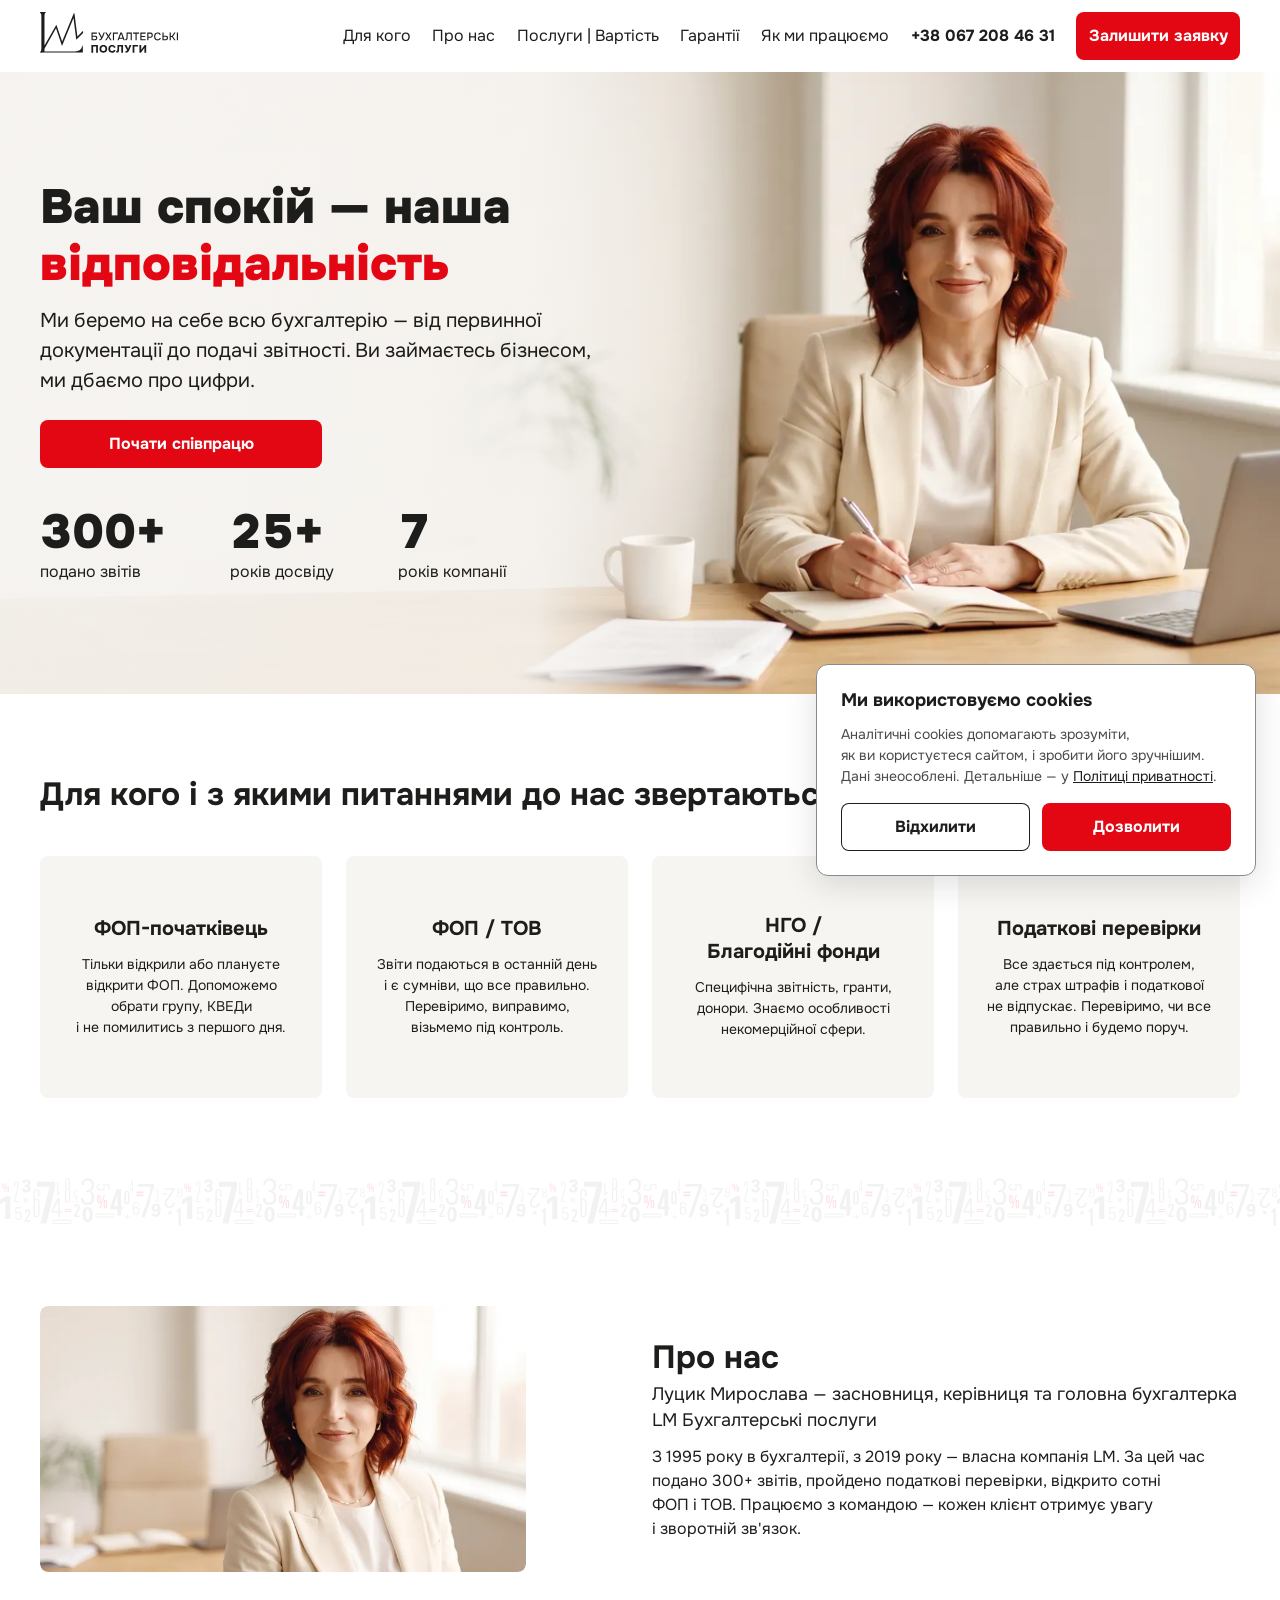
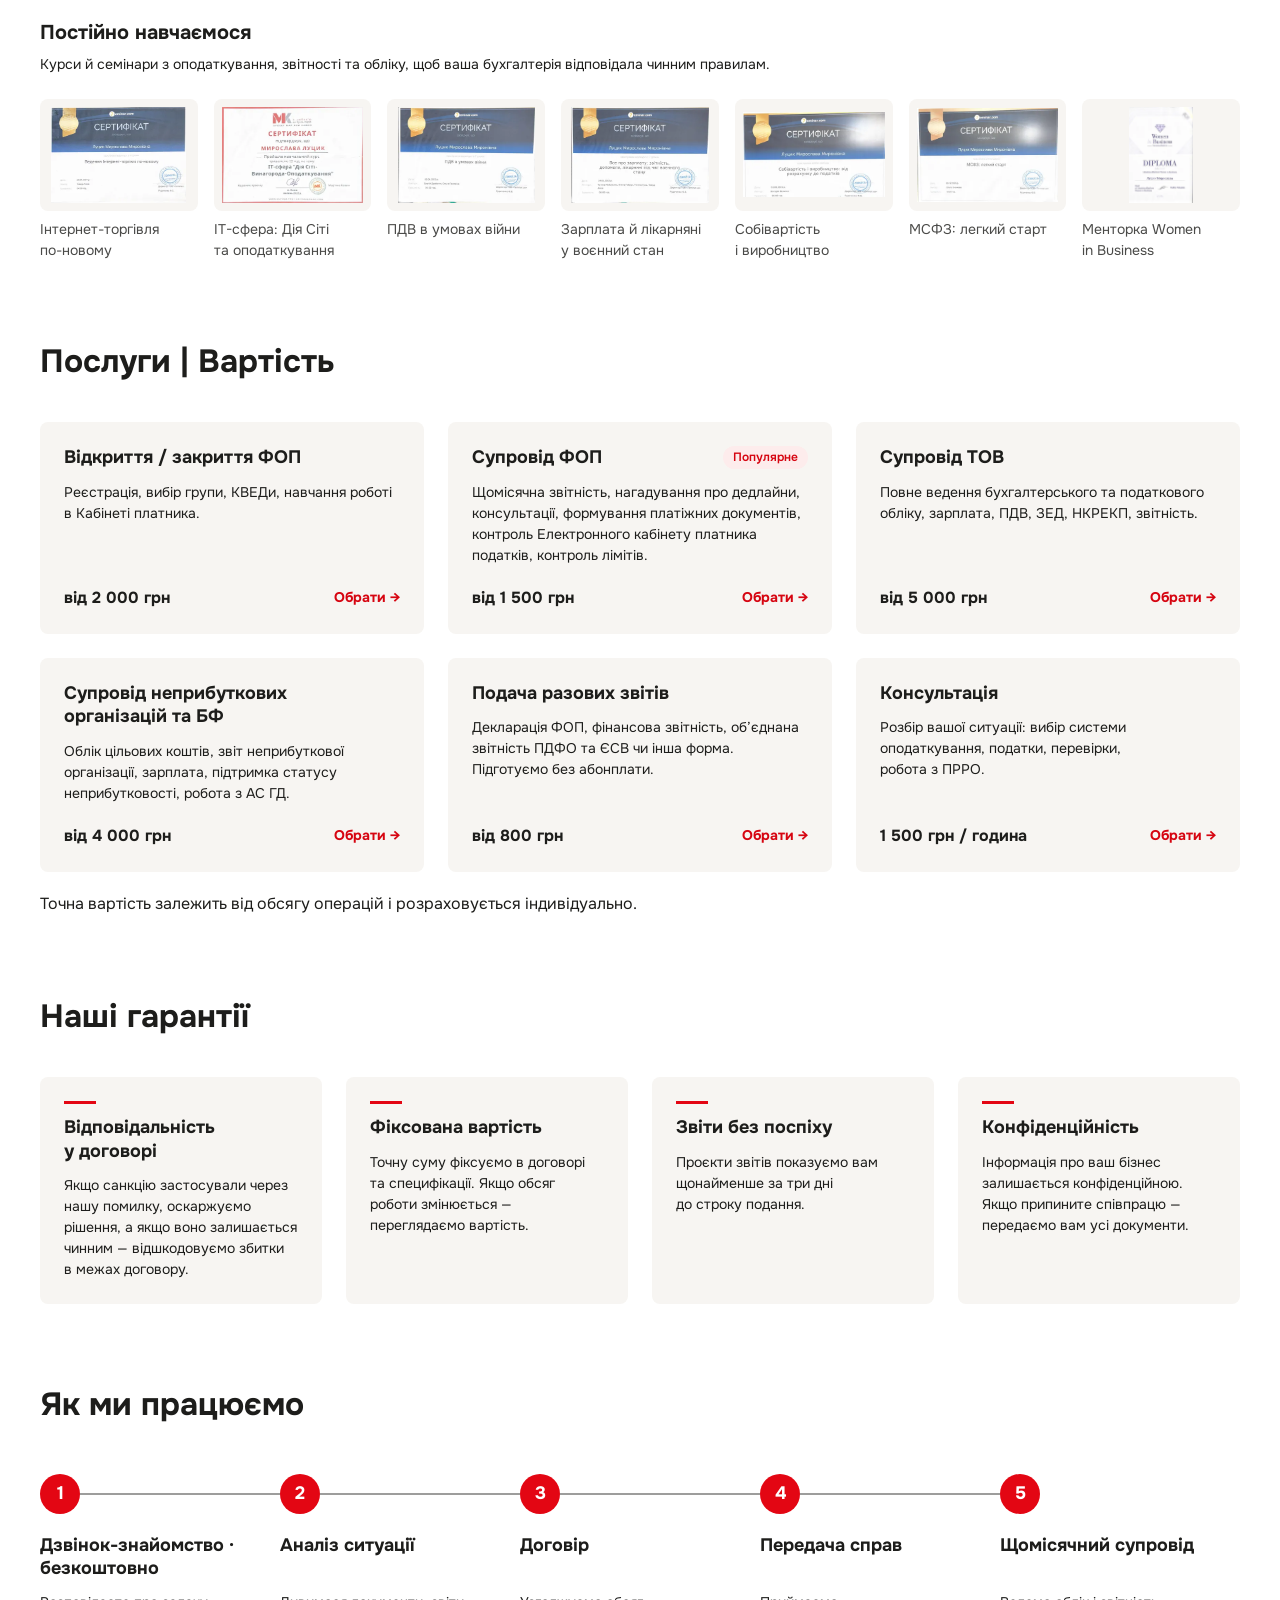
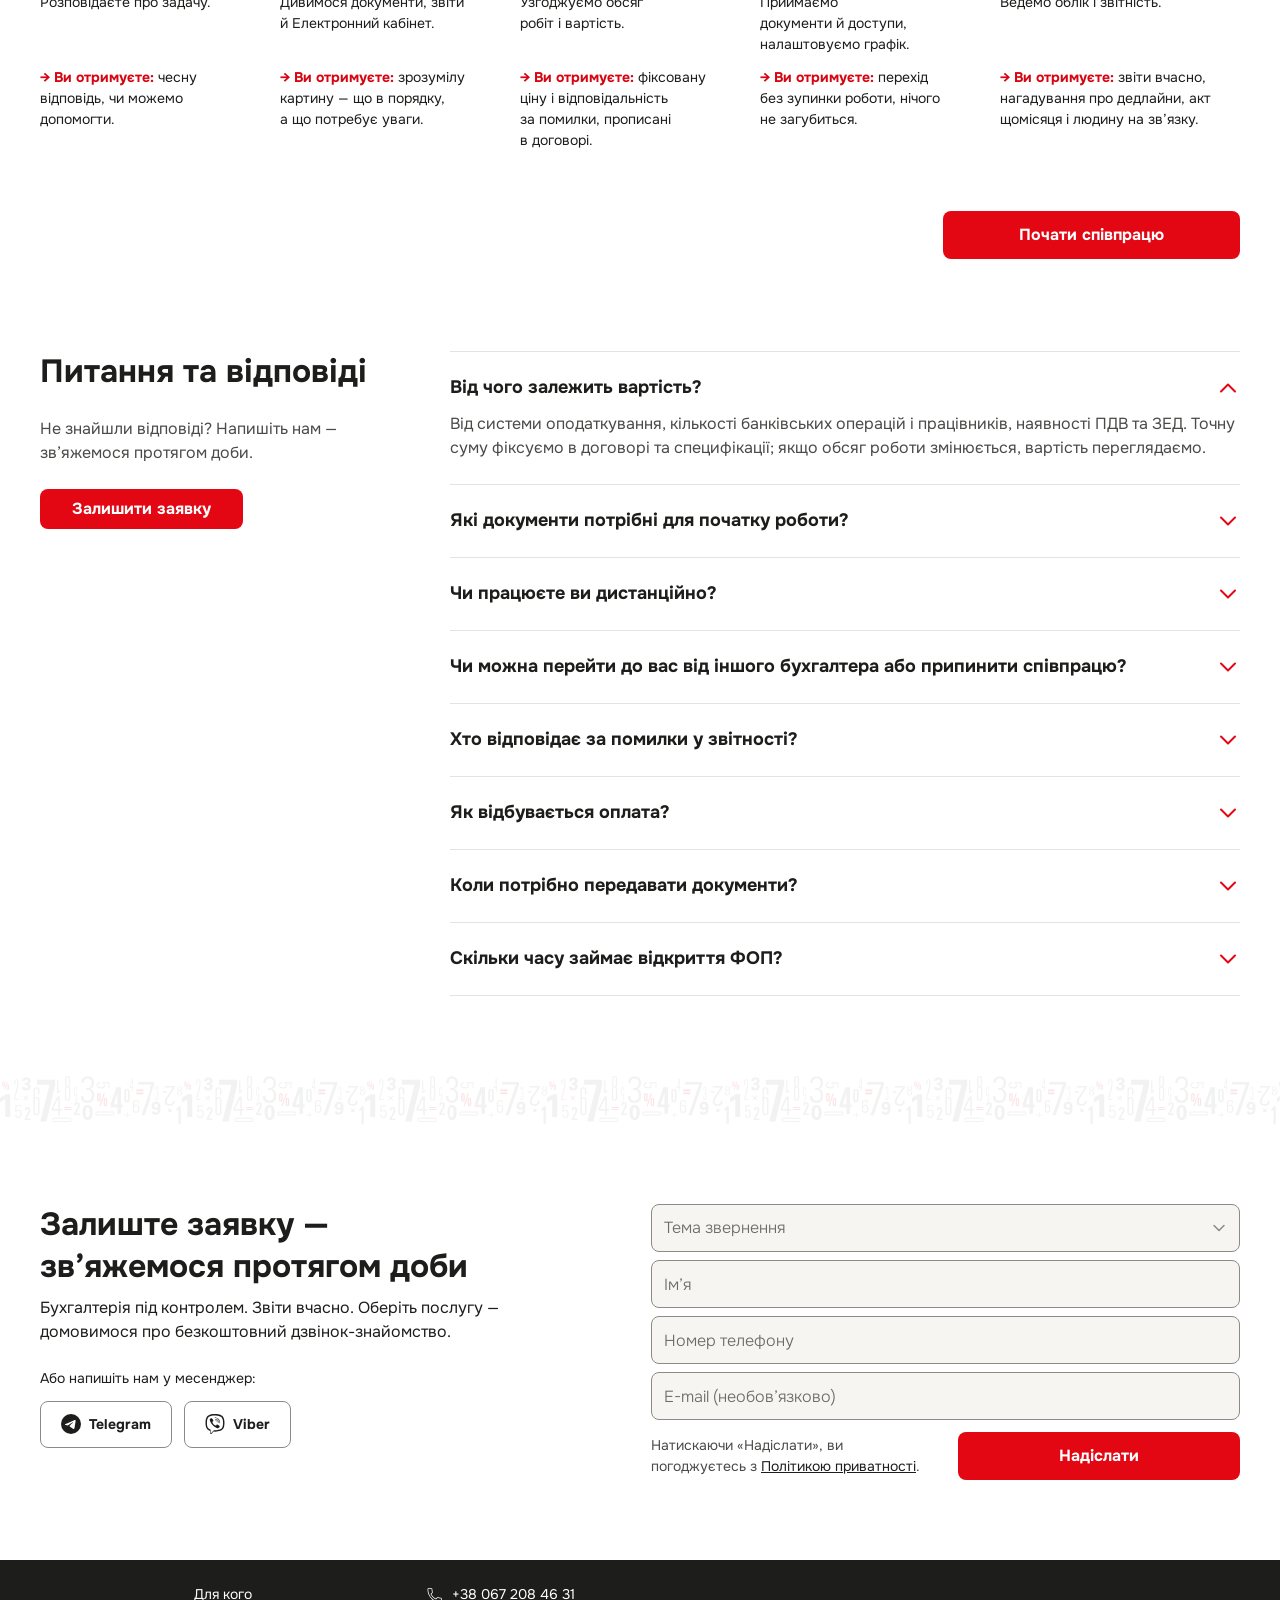
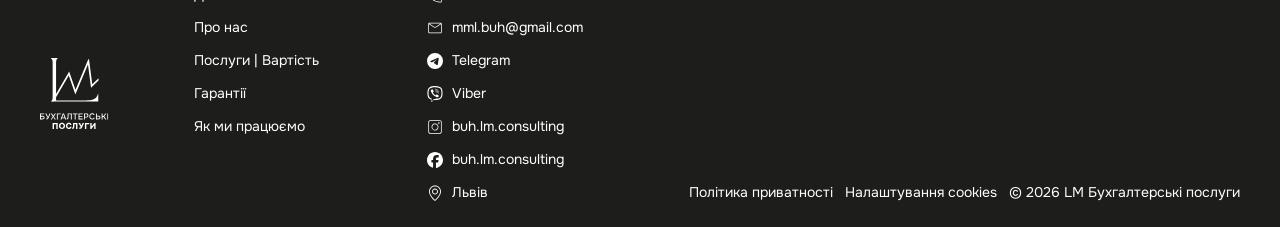
<file: index.html>
<!DOCTYPE html>
<!--
  АДРЕСА САЙТУ: https://lm-buh.com.ua/ (без www; www → редирект робить GitHub Pages, файл CNAME у корені).
  Абсолютна адреса стоїть у: index.html (canonical, og:url, og:image, JSON-LD), privacy.html (og:image),
  robots.txt (Sitemap), sitemap.xml (<loc>), llms.txt. Змінюєте домен — міняйте в усіх цих місцях.

  ЩЕ НЕ ЗРОБЛЕНО:
    js/main.js        — CONFIG.TELEGRAM_WORKER_URL: адреса Cloudflare Worker для Telegram (поки порожня — канал вимкнений).
                        Дозволені Origin у Worker: https://lm-buh.com.ua, https://www.lm-buh.com.ua, localhost
    Search Console    — додати сайт у Google Search Console і Bing Webmaster Tools, надіслати sitemap.xml
    Web3Forms         — у налаштуваннях форми замінити Website URL на https://lm-buh.com.ua
-->
<html lang="uk">
<head>
  <meta charset="utf-8">
  <meta name="viewport" content="width=device-width, initial-scale=1">

  <title>Бухгалтерські послуги у Львові — супровід ФОП і ТОВ | LM</title>
  <meta name="description" content="Ведення бухгалтерії для ФОП, ТОВ і благодійних фондів у Львові та онлайн по всій Україні. 25+ років досвіду, фіксована ціна в договорі. Залиште заявку.">
  <link rel="canonical" href="https://lm-buh.com.ua/">
  <meta name="theme-color" content="#E30613">

  <!-- Клас .js потрібен, щоб ховати елементи для анімацій лише коли JS працює -->
  <script>
    document.documentElement.classList.add('js');
    // Запобіжник: якщо js/main.js так і не завантажився, за 3 с знімаємо клас .js —
    // усе, що було сховане для анімацій і акордеона, знову стає видимим
    setTimeout(function () {
      if (!window.lmReady) document.documentElement.classList.remove('js');
    }, 3000);
  </script>

  <!-- Шрифт: один варіативний файл на всі накреслення -->
  <link rel="preload" href="fonts/Onest-Variable.woff2" as="font" type="font/woff2" crossorigin>

  <link rel="stylesheet" href="css/tokens.css?v=2026-11-05-1">
  <link rel="stylesheet" href="css/styles.css?v=2026-11-05-1">

  <!-- Favicon (червоний): ico — для старих браузерів і закладок, svg — для сучасних,
       180×180 — іконка на головному екрані iPhone -->
  <link rel="icon" href="images/favicon/favicon.ico" sizes="16x16 32x32 48x48">
  <link rel="icon" href="images/favicon/favicon-red.svg" type="image/svg+xml">
  <link rel="icon" href="images/favicon/favicon-red-32.png" type="image/png" sizes="32x32">
  <link rel="apple-touch-icon" href="images/favicon/favicon-red-180.png" sizes="180x180">

  <!-- Open Graph і Twitter Card: як сторінка виглядає, коли нею діляться -->
  <meta property="og:type" content="website">
  <meta property="og:locale" content="uk_UA">
  <meta property="og:site_name" content="LM Бухгалтерські послуги">
  <meta property="og:url" content="https://lm-buh.com.ua/">
  <meta property="og:title" content="Бухгалтерські послуги у Львові — супровід ФОП і ТОВ | LM">
  <meta property="og:description" content="Ведення бухгалтерії для ФОП, ТОВ і благодійних фондів у Львові та онлайн по всій Україні. 25+ років досвіду, фіксована ціна в договорі.">
  <meta property="og:image" content="https://lm-buh.com.ua/images/og-image.jpg">
  <meta property="og:image:width" content="1200">
  <meta property="og:image:height" content="630">
  <meta property="og:image:alt" content="LM Бухгалтерські послуги — бухгалтерський супровід у Львові">
  <meta name="twitter:card" content="summary_large_image">

  <!-- Структуровані дані: компанія. Послуги й ціни («від …») — ті самі, що в картках
       «Послуги | Вартість»; sameAs — ті самі посилання, що у футері.
       Змінюєте ціну чи послугу на сторінці — змініть і тут -->
  <script type="application/ld+json">
  {
    "@context": "https://schema.org",
    "@type": "AccountingService",
    "name": "LM Бухгалтерські послуги",
    "url": "https://lm-buh.com.ua/",
    "image": "https://lm-buh.com.ua/images/og-image.jpg",
    "telephone": "+380672084631",
    "email": "mml.buh@gmail.com",
    "address": {
      "@type": "PostalAddress",
      "addressLocality": "Львів",
      "addressCountry": "UA"
    },
    "areaServed": [
      {
        "@type": "City",
        "name": "Львів"
      },
      {
        "@type": "Country",
        "name": "Україна"
      }
    ],
    "founder": {
      "@type": "Person",
      "name": "Мирослава Луцик",
      "jobTitle": "Засновниця, головна бухгалтерка",
      "image": "https://lm-buh.com.ua/images/about-1200.jpg"
    },
    "sameAs": [
      "https://www.instagram.com/buh.lm.consulting/",
      "https://www.facebook.com/buh.lm.consulting/",
      "https://t.me/+380672084631"
    ],
    "priceRange": "від 800 грн",
    "makesOffer": [
      {
        "@type": "Offer",
        "itemOffered": {
          "@type": "Service",
          "name": "Відкриття / закриття ФОП",
          "description": "Реєстрація, вибір групи, КВЕДи, навчання роботі в Кабінеті платника."
        },
        "priceSpecification": {
          "@type": "PriceSpecification",
          "minPrice": 2000,
          "priceCurrency": "UAH"
        }
      },
      {
        "@type": "Offer",
        "itemOffered": {
          "@type": "Service",
          "name": "Супровід ФОП",
          "description": "Щомісячна звітність, нагадування про дедлайни, консультації, формування платіжних документів, контроль Електронного кабінету платника податків, контроль лімітів."
        },
        "priceSpecification": {
          "@type": "PriceSpecification",
          "minPrice": 1500,
          "priceCurrency": "UAH"
        }
      },
      {
        "@type": "Offer",
        "itemOffered": {
          "@type": "Service",
          "name": "Супровід ТОВ",
          "description": "Повне ведення бухгалтерського та податкового обліку, зарплата, ПДВ, ЗЕД, НКРЕКП, звітність."
        },
        "priceSpecification": {
          "@type": "PriceSpecification",
          "minPrice": 5000,
          "priceCurrency": "UAH"
        }
      },
      {
        "@type": "Offer",
        "itemOffered": {
          "@type": "Service",
          "name": "Супровід неприбуткових організацій та БФ",
          "description": "Облік цільових коштів, звіт неприбуткової організації, зарплата, підтримка статусу неприбутковості, робота з АС ГД."
        },
        "priceSpecification": {
          "@type": "PriceSpecification",
          "minPrice": 4000,
          "priceCurrency": "UAH"
        }
      },
      {
        "@type": "Offer",
        "itemOffered": {
          "@type": "Service",
          "name": "Подача разових звітів",
          "description": "Декларація ФОП, фінансова звітність, об’єднана звітність ПДФО та ЄСВ чи інша форма. Підготуємо без абонплати."
        },
        "priceSpecification": {
          "@type": "PriceSpecification",
          "minPrice": 800,
          "priceCurrency": "UAH"
        }
      },
      {
        "@type": "Offer",
        "itemOffered": {
          "@type": "Service",
          "name": "Консультація",
          "description": "Розбір вашої ситуації: вибір системи оподаткування, податки, перевірки, робота з ПРРО."
        },
        "priceSpecification": {
          "@type": "UnitPriceSpecification",
          "price": 1500,
          "priceCurrency": "UAH",
          "unitCode": "HUR",
          "unitText": "година"
        }
      }
    ]
  }
  </script>
  <!-- FAQPage: тексти мають збігатися з видимими в секції «Питання та відповіді».
       Змінюєте відповідь на сторінці — змініть її і тут -->
  <script type="application/ld+json">
  {
    "@context": "https://schema.org",
    "@type": "FAQPage",
    "mainEntity": [
      {
        "@type": "Question",
        "name": "Від чого залежить вартість?",
        "acceptedAnswer": {
          "@type": "Answer",
          "text": "Від системи оподаткування, кількості банківських операцій і працівників, наявності ПДВ та ЗЕД. Точну суму фіксуємо в договорі та специфікації; якщо обсяг роботи змінюється, вартість переглядаємо."
        }
      },
      {
        "@type": "Question",
        "name": "Які документи потрібні для початку роботи?",
        "acceptedAnswer": {
          "@type": "Answer",
          "text": "Для ФОП достатньо паспорта, ІПН та електронного ключа. Для ТОВ і неприбуткових організацій додатково потрібні установчі документи, доступ до Електронного кабінету та клієнт-банку."
        }
      },
      {
        "@type": "Question",
        "name": "Чи працюєте ви дистанційно?",
        "acceptedAnswer": {
          "@type": "Answer",
          "text": "Так, з клієнтами по всій Україні: документи приймаємо онлайн, звіти подаємо в електронному вигляді."
        }
      },
      {
        "@type": "Question",
        "name": "Чи можна перейти до вас від іншого бухгалтера або припинити співпрацю?",
        "acceptedAnswer": {
          "@type": "Answer",
          "text": "Так. Перевіримо стан обліку й приймемо справи без зупинки вашої роботи. Договір можна розірвати, попередивши за 30 днів; усі документи передаємо вам. Інформація про ваш бізнес залишається конфіденційною."
        }
      },
      {
        "@type": "Question",
        "name": "Хто відповідає за помилки у звітності?",
        "acceptedAnswer": {
          "@type": "Answer",
          "text": "Наша відповідальність закріплена в договорі. Якщо санкцію застосували через нашу помилку в обліку чи звітності, ми оскаржуємо рішення, а якщо воно залишається чинним, відшкодовуємо збитки в межах, визначених договором."
        }
      },
      {
        "@type": "Question",
        "name": "Як відбувається оплата?",
        "acceptedAnswer": {
          "@type": "Answer",
          "text": "Працюємо за договором. Оплата щомісяця до 15-го числа за поточний місяць, після завершення місяця надаємо акт наданих послуг."
        }
      },
      {
        "@type": "Question",
        "name": "Коли потрібно передавати документи?",
        "acceptedAnswer": {
          "@type": "Answer",
          "text": "До 5-го числа місяця, наступного за звітним. Проєкти звітів показуємо вам щонайменше за три дні до строку подання."
        }
      },
      {
        "@type": "Question",
        "name": "Скільки часу займає відкриття ФОП?",
        "acceptedAnswer": {
          "@type": "Answer",
          "text": "Зазвичай 1–2 робочі дні після отримання документів. Реєстрацію платником єдиного податку подаємо одразу."
        }
      }
    ]
  }
  </script>
</head>
<body>
  <a class="skip-link" href="#main">Перейти до&nbsp;основного вмісту</a>

  <!-- Банер згоди на cookies (не modal, не блокує сторінку). Показує js/main.js, поки людина
       не обрала; вибір живе 12 місяців. Без JS лишається схованим — аналітики тоді теж немає.
       Стоїть одразу після skip-link, щоб у порядку Tab іти першим -->
  <div class="cookie-banner" data-cookie-banner role="region" aria-label="Згода на cookies" tabindex="-1" hidden>
    <h2 class="cookie-banner__title">Ми&nbsp;використовуємо cookies</h2>
    <p class="cookie-banner__text">Аналітичні cookies допомагають зрозуміти, як&nbsp;ви&nbsp;користуєтеся сайтом, і&nbsp;зробити його зручнішим. Дані знеособлені. Детальніше&nbsp;— у&nbsp;<a class="cookie-banner__link" href="privacy.html">Політиці приватності</a>.</p>
    <div class="cookie-banner__actions">
      <button class="btn btn--outline cookie-banner__button" type="button" data-consent="denied">Відхилити</button>
      <button class="btn cookie-banner__button" type="button" data-consent="granted">Дозволити</button>
    </div>
  </div>

  <!-- 1. Header -->
  <header class="site-header">
    <div class="container site-header__inner">
      <a class="site-header__logo" href="#top">
        <img src="images/logo-horizontal-black.svg" alt="LM Бухгалтерські послуги — на початок сторінки" width="138" height="42">
      </a>

      <nav class="site-nav" id="site-nav" aria-label="Головна навігація">
        <ul class="site-nav__list">
          <li><a class="site-nav__link" href="#for-whom">Для&nbsp;кого</a></li>
          <li><a class="site-nav__link" href="#about">Про&nbsp;нас</a></li>
          <li><a class="site-nav__link" href="#services">Послуги | Вартість</a></li>
          <li><a class="site-nav__link" href="#guarantees">Гарантії</a></li>
          <li><a class="site-nav__link" href="#how">Як&nbsp;ми&nbsp;працюємо</a></li>
        </ul>
      </nav>

      <div class="site-header__actions">
        <a class="site-header__phone" href="tel:+380672084631">+38 067 208 46 31</a>
        <a class="btn site-header__cta" href="#contact" data-cta="header">Залишити заявку</a>
        <button class="burger" type="button" aria-expanded="false" aria-controls="mobile-menu" aria-haspopup="dialog" aria-label="Відкрити меню">
          <img class="burger__icon" src="images/icons/icon-burger.svg" alt="" width="44" height="40">
        </button>
      </div>
    </div>
  </header>

  <!-- Мобільне меню: повноекранний діалог. Поки відкрите, сторінка під ним
       не прокручується, а Tab ходить лише всередині (showModal) -->
  <dialog class="mobile-menu" id="mobile-menu" aria-label="Меню">
    <div class="container mobile-menu__header">
      <a class="mobile-menu__logo" href="#top">
        <img src="images/logo-horizontal-white.svg" alt="LM Бухгалтерські послуги — на початок сторінки" width="138" height="42">
      </a>
      <button class="mobile-menu__close" type="button" aria-label="Закрити меню">
        <img src="images/icons/icon-close.svg" alt="" width="44" height="44">
      </button>
    </div>

    <nav class="mobile-menu__nav" aria-label="Меню">
      <ul class="mobile-menu__list">
        <li><a class="mobile-menu__link" href="#for-whom" autofocus>Для&nbsp;кого</a></li>
        <li><a class="mobile-menu__link" href="#about">Про&nbsp;нас</a></li>
        <li><a class="mobile-menu__link" href="#services">Послуги | Вартість</a></li>
        <li><a class="mobile-menu__link" href="#guarantees">Гарантії</a></li>
        <li><a class="mobile-menu__link" href="#how">Як&nbsp;ми&nbsp;працюємо</a></li>
      </ul>
    </nav>

    <ul class="mobile-menu__contacts">
      <li>
        <a class="mobile-menu__contact" href="tel:+380672084631">
          <svg class="mobile-menu__icon" width="18" height="18" aria-hidden="true" focusable="false" viewBox="0 0 18 18" fill="none"><path d="M14.625 16.5C14.9234 16.5 15.2095 16.3815 15.4205 16.1705C15.6315 15.9595 15.75 15.6734 15.75 15.375V12.75C15.75 12.4516 15.6315 12.1655 15.4205 11.9545C15.2095 11.7435 14.9234 11.625 14.625 11.625C13.7475 11.625 12.885 11.49 12.06 11.2125C11.8628 11.1502 11.6522 11.1432 11.4513 11.1921C11.2503 11.241 11.0666 11.3441 10.92 11.49L9.84 12.57C7.97418 11.5518 6.44069 10.0183 5.4225 8.1525L6.495 7.08C6.8025 6.7875 6.915 6.3525 6.78 5.9325C6.51 5.115 6.375 4.2525 6.375 3.375C6.375 3.07663 6.25647 2.79048 6.0455 2.5795C5.83452 2.36853 5.54837 2.25 5.25 2.25H2.625C2.32663 2.25 2.04048 2.36853 1.8295 2.5795C1.61853 2.79048 1.5 3.07663 1.5 3.375C1.5 10.6125 7.3875 16.5 14.625 16.5ZM2.625 3H5.25C5.34946 3 5.44484 3.03951 5.51517 3.10984C5.58549 3.18016 5.625 3.27554 5.625 3.375C5.625 4.335 5.775 5.2725 6.0675 6.165C6.105 6.27 6.0975 6.42 5.9775 6.54L4.5 8.01C5.7375 10.4325 7.5525 12.2475 9.9825 13.5L11.445 12.0225C11.55 11.9175 11.6925 11.8875 11.8275 11.925C12.7275 12.225 13.665 12.375 14.625 12.375C14.7245 12.375 14.8198 12.4145 14.8902 12.4848C14.9605 12.5552 15 12.6505 15 12.75V15.375C15 15.4745 14.9605 15.5698 14.8902 15.6402C14.8198 15.7105 14.7245 15.75 14.625 15.75C7.8 15.75 2.25 10.2 2.25 3.375C2.25 3.27554 2.28951 3.18016 2.35984 3.10984C2.43016 3.03951 2.52554 3 2.625 3Z" fill="currentColor"/></svg>
          <span><span class="visually-hidden">Телефон: </span>+38&nbsp;067&nbsp;208&nbsp;46&nbsp;31</span>
        </a>
      </li>
      <li>
        <a class="mobile-menu__contact" href="mailto:mml.buh@gmail.com">
          <svg class="mobile-menu__icon" width="18" height="18" aria-hidden="true" focusable="false" viewBox="0 0 18 18" fill="none"><path d="M3.462 14.25C3.1165 14.25 2.82825 14.1345 2.59725 13.9035C2.36625 13.6725 2.2505 13.384 2.25 13.038V4.962C2.25 4.6165 2.36575 4.32825 2.59725 4.09725C2.82875 3.86625 3.11675 3.7505 3.46125 3.75H14.5387C14.8837 3.75 15.1718 3.86575 15.4028 4.09725C15.6338 4.32875 15.7495 4.617 15.75 4.962V13.0388C15.75 13.3838 15.6343 13.672 15.4028 13.9035C15.1713 14.135 14.8833 14.2505 14.5387 14.25H3.462ZM9 9.087L3 5.16375V13.0388C3 13.1733 3.04325 13.2838 3.12975 13.3703C3.21625 13.4568 3.327 13.5 3.462 13.5H14.5387C14.6733 13.5 14.7837 13.4568 14.8702 13.3703C14.9567 13.2838 15 13.173 15 13.038V5.163L9 9.087ZM9 8.25L14.769 4.5H3.231L9 8.25ZM3 5.16375V4.5V13.0388C3 13.1733 3.04325 13.2838 3.12975 13.3703C3.21625 13.4568 3.327 13.5 3.462 13.5H3V5.16375Z" fill="currentColor"/></svg>
          <span><span class="visually-hidden">E-mail: </span>mml.buh@gmail.com</span>
        </a>
      </li>
      <li>
        <a class="mobile-menu__contact" href="https://t.me/+380672084631" aria-label="Написати в Telegram">
          <svg class="mobile-menu__icon" width="18" height="18" aria-hidden="true" focusable="false" viewBox="-1.5 -1.5 27.0 27.0"><path d="M11.944 0A12 12 0 0 0 0 12a12 12 0 0 0 12 12 12 12 0 0 0 12-12A12 12 0 0 0 12 0a12 12 0 0 0-.056 0zm4.962 7.224c.1-.002.321.023.465.14a.506.506 0 0 1 .171.325c.016.093.036.306.02.472-.18 1.898-.962 6.502-1.36 8.627-.168.9-.499 1.201-.82 1.23-.696.065-1.225-.46-1.9-.902-1.056-.693-1.653-1.124-2.678-1.8-1.185-.78-.417-1.21.258-1.91.177-.184 3.247-2.977 3.307-3.23.007-.032.014-.15-.056-.212s-.174-.041-.249-.024c-.106.024-1.793 1.14-5.061 3.345-.48.33-.913.49-1.302.48-.428-.008-1.252-.241-1.865-.44-.752-.245-1.349-.374-1.297-.789.027-.216.325-.437.893-.663 3.498-1.524 5.83-2.529 6.998-3.014 3.332-1.386 4.025-1.627 4.476-1.635z" fill="currentColor"/></svg>
          <span>Telegram</span>
        </a>
      </li>
      <li>
        <a class="mobile-menu__contact" href="viber://chat?number=%2B380672084631" aria-label="Написати у Viber">
          <svg class="mobile-menu__icon" width="18" height="18" aria-hidden="true" focusable="false" viewBox="-1.5 -1.5 27.0 27.0"><path d="M11.4 0C9.473.028 5.333.344 3.02 2.467 1.302 4.187.696 6.7.633 9.817.57 12.933.488 18.776 6.12 20.36h.003l-.004 2.416s-.037.977.61 1.177c.777.242 1.234-.5 1.98-1.302.407-.44.972-1.084 1.397-1.58 3.85.326 6.812-.416 7.15-.525.776-.252 5.176-.816 5.892-6.657.74-6.02-.36-9.83-2.34-11.546-.596-.55-3.006-2.3-8.375-2.323 0 0-.395-.025-1.037-.017zm.058 1.693c.545-.004.88.017.88.017 4.542.02 6.717 1.388 7.222 1.846 1.675 1.435 2.53 4.868 1.906 9.897v.002c-.604 4.878-4.174 5.184-4.832 5.395-.28.09-2.882.737-6.153.524 0 0-2.436 2.94-3.197 3.704-.12.12-.26.167-.352.144-.13-.033-.166-.188-.165-.414l.02-4.018c-4.762-1.32-4.485-6.292-4.43-8.895.054-2.604.543-4.738 1.996-6.173 1.96-1.773 5.474-2.018 7.11-2.03zm.38 2.602c-.167 0-.303.135-.304.302 0 .167.133.303.3.305 1.624.01 2.946.537 4.028 1.592 1.073 1.046 1.62 2.468 1.633 4.334.002.167.14.3.307.3.166-.002.3-.138.3-.304-.014-1.984-.618-3.596-1.816-4.764-1.19-1.16-2.692-1.753-4.447-1.765zm-3.96.695c-.19-.032-.4.005-.616.117l-.01.002c-.43.247-.816.562-1.146.932-.002.004-.006.004-.008.008-.267.323-.42.638-.46.948-.008.046-.01.093-.007.14 0 .136.022.27.065.4l.013.01c.135.48.473 1.276 1.205 2.604.42.768.903 1.5 1.446 2.186.27.344.56.673.87.984l.132.132c.31.308.64.6.984.87.686.543 1.418 1.027 2.186 1.447 1.328.733 2.126 1.07 2.604 1.206l.01.014c.13.042.265.064.402.063.046.002.092 0 .138-.008.31-.036.627-.19.948-.46.004 0 .003-.002.008-.005.37-.33.683-.72.93-1.148l.003-.01c.225-.432.15-.842-.18-1.12-.004 0-.698-.58-1.037-.83-.36-.255-.73-.492-1.113-.71-.51-.285-1.032-.106-1.248.174l-.447.564c-.23.283-.657.246-.657.246-3.12-.796-3.955-3.955-3.955-3.955s-.037-.426.248-.656l.563-.448c.277-.215.456-.737.17-1.248-.217-.383-.454-.756-.71-1.115-.25-.34-.826-1.033-.83-1.035-.137-.165-.31-.265-.502-.297zm4.49.88c-.158.002-.29.124-.3.282-.01.167.115.312.282.324 1.16.085 2.017.466 2.645 1.15.63.688.93 1.524.906 2.57-.002.168.13.306.3.31.166.003.305-.13.31-.297.025-1.175-.334-2.193-1.067-2.994-.74-.81-1.777-1.253-3.05-1.346h-.024zm.463 1.63c-.16.002-.29.127-.3.287-.008.167.12.31.288.32.523.028.875.175 1.113.422.24.245.388.62.416 1.164.01.167.15.295.318.287.167-.008.295-.15.287-.317-.03-.644-.215-1.178-.58-1.557-.367-.378-.893-.574-1.52-.607h-.018z" fill="currentColor"/></svg>
          <span>Viber</span>
        </a>
      </li>
    </ul>

    <a class="mobile-menu__cta" href="#contact" data-cta="menu">Залишити заявку</a>
  </dialog>

  <main id="main">

    <!-- 2. Hero -->
    <section class="hero" id="hero" aria-labelledby="hero-title">
      <!-- До 600px — окремий кадр 390×300, далі — широке фото -->
      <picture class="hero__media">
        <source media="(max-width: 599px)" type="image/webp" sizes="100vw" width="390" height="300"
                srcset="images/hero-mobile-390.webp 390w, images/hero-mobile-780.webp 780w, images/hero-mobile-1170.webp 1170w">
        <source media="(max-width: 599px)" sizes="100vw" width="390" height="300"
                srcset="images/hero-mobile-390.jpg 390w, images/hero-mobile-780.jpg 780w, images/hero-mobile-1170.jpg 1170w">
        <source type="image/webp" sizes="100vw" width="1440" height="712"
                srcset="images/hero-1440.webp 1440w, images/hero-2880.webp 2880w">
        <img src="images/hero-1440.jpg" sizes="100vw" width="1440" height="712"
             srcset="images/hero-1440.jpg 1440w, images/hero-2880.jpg 2880w"
             alt="Бухгалтерка за робочим столом із записником і ноутбуком" fetchpriority="high">
      </picture>

      <div class="container hero__content">
        <div class="hero__text">
          <!-- Два рядки: кожен у «масці» (overflow: hidden), з-під якої виїжджає текст -->
          <h1 class="hero__title" id="hero-title">
            <span class="hero__title-line"><span class="hero__title-inner">Ваш спокій&nbsp;— наша</span></span>
            <span class="hero__title-line"><span class="hero__title-inner hero__title-accent">відповідальність</span></span>
          </h1>
          <p class="hero__lead">Ми&nbsp;беремо на&nbsp;себе всю бухгалтерію&nbsp;— від&nbsp;первинної документації до&nbsp;подачі звітності. Ви&nbsp;займаєтесь бізнесом, ми&nbsp;дбаємо про&nbsp;цифри.</p>
          <a class="btn hero__cta" href="#contact" data-sticky-cta-yield data-cta="hero">Почати співпрацю</a>
        </div>

        <ul class="stats">
          <li class="stats__item">
            <span class="stats__value"><span class="visually-hidden">300+</span><span aria-hidden="true"><span data-count="300">300</span>+</span></span>
            <span class="stats__label">подано звітів</span>
          </li>
          <li class="stats__item">
            <span class="stats__value"><span class="visually-hidden">25+</span><span aria-hidden="true"><span data-count="25">25</span>+</span></span>
            <span class="stats__label">років досвіду</span>
          </li>
          <li class="stats__item">
            <span class="stats__value"><span class="visually-hidden">7</span><span aria-hidden="true"><span data-count="7">7</span></span></span>
            <span class="stats__label">років компанії</span>
          </li>
        </ul>
      </div>
    </section>

    <!-- Патерн-смуга (декоративна): на мобайлі стоїть тут, на десктопі — після «Для кого» -->
    <div class="pattern-strip pattern-strip--mobile pattern-strip--after-stats" aria-hidden="true"></div>

    <!-- 3. Для кого -->
    <section class="section for-whom" id="for-whom" aria-labelledby="for-whom-title">
      <div class="container">
        <h2 class="section__title" id="for-whom-title" data-reveal>Для&nbsp;кого і&nbsp;з&nbsp;якими питаннями до&nbsp;нас звертаються</h2>

        <ul class="for-whom__cards">
          <li class="for-whom__card" data-reveal>
            <h3 class="for-whom__card-title">ФОП-початківець</h3>
            <p class="for-whom__card-text">Тільки відкрили або плануєте відкрити ФОП. Допоможемо обрати групу, КВЕДи і&nbsp;не&nbsp;помилитись з&nbsp;першого дня.</p>
          </li>
          <li class="for-whom__card" data-reveal>
            <h3 class="for-whom__card-title">ФОП / ТОВ</h3>
            <p class="for-whom__card-text">Звіти подаються в&nbsp;останній день і&nbsp;є&nbsp;сумніви, що&nbsp;все правильно. Перевіримо, виправимо, візьмемо під&nbsp;контроль.</p>
          </li>
          <li class="for-whom__card" data-reveal>
            <h3 class="for-whom__card-title">НГО / Благодійні фонди</h3>
            <p class="for-whom__card-text">Специфічна звітність, гранти, донори. Знаємо особливості некомерційної сфери.</p>
          </li>
          <li class="for-whom__card" data-reveal>
            <h3 class="for-whom__card-title">Податкові перевірки</h3>
            <p class="for-whom__card-text">Все здається під&nbsp;контролем, але страх штрафів і&nbsp;податкової не&nbsp;відпускає. Перевіримо, чи&nbsp;все правильно і&nbsp;будемо поруч.</p>
          </li>
        </ul>
      </div>
    </section>

    <!-- 4. Патерн-смуга (декоративна): на десктопі — після «Для кого» -->
    <div class="pattern-strip pattern-strip--desktop" aria-hidden="true"></div>

    <!-- 5. Про нас -->
    <section class="section about" id="about" aria-labelledby="about-title">
      <div class="container about__inner">
        <h2 class="about__title" id="about-title" data-reveal>Про&nbsp;нас</h2>

        <picture class="about__media" data-reveal>
          <source type="image/webp" sizes="(min-width: 768px) 486px, 135vw"
                  srcset="images/about-800.webp 800w, images/about-1200.webp 1200w">
          <img src="images/about-800.jpg" sizes="(min-width: 768px) 486px, 135vw"
               srcset="images/about-800.jpg 800w, images/about-1200.jpg 1200w"
               width="1200" height="670" loading="lazy" decoding="async"
               alt="Мирослава Луцик — жінка з рудим волоссям у світлому жакеті, усміхається на тлі офісу">
        </picture>

        <div class="about__text" data-reveal>
          <p class="about__subtitle">Луцик&nbsp;Мирослава&nbsp;— засновниця, керівниця та&nbsp;головна бухгалтерка LM&nbsp;Бухгалтерські послуги</p>
          <p class="about__body">З&nbsp;1995 року в&nbsp;бухгалтерії, з&nbsp;2019 року&nbsp;— власна компанія LM. За&nbsp;цей&nbsp;час подано 300+ звітів, пройдено податкові перевірки, відкрито сотні ФОП і&nbsp;ТОВ. Працюємо з&nbsp;командою&nbsp;— кожен клієнт отримує увагу і&nbsp;зворотній зв'язок.</p>
        </div>
      </div>

      <!-- Сертифікати: мобайл — горизонтальна прокрутка, десктоп — 7 в ряд.
           Мініатюра — посилання на велике зображення: з JS клік відкриває перегляд
           (#cert-viewer, js/main.js), без JS — просто саму картинку -->
      <div class="container certs">
        <div class="certs__header" data-reveal>
          <h3 class="certs__title">Постійно навчаємося</h3>
          <p class="certs__text">Курси й&nbsp;семінари з&nbsp;оподаткування, звітності та&nbsp;обліку, щоб ваша бухгалтерія відповідала чинним правилам.</p>
        </div>
        <ul class="certs__gallery" data-reveal>
            <li class="cert">
              <a class="cert__thumb" href="images/certificates/cert-03-7eminar-internet-torgivlia-2024-1600.webp" aria-label="Відкрити сертифікат: Інтернет-торгівля по-новому"
                 data-fallback="images/certificates/cert-03-7eminar-internet-torgivlia-2024.jpg" data-width="1600" data-height="1140"
                 data-title="Інтернет-торгівля по-новому" data-org="7eminar" data-year="2024">
                <picture>
                  <source type="image/webp" srcset="images/certificates/cert-03-7eminar-internet-torgivlia-2024-400.webp">
                  <img src="images/certificates/cert-03-7eminar-internet-torgivlia-2024-400.jpg" width="400" height="285" loading="lazy" decoding="async" alt="">
                </picture>
              </a>
              <p class="cert__title">Інтернет-торгівля по-новому</p>
            </li>
            <li class="cert">
              <a class="cert__thumb" href="images/certificates/cert-04-mk-diia-city-2022-1600.webp" aria-label="Відкрити сертифікат: ІТ-сфера: Дія Сіті та оподаткування"
                 data-fallback="images/certificates/cert-04-mk-diia-city-2022.jpg" data-width="1600" data-height="1082"
                 data-title="ІТ-сфера: Дія Сіті та оподаткування" data-org="Проєкт Мар’яни Кавин" data-year="2022">
                <picture>
                  <source type="image/webp" srcset="images/certificates/cert-04-mk-diia-city-2022-400.webp">
                  <img src="images/certificates/cert-04-mk-diia-city-2022-400.jpg" width="400" height="271" loading="lazy" decoding="async" alt="">
                </picture>
              </a>
              <p class="cert__title">ІТ-сфера: Дія&nbsp;Сіті та&nbsp;оподаткування</p>
            </li>
            <li class="cert">
              <a class="cert__thumb" href="images/certificates/cert-05-7eminar-pdv-2022-1600.webp" aria-label="Відкрити сертифікат: ПДВ в умовах війни"
                 data-fallback="images/certificates/cert-05-7eminar-pdv-2022.jpg" data-width="1600" data-height="1119"
                 data-title="ПДВ в умовах війни" data-org="7eminar" data-year="2022">
                <picture>
                  <source type="image/webp" srcset="images/certificates/cert-05-7eminar-pdv-2022-400.webp">
                  <img src="images/certificates/cert-05-7eminar-pdv-2022-400.jpg" width="400" height="280" loading="lazy" decoding="async" alt="">
                </picture>
              </a>
              <p class="cert__title">ПДВ в&nbsp;умовах війни</p>
            </li>
            <li class="cert">
              <a class="cert__thumb" href="images/certificates/cert-06-7eminar-zarplata-2022-1600.webp" aria-label="Відкрити сертифікат: Зарплата й лікарняні у воєнний стан"
                 data-fallback="images/certificates/cert-06-7eminar-zarplata-2022.jpg" data-width="1600" data-height="1114"
                 data-title="Зарплата, допомоги й лікарняні у воєнний стан" data-org="7eminar" data-year="2022">
                <picture>
                  <source type="image/webp" srcset="images/certificates/cert-06-7eminar-zarplata-2022-400.webp">
                  <img src="images/certificates/cert-06-7eminar-zarplata-2022-400.jpg" width="400" height="279" loading="lazy" decoding="async" alt="">
                </picture>
              </a>
              <p class="cert__title">Зарплата й&nbsp;лікарняні у&nbsp;воєнний стан</p>
            </li>
            <li class="cert">
              <a class="cert__thumb" href="images/certificates/cert-07-7eminar-sobivartist-2021-1600.webp" aria-label="Відкрити сертифікат: Собівартість і виробництво"
                 data-fallback="images/certificates/cert-07-7eminar-sobivartist-2021.jpg" data-width="1600" data-height="958"
                 data-title="Собівартість і виробництво" data-org="7eminar" data-year="2021">
                <picture>
                  <source type="image/webp" srcset="images/certificates/cert-07-7eminar-sobivartist-2021-400.webp">
                  <img src="images/certificates/cert-07-7eminar-sobivartist-2021-400.jpg" width="400" height="240" loading="lazy" decoding="async" alt="">
                </picture>
              </a>
              <p class="cert__title">Собівартість і&nbsp;виробництво</p>
            </li>
            <li class="cert">
              <a class="cert__thumb" href="images/certificates/cert-08-7eminar-msfz-2020-1600.webp" aria-label="Відкрити сертифікат: МСФЗ: легкий старт"
                 data-fallback="images/certificates/cert-08-7eminar-msfz-2020.jpg" data-width="1600" data-height="1066"
                 data-title="МСФЗ: легкий старт" data-org="7eminar" data-year="2020">
                <picture>
                  <source type="image/webp" srcset="images/certificates/cert-08-7eminar-msfz-2020-400.webp">
                  <img src="images/certificates/cert-08-7eminar-msfz-2020-400.jpg" width="400" height="267" loading="lazy" decoding="async" alt="">
                </picture>
              </a>
              <p class="cert__title">МСФЗ: легкий старт</p>
            </li>
            <li class="cert">
              <a class="cert__thumb" href="images/certificates/cert-01-women-in-business-mentor-2026-1600.webp" aria-label="Відкрити сертифікат: Менторка Women in Business"
                 data-fallback="images/certificates/cert-01-women-in-business-mentor-2026.jpg" data-width="1069" data-height="1600"
                 data-title="Менторка Women in Business" data-org="Ukrainian Platform" data-year="2026">
                <picture>
                  <source type="image/webp" srcset="images/certificates/cert-01-women-in-business-mentor-2026-400.webp">
                  <img src="images/certificates/cert-01-women-in-business-mentor-2026-400.jpg" width="267" height="400" loading="lazy" decoding="async" alt="">
                </picture>
              </a>
              <p class="cert__title">Менторка Women in&nbsp;Business</p>
            </li>
        </ul>
      </div>
    </section>

    <!-- 6. Послуги | Вартість -->
    <section class="section services" id="services" aria-labelledby="services-title">
      <div class="container">
        <h2 class="section__title" id="services-title" data-reveal>Послуги | Вартість</h2>

        <!-- Єдиний список послуг: з data-service цих карток JS збирає
             варіанти поля «Тема звернення» у формі. Назва в data-service
             має точно збігатися із заголовком картки. -->
        <div class="services__cards">
          <article class="service-card" data-reveal>
            <h3 class="service-card__title">Відкриття / закриття ФОП</h3>
            <p class="service-card__text">Реєстрація, вибір групи, КВЕДи, навчання роботі в&nbsp;Кабінеті платника.</p>
            <div class="service-card__footer">
              <p class="service-card__price">від&nbsp;2&nbsp;000&nbsp;грн</p>
              <a class="service-card__link" href="#contact" data-service="Відкриття / закриття ФОП"><span class="service-card__link-text">Обрати</span><span class="visually-hidden"> — Відкриття / закриття ФОП</span> <span class="service-card__arrow" aria-hidden="true">→</span></a>
            </div>
          </article>
          <article class="service-card" data-reveal>
            <div class="service-card__head">
              <h3 class="service-card__title">Супровід ФОП</h3>
              <p class="service-card__badge">Популярне</p>
            </div>
            <p class="service-card__text">Щомісячна звітність, нагадування про&nbsp;дедлайни, консультації, формування платіжних документів, контроль Електронного кабінету платника податків, контроль лімітів.</p>
            <div class="service-card__footer">
              <p class="service-card__price">від&nbsp;1&nbsp;500&nbsp;грн</p>
              <a class="service-card__link" href="#contact" data-service="Супровід ФОП"><span class="service-card__link-text">Обрати</span><span class="visually-hidden"> — Супровід ФОП</span> <span class="service-card__arrow" aria-hidden="true">→</span></a>
            </div>
          </article>
          <article class="service-card" data-reveal>
            <h3 class="service-card__title">Супровід ТОВ</h3>
            <p class="service-card__text">Повне ведення бухгалтерського та&nbsp;податкового обліку, зарплата, ПДВ, ЗЕД, НКРЕКП, звітність.</p>
            <div class="service-card__footer">
              <p class="service-card__price">від&nbsp;5&nbsp;000&nbsp;грн</p>
              <a class="service-card__link" href="#contact" data-service="Супровід ТОВ"><span class="service-card__link-text">Обрати</span><span class="visually-hidden"> — Супровід ТОВ</span> <span class="service-card__arrow" aria-hidden="true">→</span></a>
            </div>
          </article>
          <article class="service-card" data-reveal>
            <h3 class="service-card__title">Супровід неприбуткових організацій та&nbsp;БФ</h3>
            <p class="service-card__text">Облік цільових коштів, звіт неприбуткової організації, зарплата, підтримка статусу неприбутковості, робота з&nbsp;АС&nbsp;ГД.</p>
            <div class="service-card__footer">
              <p class="service-card__price">від&nbsp;4&nbsp;000&nbsp;грн</p>
              <a class="service-card__link" href="#contact" data-service="Супровід неприбуткових організацій та БФ"><span class="service-card__link-text">Обрати</span><span class="visually-hidden"> — Супровід неприбуткових організацій та&nbsp;БФ</span> <span class="service-card__arrow" aria-hidden="true">→</span></a>
            </div>
          </article>
          <article class="service-card" data-reveal>
            <h3 class="service-card__title">Подача разових звітів</h3>
            <p class="service-card__text">Декларація ФОП, фінансова звітність, об’єднана звітність ПДФО та&nbsp;ЄСВ чи&nbsp;інша форма. Підготуємо без&nbsp;абонплати.</p>
            <div class="service-card__footer">
              <p class="service-card__price">від&nbsp;800&nbsp;грн</p>
              <a class="service-card__link" href="#contact" data-service="Подача разових звітів"><span class="service-card__link-text">Обрати</span><span class="visually-hidden"> — Подача разових звітів</span> <span class="service-card__arrow" aria-hidden="true">→</span></a>
            </div>
          </article>
          <article class="service-card" data-reveal>
            <h3 class="service-card__title">Консультація</h3>
            <p class="service-card__text">Розбір вашої ситуації: вибір системи оподаткування, податки, перевірки, робота з&nbsp;ПРРО.</p>
            <div class="service-card__footer">
              <p class="service-card__price">1&nbsp;500&nbsp;грн&nbsp;/&nbsp;година</p>
              <a class="service-card__link" href="#contact" data-service="Консультація"><span class="service-card__link-text">Обрати</span><span class="visually-hidden"> — Консультація</span> <span class="service-card__arrow" aria-hidden="true">→</span></a>
            </div>
          </article>
        </div>

        <p class="services__note" data-reveal>Точна вартість залежить від&nbsp;обсягу операцій і&nbsp;розраховується індивідуально.</p>
      </div>
    </section>

    <!-- 7. Наші гарантії -->
    <section class="section guarantees" id="guarantees" aria-labelledby="guarantees-title">
      <div class="container">
        <h2 class="section__title" id="guarantees-title" data-reveal>Наші гарантії</h2>

        <ul class="guarantees__cards">
          <li class="guarantee-card" data-reveal>
            <h3 class="guarantee-card__title">Відповідальність у&nbsp;договорі</h3>
            <p class="guarantee-card__text">Якщо санкцію застосували через нашу помилку, оскаржуємо рішення, а&nbsp;якщо воно залишається чинним&nbsp;— відшкодовуємо збитки в&nbsp;межах договору.</p>
          </li>
          <li class="guarantee-card" data-reveal>
            <h3 class="guarantee-card__title">Фіксована вартість</h3>
            <p class="guarantee-card__text">Точну суму фіксуємо в&nbsp;договорі та&nbsp;специфікації. Якщо обсяг роботи змінюється&nbsp;— переглядаємо вартість.</p>
          </li>
          <li class="guarantee-card" data-reveal>
            <h3 class="guarantee-card__title">Звіти без&nbsp;поспіху</h3>
            <p class="guarantee-card__text">Проєкти звітів показуємо&nbsp;вам щонайменше за&nbsp;три дні до&nbsp;строку подання.</p>
          </li>
          <li class="guarantee-card" data-reveal>
            <h3 class="guarantee-card__title">Конфіденційність</h3>
            <p class="guarantee-card__text">Інформація про&nbsp;ваш бізнес залишається конфіденційною. Якщо припините співпрацю&nbsp;— передаємо&nbsp;вам усі документи.</p>
          </li>
        </ul>
      </div>
    </section>

    <!-- 8. Як ми працюємо -->
    <section class="section how" id="how" aria-labelledby="how-title">
      <div class="container how__inner">
        <h2 class="section__title" id="how-title" data-reveal>Як&nbsp;ми&nbsp;працюємо</h2>

        <!-- Шкала кроків: десктоп — горизонтальна, мобайл і планшет — вертикальна.
             Кружечок із номером і лінія декоративні: нумерацію вже дає <ol> -->
        <ol class="steps">
          <li class="step" data-reveal>
            <span class="step__marker" aria-hidden="true"><span class="step__num">1</span></span>
            <div class="step__body">
              <h3 class="step__title">Дзвінок-знайомство&nbsp;· безкоштовно</h3>
              <p class="step__text">Розповідаєте про&nbsp;задачу.</p>
              <p class="step__text"><strong class="step__label"><span aria-hidden="true">→&nbsp;</span>Ви&nbsp;отримуєте:</strong> чесну відповідь, чи&nbsp;можемо допомогти.</p>
            </div>
          </li>
          <li class="step" data-reveal>
            <span class="step__marker" aria-hidden="true"><span class="step__num">2</span></span>
            <div class="step__body">
              <h3 class="step__title">Аналіз ситуації</h3>
              <p class="step__text">Дивимося документи, звіти й&nbsp;Електронний кабінет.</p>
              <p class="step__text"><strong class="step__label"><span aria-hidden="true">→&nbsp;</span>Ви&nbsp;отримуєте:</strong> зрозумілу картину&nbsp;— що&nbsp;в&nbsp;порядку, а&nbsp;що&nbsp;потребує уваги.</p>
            </div>
          </li>
          <li class="step" data-reveal>
            <span class="step__marker" aria-hidden="true"><span class="step__num">3</span></span>
            <div class="step__body">
              <h3 class="step__title">Договір</h3>
              <p class="step__text">Узгоджуємо обсяг робіт і&nbsp;вартість.</p>
              <p class="step__text"><strong class="step__label"><span aria-hidden="true">→&nbsp;</span>Ви&nbsp;отримуєте:</strong> фіксовану ціну і&nbsp;відповідальність за&nbsp;помилки, прописані в&nbsp;договорі.</p>
            </div>
          </li>
          <li class="step" data-reveal>
            <span class="step__marker" aria-hidden="true"><span class="step__num">4</span></span>
            <div class="step__body">
              <h3 class="step__title">Передача справ</h3>
              <p class="step__text">Приймаємо документи й&nbsp;доступи, налаштовуємо графік.</p>
              <p class="step__text"><strong class="step__label"><span aria-hidden="true">→&nbsp;</span>Ви&nbsp;отримуєте:</strong> перехід без&nbsp;зупинки роботи, нічого не&nbsp;загубиться.</p>
            </div>
          </li>
          <li class="step" data-reveal>
            <span class="step__marker" aria-hidden="true"><span class="step__num">5</span></span>
            <div class="step__body">
              <h3 class="step__title">Щомісячний супровід</h3>
              <p class="step__text">Ведемо облік і&nbsp;звітність.</p>
              <p class="step__text"><strong class="step__label"><span aria-hidden="true">→&nbsp;</span>Ви&nbsp;отримуєте:</strong> звіти вчасно, нагадування про&nbsp;дедлайни, акт щомісяця і&nbsp;людину на&nbsp;зв’язку.</p>
            </div>
          </li>
        </ol>

        <a class="btn how__cta" href="#contact" data-reveal data-cta="steps">Почати співпрацю</a>
      </div>
    </section>

    <!-- 9. Питання та відповіді -->
    <section class="section faq" id="faq" aria-labelledby="faq-title">
      <div class="container faq__inner">
        <div class="faq__intro" data-reveal>
          <h2 class="section__title" id="faq-title">Питання та&nbsp;відповіді</h2>
          <p class="faq__lead">Не&nbsp;знайшли відповіді? Напишіть&nbsp;нам&nbsp;— зв’яжемося протягом&nbsp;доби.</p>
          <a class="btn btn--compact faq__cta" href="#contact" data-cta="faq">Залишити заявку</a>
        </div>

        <!-- Акордеон. Без JS усі відповіді просто відкриті -->
        <div class="faq__list">
          <div class="faq__item is-open" data-reveal>
            <h3 class="faq__question">
              <button class="faq__toggle" type="button" id="faq-q1" aria-expanded="true" aria-controls="faq-a1">
                <span>Від&nbsp;чого залежить вартість?</span>
                <img class="faq__icon" src="images/icons/icon-chevron-down.svg" alt="" width="24" height="24">
              </button>
            </h3>
            <div class="faq__answer" id="faq-a1" role="region" aria-labelledby="faq-q1">
              <p>Від&nbsp;системи оподаткування, кількості банківських операцій і&nbsp;працівників, наявності ПДВ та&nbsp;ЗЕД. Точну суму фіксуємо в&nbsp;договорі та&nbsp;специфікації; якщо обсяг роботи змінюється, вартість переглядаємо.</p>
            </div>
          </div>
          <div class="faq__item" data-reveal>
            <h3 class="faq__question">
              <button class="faq__toggle" type="button" id="faq-q2" aria-expanded="false" aria-controls="faq-a2">
                <span>Які документи потрібні для&nbsp;початку роботи?</span>
                <img class="faq__icon" src="images/icons/icon-chevron-down.svg" alt="" width="24" height="24">
              </button>
            </h3>
            <div class="faq__answer" id="faq-a2" role="region" aria-labelledby="faq-q2">
              <p>Для&nbsp;ФОП достатньо паспорта, ІПН та&nbsp;електронного ключа. Для&nbsp;ТОВ і&nbsp;неприбуткових організацій додатково потрібні установчі документи, доступ до&nbsp;Електронного кабінету та&nbsp;клієнт-банку.</p>
            </div>
          </div>
          <div class="faq__item" data-reveal>
            <h3 class="faq__question">
              <button class="faq__toggle" type="button" id="faq-q3" aria-expanded="false" aria-controls="faq-a3">
                <span>Чи&nbsp;працюєте ви&nbsp;дистанційно?</span>
                <img class="faq__icon" src="images/icons/icon-chevron-down.svg" alt="" width="24" height="24">
              </button>
            </h3>
            <div class="faq__answer" id="faq-a3" role="region" aria-labelledby="faq-q3">
              <p>Так, з&nbsp;клієнтами по&nbsp;всій Україні: документи приймаємо онлайн, звіти подаємо в&nbsp;електронному вигляді.</p>
            </div>
          </div>
          <div class="faq__item" data-reveal>
            <h3 class="faq__question">
              <button class="faq__toggle" type="button" id="faq-q4" aria-expanded="false" aria-controls="faq-a4">
                <span>Чи&nbsp;можна перейти до&nbsp;вас від&nbsp;іншого бухгалтера або припинити співпрацю?</span>
                <img class="faq__icon" src="images/icons/icon-chevron-down.svg" alt="" width="24" height="24">
              </button>
            </h3>
            <div class="faq__answer" id="faq-a4" role="region" aria-labelledby="faq-q4">
              <p>Так. Перевіримо стан обліку й&nbsp;приймемо справи без&nbsp;зупинки вашої роботи. Договір можна розірвати, попередивши за&nbsp;30&nbsp;днів; усі документи передаємо&nbsp;вам. Інформація про&nbsp;ваш бізнес залишається конфіденційною.</p>
            </div>
          </div>
          <div class="faq__item" data-reveal>
            <h3 class="faq__question">
              <button class="faq__toggle" type="button" id="faq-q5" aria-expanded="false" aria-controls="faq-a5">
                <span>Хто відповідає за&nbsp;помилки у&nbsp;звітності?</span>
                <img class="faq__icon" src="images/icons/icon-chevron-down.svg" alt="" width="24" height="24">
              </button>
            </h3>
            <div class="faq__answer" id="faq-a5" role="region" aria-labelledby="faq-q5">
              <p>Наша відповідальність закріплена в&nbsp;договорі. Якщо санкцію застосували через нашу помилку в&nbsp;обліку чи&nbsp;звітності, ми&nbsp;оскаржуємо рішення, а&nbsp;якщо воно залишається чинним, відшкодовуємо збитки в&nbsp;межах, визначених договором.</p>
            </div>
          </div>
          <div class="faq__item" data-reveal>
            <h3 class="faq__question">
              <button class="faq__toggle" type="button" id="faq-q6" aria-expanded="false" aria-controls="faq-a6">
                <span>Як&nbsp;відбувається оплата?</span>
                <img class="faq__icon" src="images/icons/icon-chevron-down.svg" alt="" width="24" height="24">
              </button>
            </h3>
            <div class="faq__answer" id="faq-a6" role="region" aria-labelledby="faq-q6">
              <p>Працюємо за&nbsp;договором. Оплата щомісяця до&nbsp;15-го&nbsp;числа за&nbsp;поточний місяць, після завершення місяця надаємо акт наданих послуг.</p>
            </div>
          </div>
          <div class="faq__item" data-reveal>
            <h3 class="faq__question">
              <button class="faq__toggle" type="button" id="faq-q7" aria-expanded="false" aria-controls="faq-a7">
                <span>Коли потрібно передавати документи?</span>
                <img class="faq__icon" src="images/icons/icon-chevron-down.svg" alt="" width="24" height="24">
              </button>
            </h3>
            <div class="faq__answer" id="faq-a7" role="region" aria-labelledby="faq-q7">
              <p>До&nbsp;5-го&nbsp;числа місяця, наступного за&nbsp;звітним. Проєкти звітів показуємо&nbsp;вам щонайменше за&nbsp;три дні до&nbsp;строку подання.</p>
            </div>
          </div>
          <div class="faq__item" data-reveal>
            <h3 class="faq__question">
              <button class="faq__toggle" type="button" id="faq-q8" aria-expanded="false" aria-controls="faq-a8">
                <span>Скільки часу займає відкриття ФОП?</span>
                <img class="faq__icon" src="images/icons/icon-chevron-down.svg" alt="" width="24" height="24">
              </button>
            </h3>
            <div class="faq__answer" id="faq-a8" role="region" aria-labelledby="faq-q8">
              <p>Зазвичай 1–2&nbsp;робочі дні після отримання документів. Реєстрацію платником єдиного податку подаємо одразу.</p>
            </div>
          </div>
        </div>
      </div>
    </section>

    <!-- Друга патерн-смуга: між FAQ і формою на всіх ширинах; пливе вправо -->
    <div class="pattern-strip pattern-strip--reverse" aria-hidden="true"></div>

    <!-- 11. Форма -->
    <section class="section contact" id="contact" aria-labelledby="contact-title">
      <div class="container contact__inner">
        <div class="contact__intro" data-reveal>
          <h2 class="section__title" id="contact-title">Залиште заявку&nbsp;— зв’яжемося протягом&nbsp;доби</h2>
          <p class="contact__lead">Бухгалтерія під&nbsp;контролем. Звіти вчасно. Оберіть послугу&nbsp;— домовимося про&nbsp;безкоштовний дзвінок-знайомство.</p>
        </div>

        <!-- novalidate: перевірку й тексти помилок робить js/main.js -->
        <form class="form" id="contact-form" data-reveal action="#contact" method="post" novalidate>
          <div class="form__fields">
            <!-- Варіанти послуг у цей список додає JS із карток «Послуги | Вартість» -->
            <div class="field">
              <label class="visually-hidden" for="contact-topic">Тема звернення</label>
              <select class="field__control field__control--select" id="contact-topic" name="topic" required>
                <option value="">Тема звернення</option>
              </select>
              <p class="field__error" id="contact-topic-error" hidden></p>
              <!-- Оголошення для скрінрідера після «Обрати» на картці послуги -->
              <p class="visually-hidden" id="contact-topic-status" aria-live="polite"></p>
            </div>

            <div class="field">
              <label class="visually-hidden" for="contact-name">Ім’я</label>
              <input class="field__control" id="contact-name" name="name" type="text" placeholder="Ім’я" autocomplete="name" required>
              <p class="field__error" id="contact-name-error" hidden></p>
            </div>

            <div class="field">
              <label class="visually-hidden" for="contact-phone">Номер телефону</label>
              <input class="field__control" id="contact-phone" name="phone" type="tel" placeholder="Номер телефону" autocomplete="tel" inputmode="tel" required>
              <p class="field__error" id="contact-phone-error" hidden></p>
            </div>

            <div class="field">
              <label class="visually-hidden" for="contact-email">E-mail (необов’язково)</label>
              <input class="field__control" id="contact-email" name="email" type="email" placeholder="E-mail (необов’язково)" autocomplete="email" inputmode="email">
              <p class="field__error" id="contact-email-error" hidden></p>
            </div>

            <!-- Пастка для спам-ботів: прихована від людей і скрінрідерів -->
            <div class="form__trap" aria-hidden="true">
              <label for="botcheck">Не заповнюйте це поле</label>
              <input id="botcheck" name="botcheck" type="text" tabindex="-1" autocomplete="off" aria-hidden="true">
            </div>
          </div>

          <div class="form__submit">
            <p class="form__consent">Натискаючи «Надіслати», ви погоджуєтесь з&nbsp;<a href="privacy.html">Політикою приватності</a>.</p>
            <button class="btn form__button" type="submit">Надіслати</button>
          </div>

          <noscript>
            <p class="form__noscript">Форма працює лише з&nbsp;увімкненим JavaScript. Зателефонуйте нам: <a href="tel:+380672084631">+38&nbsp;067&nbsp;208&nbsp;46&nbsp;31</a>.</p>
          </noscript>
        </form>

        <!-- Месенджери: на мобайлі під формою, на десктопі — у лівій колонці під описом -->
        <div class="messengers" data-reveal>
          <p class="messengers__label">Або напишіть нам у&nbsp;месенджер:</p>
          <div class="messengers__buttons">
            <a class="messengers__button" href="https://t.me/+380672084631" aria-label="Написати в Telegram">
              <svg class="messengers__icon" width="20" height="20" aria-hidden="true" focusable="false" viewBox="0 0 24 24"><path d="M11.944 0A12 12 0 0 0 0 12a12 12 0 0 0 12 12 12 12 0 0 0 12-12A12 12 0 0 0 12 0a12 12 0 0 0-.056 0zm4.962 7.224c.1-.002.321.023.465.14a.506.506 0 0 1 .171.325c.016.093.036.306.02.472-.18 1.898-.962 6.502-1.36 8.627-.168.9-.499 1.201-.82 1.23-.696.065-1.225-.46-1.9-.902-1.056-.693-1.653-1.124-2.678-1.8-1.185-.78-.417-1.21.258-1.91.177-.184 3.247-2.977 3.307-3.23.007-.032.014-.15-.056-.212s-.174-.041-.249-.024c-.106.024-1.793 1.14-5.061 3.345-.48.33-.913.49-1.302.48-.428-.008-1.252-.241-1.865-.44-.752-.245-1.349-.374-1.297-.789.027-.216.325-.437.893-.663 3.498-1.524 5.83-2.529 6.998-3.014 3.332-1.386 4.025-1.627 4.476-1.635z" fill="currentColor"/></svg>
              Telegram
            </a>
            <a class="messengers__button" href="viber://chat?number=%2B380672084631" aria-label="Написати у Viber">
              <svg class="messengers__icon" width="20" height="20" aria-hidden="true" focusable="false" viewBox="0 0 24 24"><path d="M11.4 0C9.473.028 5.333.344 3.02 2.467 1.302 4.187.696 6.7.633 9.817.57 12.933.488 18.776 6.12 20.36h.003l-.004 2.416s-.037.977.61 1.177c.777.242 1.234-.5 1.98-1.302.407-.44.972-1.084 1.397-1.58 3.85.326 6.812-.416 7.15-.525.776-.252 5.176-.816 5.892-6.657.74-6.02-.36-9.83-2.34-11.546-.596-.55-3.006-2.3-8.375-2.323 0 0-.395-.025-1.037-.017zm.058 1.693c.545-.004.88.017.88.017 4.542.02 6.717 1.388 7.222 1.846 1.675 1.435 2.53 4.868 1.906 9.897v.002c-.604 4.878-4.174 5.184-4.832 5.395-.28.09-2.882.737-6.153.524 0 0-2.436 2.94-3.197 3.704-.12.12-.26.167-.352.144-.13-.033-.166-.188-.165-.414l.02-4.018c-4.762-1.32-4.485-6.292-4.43-8.895.054-2.604.543-4.738 1.996-6.173 1.96-1.773 5.474-2.018 7.11-2.03zm.38 2.602c-.167 0-.303.135-.304.302 0 .167.133.303.3.305 1.624.01 2.946.537 4.028 1.592 1.073 1.046 1.62 2.468 1.633 4.334.002.167.14.3.307.3.166-.002.3-.138.3-.304-.014-1.984-.618-3.596-1.816-4.764-1.19-1.16-2.692-1.753-4.447-1.765zm-3.96.695c-.19-.032-.4.005-.616.117l-.01.002c-.43.247-.816.562-1.146.932-.002.004-.006.004-.008.008-.267.323-.42.638-.46.948-.008.046-.01.093-.007.14 0 .136.022.27.065.4l.013.01c.135.48.473 1.276 1.205 2.604.42.768.903 1.5 1.446 2.186.27.344.56.673.87.984l.132.132c.31.308.64.6.984.87.686.543 1.418 1.027 2.186 1.447 1.328.733 2.126 1.07 2.604 1.206l.01.014c.13.042.265.064.402.063.046.002.092 0 .138-.008.31-.036.627-.19.948-.46.004 0 .003-.002.008-.005.37-.33.683-.72.93-1.148l.003-.01c.225-.432.15-.842-.18-1.12-.004 0-.698-.58-1.037-.83-.36-.255-.73-.492-1.113-.71-.51-.285-1.032-.106-1.248.174l-.447.564c-.23.283-.657.246-.657.246-3.12-.796-3.955-3.955-3.955-3.955s-.037-.426.248-.656l.563-.448c.277-.215.456-.737.17-1.248-.217-.383-.454-.756-.71-1.115-.25-.34-.826-1.033-.83-1.035-.137-.165-.31-.265-.502-.297zm4.49.88c-.158.002-.29.124-.3.282-.01.167.115.312.282.324 1.16.085 2.017.466 2.645 1.15.63.688.93 1.524.906 2.57-.002.168.13.306.3.31.166.003.305-.13.31-.297.025-1.175-.334-2.193-1.067-2.994-.74-.81-1.777-1.253-3.05-1.346h-.024zm.463 1.63c-.16.002-.29.127-.3.287-.008.167.12.31.288.32.523.028.875.175 1.113.422.24.245.388.62.416 1.164.01.167.15.295.318.287.167-.008.295-.15.287-.317-.03-.644-.215-1.178-.58-1.557-.367-.378-.893-.574-1.52-.607h-.018z" fill="currentColor"/></svg>
              Viber
            </a>
          </div>
        </div>
      </div>
    </section>

    <!-- Попапи форми: успіх і помилка -->
    <dialog class="popup" id="popup-success" aria-labelledby="popup-success-title">
      <img class="popup__icon" src="images/icons/icon-done.svg" alt="" width="28" height="28">
      <p class="popup__title" id="popup-success-title">Заявку надіслано!</p>
      <p class="popup__text popup__text--wide"><span class="popup__line">Ми&nbsp;зв’яжемося з&nbsp;вами протягом&nbsp;доби.</span><br>Дякуємо, що&nbsp;обрали&nbsp;нас.</p>
      <button class="popup__button" type="button" data-popup-close autofocus>Закрити</button>
    </dialog>

    <dialog class="popup" id="popup-error" aria-labelledby="popup-error-title">
      <img class="popup__icon" src="images/icons/icon-error.svg" alt="" width="28" height="28">
      <p class="popup__title" id="popup-error-title">Не&nbsp;вдалося надіслати</p>
      <p class="popup__text">Спробуйте ще раз або зателефонуйте&nbsp;нам: <br><a class="popup__phone" href="tel:+380672084631">+38&nbsp;067&nbsp;208&nbsp;46&nbsp;31</a></p>
      <button class="popup__button" type="button" data-popup-close autofocus>Спробувати ще&nbsp;раз</button>
    </dialog>

    <!-- Перегляд сертифіката. Велике зображення підвантажується лише при відкритті -->
    <dialog class="lightbox" id="cert-viewer" aria-labelledby="cert-viewer-caption">
      <button class="lightbox__close lightbox__button" type="button" aria-label="Закрити перегляд">
        <svg width="24" height="24" viewBox="0 0 24 24" fill="none" aria-hidden="true"><path d="M4 4L20 20M20 4L4 20" stroke="currentColor" stroke-width="2" stroke-linecap="round" stroke-linejoin="round"/></svg>
      </button>
      <div class="lightbox__body">
        <div class="lightbox__stage">
          <picture>
            <source type="image/webp">
            <img class="lightbox__image" alt="" decoding="async">
          </picture>
        </div>
        <p class="lightbox__caption" id="cert-viewer-caption" aria-live="polite"></p>
        <button class="lightbox__prev lightbox__button" type="button" aria-label="Попередній сертифікат">
          <svg width="24" height="24" viewBox="0 0 24 24" fill="none" aria-hidden="true"><path d="M16 4L8 12L16 20" stroke="currentColor" stroke-width="2" stroke-linecap="round" stroke-linejoin="round"/></svg>
        </button>
        <p class="lightbox__counter"><span class="lightbox__current">1</span>&nbsp;/ <span class="lightbox__total">7</span></p>
        <button class="lightbox__next lightbox__button" type="button" aria-label="Наступний сертифікат">
          <svg width="24" height="24" viewBox="0 0 24 24" fill="none" aria-hidden="true"><path d="M8 4L16 12L8 20" stroke="currentColor" stroke-width="2" stroke-linecap="round" stroke-linejoin="round"/></svg>
        </button>
      </div>
    </dialog>

  </main>

  <!-- 12. Footer -->
  <footer class="site-footer">
    <div class="container site-footer__inner">
      <div class="site-footer__main">
        <!-- Лого: на мобайлі горизонтальне, на десктопі вертикальне -->
        <a class="site-footer__logo" href="#top" aria-label="LM Бухгалтерські послуги — на початок сторінки">
          <img class="site-footer__logo-h" src="images/logo-horizontal-white.svg" alt="" width="138" height="42" loading="lazy">
          <img class="site-footer__logo-v" src="images/logo-vertical-white.svg" alt="" width="69" height="71" loading="lazy">
        </a>

        <nav class="site-footer__nav" aria-label="Навігація в підвалі">
          <ul class="site-footer__list">
            <li><a class="site-footer__link site-footer__row" href="#for-whom">Для&nbsp;кого</a></li>
            <li><a class="site-footer__link site-footer__row" href="#about">Про&nbsp;нас</a></li>
            <li><a class="site-footer__link site-footer__row" href="#services">Послуги | Вартість</a></li>
            <li><a class="site-footer__link site-footer__row" href="#guarantees">Гарантії</a></li>
            <li><a class="site-footer__link site-footer__row" href="#how">Як&nbsp;ми&nbsp;працюємо</a></li>
          </ul>
        </nav>

        <ul class="site-footer__contacts">
          <li>
            <a class="site-footer__link site-footer__row" href="tel:+380672084631">
              <svg class="site-footer__icon" width="18" height="18" aria-hidden="true" focusable="false" viewBox="0 0 18 18" fill="none"><path d="M14.625 16.5C14.9234 16.5 15.2095 16.3815 15.4205 16.1705C15.6315 15.9595 15.75 15.6734 15.75 15.375V12.75C15.75 12.4516 15.6315 12.1655 15.4205 11.9545C15.2095 11.7435 14.9234 11.625 14.625 11.625C13.7475 11.625 12.885 11.49 12.06 11.2125C11.8628 11.1502 11.6522 11.1432 11.4513 11.1921C11.2503 11.241 11.0666 11.3441 10.92 11.49L9.84 12.57C7.97418 11.5518 6.44069 10.0183 5.4225 8.1525L6.495 7.08C6.8025 6.7875 6.915 6.3525 6.78 5.9325C6.51 5.115 6.375 4.2525 6.375 3.375C6.375 3.07663 6.25647 2.79048 6.0455 2.5795C5.83452 2.36853 5.54837 2.25 5.25 2.25H2.625C2.32663 2.25 2.04048 2.36853 1.8295 2.5795C1.61853 2.79048 1.5 3.07663 1.5 3.375C1.5 10.6125 7.3875 16.5 14.625 16.5ZM2.625 3H5.25C5.34946 3 5.44484 3.03951 5.51517 3.10984C5.58549 3.18016 5.625 3.27554 5.625 3.375C5.625 4.335 5.775 5.2725 6.0675 6.165C6.105 6.27 6.0975 6.42 5.9775 6.54L4.5 8.01C5.7375 10.4325 7.5525 12.2475 9.9825 13.5L11.445 12.0225C11.55 11.9175 11.6925 11.8875 11.8275 11.925C12.7275 12.225 13.665 12.375 14.625 12.375C14.7245 12.375 14.8198 12.4145 14.8902 12.4848C14.9605 12.5552 15 12.6505 15 12.75V15.375C15 15.4745 14.9605 15.5698 14.8902 15.6402C14.8198 15.7105 14.7245 15.75 14.625 15.75C7.8 15.75 2.25 10.2 2.25 3.375C2.25 3.27554 2.28951 3.18016 2.35984 3.10984C2.43016 3.03951 2.52554 3 2.625 3Z" fill="currentColor"/></svg>
              <span><span class="visually-hidden">Телефон: </span>+38&nbsp;067&nbsp;208&nbsp;46&nbsp;31</span>
            </a>
          </li>
          <li>
            <a class="site-footer__link site-footer__row" href="mailto:mml.buh@gmail.com">
              <svg class="site-footer__icon" width="18" height="18" aria-hidden="true" focusable="false" viewBox="0 0 18 18" fill="none"><path d="M3.462 14.25C3.1165 14.25 2.82825 14.1345 2.59725 13.9035C2.36625 13.6725 2.2505 13.384 2.25 13.038V4.962C2.25 4.6165 2.36575 4.32825 2.59725 4.09725C2.82875 3.86625 3.11675 3.7505 3.46125 3.75H14.5387C14.8837 3.75 15.1718 3.86575 15.4028 4.09725C15.6338 4.32875 15.7495 4.617 15.75 4.962V13.0388C15.75 13.3838 15.6343 13.672 15.4028 13.9035C15.1713 14.135 14.8833 14.2505 14.5387 14.25H3.462ZM9 9.087L3 5.16375V13.0388C3 13.1733 3.04325 13.2838 3.12975 13.3703C3.21625 13.4568 3.327 13.5 3.462 13.5H14.5387C14.6733 13.5 14.7837 13.4568 14.8702 13.3703C14.9567 13.2838 15 13.173 15 13.038V5.163L9 9.087ZM9 8.25L14.769 4.5H3.231L9 8.25ZM3 5.16375V4.5V13.0388C3 13.1733 3.04325 13.2838 3.12975 13.3703C3.21625 13.4568 3.327 13.5 3.462 13.5H3V5.16375Z" fill="currentColor"/></svg>
              <span><span class="visually-hidden">E-mail: </span>mml.buh@gmail.com</span>
            </a>
          </li>
          <li>
            <a class="site-footer__link site-footer__row" href="https://t.me/+380672084631" aria-label="Написати в Telegram">
              <svg class="site-footer__icon" width="18" height="18" aria-hidden="true" focusable="false" viewBox="-1.5 -1.5 27.0 27.0"><path d="M11.944 0A12 12 0 0 0 0 12a12 12 0 0 0 12 12 12 12 0 0 0 12-12A12 12 0 0 0 12 0a12 12 0 0 0-.056 0zm4.962 7.224c.1-.002.321.023.465.14a.506.506 0 0 1 .171.325c.016.093.036.306.02.472-.18 1.898-.962 6.502-1.36 8.627-.168.9-.499 1.201-.82 1.23-.696.065-1.225-.46-1.9-.902-1.056-.693-1.653-1.124-2.678-1.8-1.185-.78-.417-1.21.258-1.91.177-.184 3.247-2.977 3.307-3.23.007-.032.014-.15-.056-.212s-.174-.041-.249-.024c-.106.024-1.793 1.14-5.061 3.345-.48.33-.913.49-1.302.48-.428-.008-1.252-.241-1.865-.44-.752-.245-1.349-.374-1.297-.789.027-.216.325-.437.893-.663 3.498-1.524 5.83-2.529 6.998-3.014 3.332-1.386 4.025-1.627 4.476-1.635z" fill="currentColor"/></svg>
              <span>Telegram</span>
            </a>
          </li>
          <li>
            <a class="site-footer__link site-footer__row" href="viber://chat?number=%2B380672084631" aria-label="Написати у Viber">
              <svg class="site-footer__icon" width="18" height="18" aria-hidden="true" focusable="false" viewBox="-1.5 -1.5 27.0 27.0"><path d="M11.4 0C9.473.028 5.333.344 3.02 2.467 1.302 4.187.696 6.7.633 9.817.57 12.933.488 18.776 6.12 20.36h.003l-.004 2.416s-.037.977.61 1.177c.777.242 1.234-.5 1.98-1.302.407-.44.972-1.084 1.397-1.58 3.85.326 6.812-.416 7.15-.525.776-.252 5.176-.816 5.892-6.657.74-6.02-.36-9.83-2.34-11.546-.596-.55-3.006-2.3-8.375-2.323 0 0-.395-.025-1.037-.017zm.058 1.693c.545-.004.88.017.88.017 4.542.02 6.717 1.388 7.222 1.846 1.675 1.435 2.53 4.868 1.906 9.897v.002c-.604 4.878-4.174 5.184-4.832 5.395-.28.09-2.882.737-6.153.524 0 0-2.436 2.94-3.197 3.704-.12.12-.26.167-.352.144-.13-.033-.166-.188-.165-.414l.02-4.018c-4.762-1.32-4.485-6.292-4.43-8.895.054-2.604.543-4.738 1.996-6.173 1.96-1.773 5.474-2.018 7.11-2.03zm.38 2.602c-.167 0-.303.135-.304.302 0 .167.133.303.3.305 1.624.01 2.946.537 4.028 1.592 1.073 1.046 1.62 2.468 1.633 4.334.002.167.14.3.307.3.166-.002.3-.138.3-.304-.014-1.984-.618-3.596-1.816-4.764-1.19-1.16-2.692-1.753-4.447-1.765zm-3.96.695c-.19-.032-.4.005-.616.117l-.01.002c-.43.247-.816.562-1.146.932-.002.004-.006.004-.008.008-.267.323-.42.638-.46.948-.008.046-.01.093-.007.14 0 .136.022.27.065.4l.013.01c.135.48.473 1.276 1.205 2.604.42.768.903 1.5 1.446 2.186.27.344.56.673.87.984l.132.132c.31.308.64.6.984.87.686.543 1.418 1.027 2.186 1.447 1.328.733 2.126 1.07 2.604 1.206l.01.014c.13.042.265.064.402.063.046.002.092 0 .138-.008.31-.036.627-.19.948-.46.004 0 .003-.002.008-.005.37-.33.683-.72.93-1.148l.003-.01c.225-.432.15-.842-.18-1.12-.004 0-.698-.58-1.037-.83-.36-.255-.73-.492-1.113-.71-.51-.285-1.032-.106-1.248.174l-.447.564c-.23.283-.657.246-.657.246-3.12-.796-3.955-3.955-3.955-3.955s-.037-.426.248-.656l.563-.448c.277-.215.456-.737.17-1.248-.217-.383-.454-.756-.71-1.115-.25-.34-.826-1.033-.83-1.035-.137-.165-.31-.265-.502-.297zm4.49.88c-.158.002-.29.124-.3.282-.01.167.115.312.282.324 1.16.085 2.017.466 2.645 1.15.63.688.93 1.524.906 2.57-.002.168.13.306.3.31.166.003.305-.13.31-.297.025-1.175-.334-2.193-1.067-2.994-.74-.81-1.777-1.253-3.05-1.346h-.024zm.463 1.63c-.16.002-.29.127-.3.287-.008.167.12.31.288.32.523.028.875.175 1.113.422.24.245.388.62.416 1.164.01.167.15.295.318.287.167-.008.295-.15.287-.317-.03-.644-.215-1.178-.58-1.557-.367-.378-.893-.574-1.52-.607h-.018z" fill="currentColor"/></svg>
              <span>Viber</span>
            </a>
          </li>
          <li>
            <a class="site-footer__link site-footer__row" href="https://www.instagram.com/buh.lm.consulting/" target="_blank" rel="noopener">
              <svg class="site-footer__icon" width="18" height="18" aria-hidden="true" focusable="false" viewBox="0 0 18 18" fill="none"><path d="M13.8277 15.7027H4.17224C3.67496 15.7027 3.19805 15.5052 2.84642 15.1536C2.49479 14.8019 2.29724 14.325 2.29724 13.8277V4.17224C2.29724 3.67496 2.49479 3.19805 2.84642 2.84642C3.19805 2.49479 3.67496 2.29724 4.17224 2.29724H13.8277C14.325 2.29724 14.8019 2.49479 15.1536 2.84642C15.5052 3.19805 15.7027 3.67496 15.7027 4.17224V13.8277C15.7027 14.325 15.5052 14.8019 15.1536 15.1536C14.8019 15.5052 14.325 15.7027 13.8277 15.7027ZM4.17224 3.04724C3.87387 3.04724 3.58772 3.16577 3.37675 3.37675C3.16577 3.58772 3.04724 3.87387 3.04724 4.17224V13.8277C3.04724 14.1261 3.16577 14.4123 3.37675 14.6232C3.58772 14.8342 3.87387 14.9527 4.17224 14.9527H13.8277C14.1261 14.9527 14.4123 14.8342 14.6232 14.6232C14.8342 14.4123 14.9527 14.1261 14.9527 13.8277V4.17224C14.9527 3.87387 14.8342 3.58772 14.6232 3.37675C14.4123 3.16577 14.1261 3.04724 13.8277 3.04724H4.17224Z" fill="currentColor"/><path d="M9 12.4455C8.31852 12.4448 7.65256 12.242 7.08631 11.8629C6.52005 11.4837 6.07892 10.9452 5.81868 10.3153C5.55844 9.68551 5.49077 8.99267 5.62423 8.32439C5.75769 7.65611 6.08628 7.0424 6.56847 6.56083C7.05066 6.07927 7.6648 5.75148 8.33325 5.61889C9.00171 5.48631 9.69447 5.55488 10.324 5.81595C10.9534 6.07701 11.4914 6.51884 11.8698 7.08559C12.2482 7.65234 12.4501 8.31856 12.45 9.00004C12.4488 9.91426 12.0848 10.7906 11.4379 11.4366C10.7911 12.0827 9.91421 12.4455 9 12.4455ZM9 6.30004C8.46705 6.30078 7.94627 6.45945 7.50345 6.756C7.06063 7.05255 6.71563 7.47369 6.51202 7.96621C6.30841 8.45873 6.25533 9.00055 6.35949 9.52322C6.46364 10.0459 6.72036 10.526 7.09721 10.9028C7.47406 11.2797 7.95415 11.5364 8.47682 11.6405C8.99949 11.7447 9.5413 11.6916 10.0338 11.488C10.5263 11.2844 10.9475 10.9394 11.244 10.4966C11.5406 10.0538 11.6993 9.53299 11.7 9.00004C11.7 8.28395 11.4155 7.5972 10.9092 7.09085C10.4028 6.5845 9.71608 6.30004 9 6.30004Z" fill="currentColor"/><path d="M12.9 5.92866C13.3453 5.92866 13.7062 5.56769 13.7062 5.12241C13.7062 4.67713 13.3453 4.31616 12.9 4.31616C12.4547 4.31616 12.0938 4.67713 12.0938 5.12241C12.0938 5.56769 12.4547 5.92866 12.9 5.92866Z" fill="currentColor"/></svg>
              <span><span class="visually-hidden">Instagram: </span>buh.lm.consulting<span class="visually-hidden"> (відкривається в&nbsp;новій вкладці)</span></span>
            </a>
          </li>
          <li>
            <a class="site-footer__link site-footer__row" href="https://www.facebook.com/buh.lm.consulting/" target="_blank" rel="noopener">
              <svg class="site-footer__icon" width="18" height="18" aria-hidden="true" focusable="false" viewBox="-1.5 -1.5 27.0 27.0"><path d="M9.101 23.691v-7.98H6.627v-3.667h2.474v-1.58c0-4.085 1.848-5.978 5.858-5.978.401 0 .955.042 1.468.103a8.68 8.68 0 0 1 1.141.195v3.325a8.623 8.623 0 0 0-.653-.036 26.805 26.805 0 0 0-.733-.009c-.707 0-1.259.096-1.675.309a1.686 1.686 0 0 0-.679.622c-.258.42-.374.995-.374 1.752v1.297h3.919l-.386 2.103-.287 1.564h-3.246v8.245C19.396 23.238 24 18.179 24 12.044c0-6.627-5.373-12-12-12s-12 5.373-12 12c0 5.628 3.874 10.35 9.101 11.647Z" fill="currentColor"/></svg>
              <span><span class="visually-hidden">Facebook: </span>buh.lm.consulting<span class="visually-hidden"> (відкривається в&nbsp;новій вкладці)</span></span>
            </a>
          </li>
          <li>
            <span class="site-footer__row">
              <svg class="site-footer__icon" width="18" height="18" aria-hidden="true" focusable="false" viewBox="0 0 18 18" fill="none"><path fill-rule="evenodd" clip-rule="evenodd" d="M9.18525 15.7267C10.0478 14.944 10.8462 14.0933 11.5725 13.1827C13.1025 11.2605 14.0332 9.36525 14.0963 7.68C14.1212 6.9951 14.0078 6.31219 13.7629 5.67209C13.518 5.03198 13.1466 4.4478 12.6709 3.95444C12.1951 3.46109 11.6249 3.06868 10.9941 2.80065C10.3633 2.53263 9.68498 2.39449 8.99963 2.39449C8.31427 2.39449 7.63594 2.53263 7.00516 2.80065C6.37439 3.06868 5.8041 3.46109 5.32838 3.95444C4.85265 4.4478 4.48125 5.03198 4.23634 5.67209C3.99144 6.31219 3.87807 6.9951 3.903 7.68C3.96675 9.36525 4.89825 11.2605 6.4275 13.1827C7.15385 14.0933 7.95217 14.944 8.81475 15.7267C8.89775 15.8018 8.9595 15.8562 9 15.8903L9.18525 15.7267ZM8.4465 16.6005C8.4465 16.6005 3 12.0135 3 7.5C3 5.9087 3.63214 4.38258 4.75736 3.25736C5.88258 2.13214 7.4087 1.5 9 1.5C10.5913 1.5 12.1174 2.13214 13.2426 3.25736C14.3679 4.38258 15 5.9087 15 7.5C15 12.0135 9.5535 16.6005 9.5535 16.6005C9.2505 16.8795 8.75175 16.8765 8.4465 16.6005ZM9 9.6C9.55695 9.6 10.0911 9.37875 10.4849 8.98492C10.8788 8.5911 11.1 8.05695 11.1 7.5C11.1 6.94305 10.8788 6.4089 10.4849 6.01508C10.0911 5.62125 9.55695 5.4 9 5.4C8.44305 5.4 7.9089 5.62125 7.51508 6.01508C7.12125 6.4089 6.9 6.94305 6.9 7.5C6.9 8.05695 7.12125 8.5911 7.51508 8.98492C7.9089 9.37875 8.44305 9.6 9 9.6ZM9 10.5C8.20435 10.5 7.44129 10.1839 6.87868 9.62132C6.31607 9.05871 6 8.29565 6 7.5C6 6.70435 6.31607 5.94129 6.87868 5.37868C7.44129 4.81607 8.20435 4.5 9 4.5C9.79565 4.5 10.5587 4.81607 11.1213 5.37868C11.6839 5.94129 12 6.70435 12 7.5C12 8.29565 11.6839 9.05871 11.1213 9.62132C10.5587 10.1839 9.79565 10.5 9 10.5Z" fill="currentColor"/></svg>
              <span><span class="visually-hidden">Місто: </span>Львів</span>
            </span>
          </li>
        </ul>
      </div>

      <div class="site-footer__legal">
        <a class="site-footer__link site-footer__row" href="privacy.html">Політика приватності</a>
        <button class="site-footer__link site-footer__row site-footer__button" type="button" data-cookie-settings>Налаштування cookies</button>
        <p>© 2026 LM Бухгалтерські послуги</p>
      </div>
    </div>
  </footer>

  <!-- Sticky CTA (mobile): липка панель із кнопкою внизу екрана, лише <1024px.
       Видалення цього блоку повністю вимикає фічу (CSS і JS без нього нічого не роблять).
       Показ і сховування — js/main.js, initStickyCta(); схована панель — inert.
       Видна від кнопки Hero (data-sticky-cta-yield) до форми -->
  <div class="sticky-cta" data-sticky-cta inert>
    <a class="btn sticky-cta__button" href="#contact" data-cta="sticky_cta">Залишити заявку</a>
  </div>

  <script src="js/main.js?v=2026-11-05-1" defer></script>
</body>
</html>
</file>
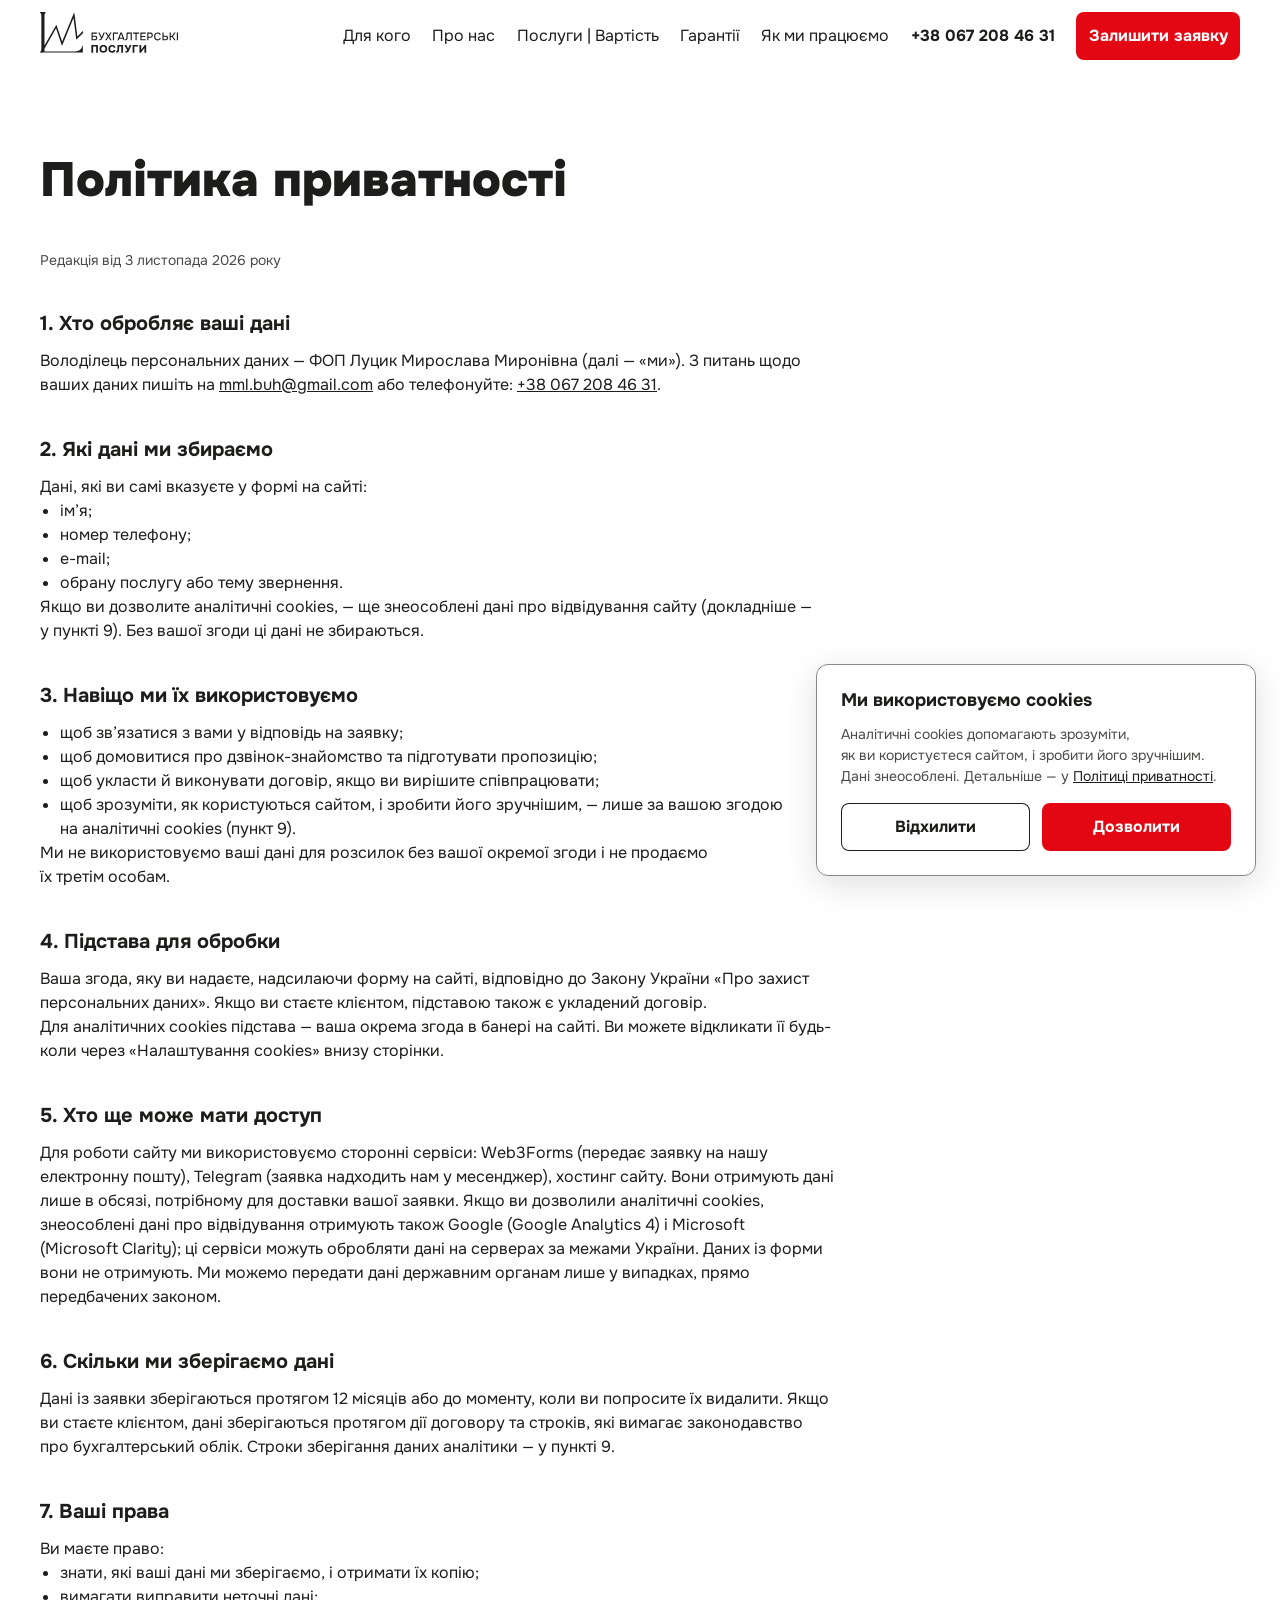
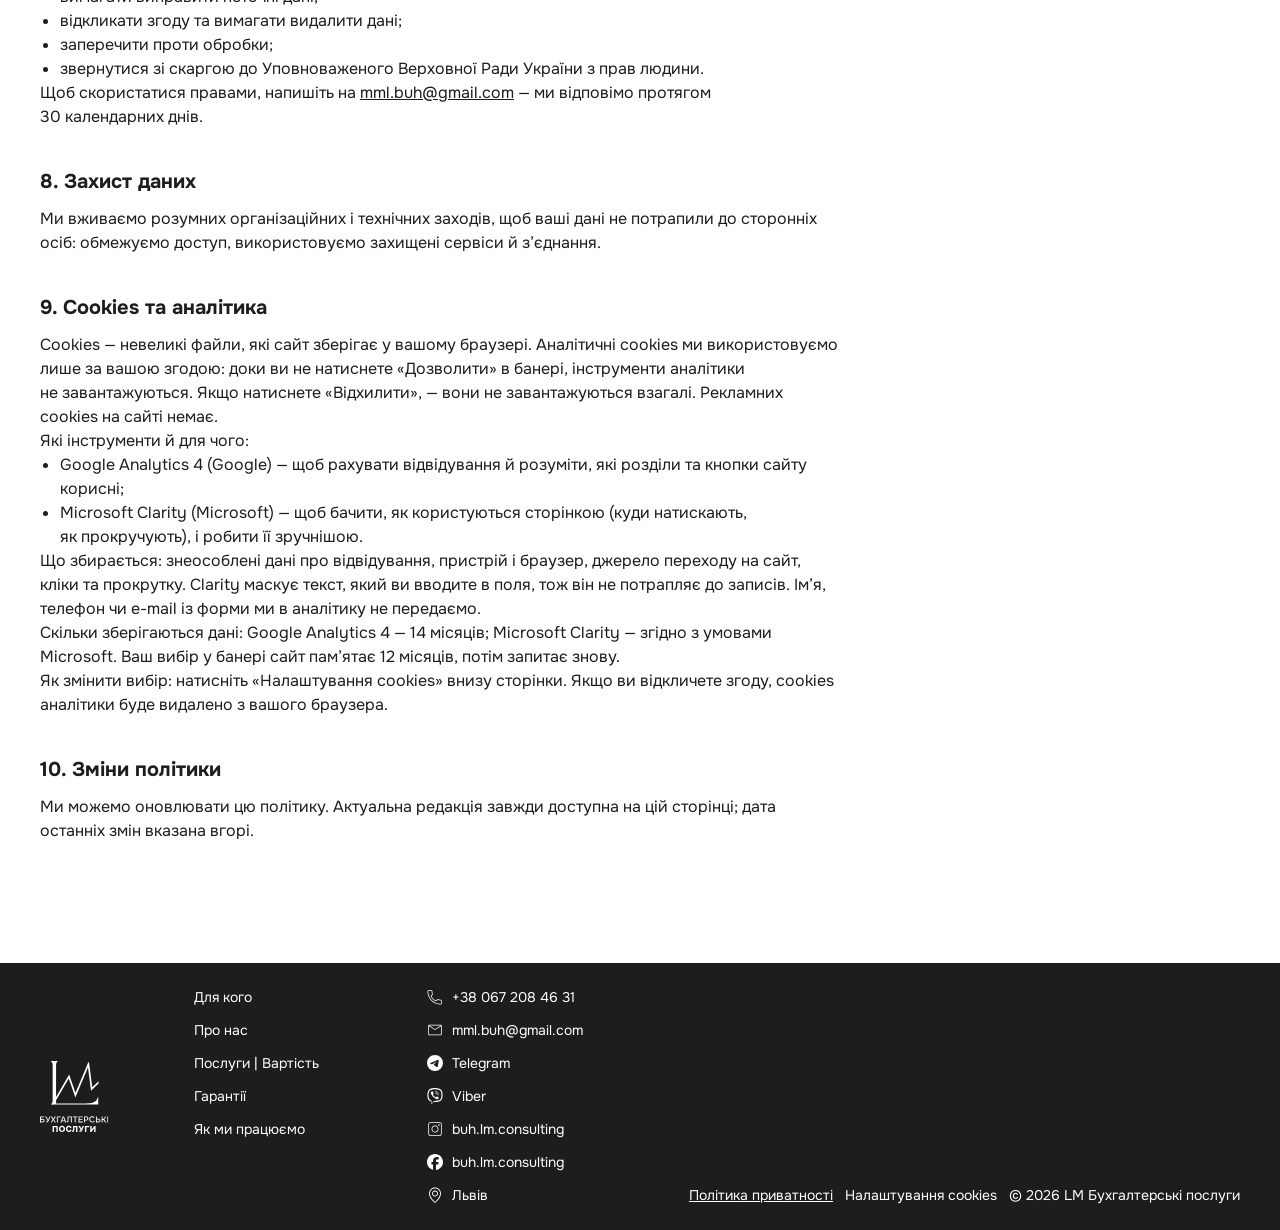
<file: privacy.html>
<!DOCTYPE html>
<html lang="uk">
<head>
  <meta charset="utf-8">
  <meta name="viewport" content="width=device-width, initial-scale=1">

  <title>Політика приватності | LM Бухгалтерські послуги</title>
  <meta name="description" content="Як LM Бухгалтерські послуги обробляє та захищає дані, які ви залишаєте у формі на сайті.">
  <!-- Службова сторінка: не показуємо в пошуку, щоб не конкурувала з головною -->
  <meta name="robots" content="noindex">
  <meta name="theme-color" content="#E30613">

  <script>
    document.documentElement.classList.add('js');
    // Запобіжник: якщо js/main.js так і не завантажився, за 3 с знімаємо клас .js —
    // усе, що було сховане для анімацій і акордеона, знову стає видимим
    setTimeout(function () {
      if (!window.lmReady) document.documentElement.classList.remove('js');
    }, 3000);
  </script>

  <link rel="preload" href="fonts/Onest-Variable.woff2" as="font" type="font/woff2" crossorigin>

  <link rel="stylesheet" href="css/tokens.css?v=2026-11-05-1">
  <link rel="stylesheet" href="css/styles.css?v=2026-11-05-1">

  <link rel="icon" href="images/favicon/favicon.ico" sizes="16x16 32x32 48x48">
  <link rel="icon" href="images/favicon/favicon-red.svg" type="image/svg+xml">
  <link rel="icon" href="images/favicon/favicon-red-32.png" type="image/png" sizes="32x32">
  <link rel="apple-touch-icon" href="images/favicon/favicon-red-180.png" sizes="180x180">

  <meta property="og:type" content="website">
  <meta property="og:locale" content="uk_UA">
  <meta property="og:site_name" content="LM Бухгалтерські послуги">
  <meta property="og:title" content="Політика приватності | LM Бухгалтерські послуги">
  <meta property="og:image" content="https://lm-buh.com.ua/images/og-image.jpg">
</head>
<body>
  <a class="skip-link" href="#main">Перейти до&nbsp;основного вмісту</a>

  <!-- Банер згоди на cookies (не modal, не блокує сторінку). Показує js/main.js, поки людина
       не обрала; вибір живе 12 місяців. Без JS лишається схованим — аналітики тоді теж немає.
       Стоїть одразу після skip-link, щоб у порядку Tab іти першим -->
  <div class="cookie-banner" data-cookie-banner role="region" aria-label="Згода на cookies" tabindex="-1" hidden>
    <h2 class="cookie-banner__title">Ми&nbsp;використовуємо cookies</h2>
    <p class="cookie-banner__text">Аналітичні cookies допомагають зрозуміти, як&nbsp;ви&nbsp;користуєтеся сайтом, і&nbsp;зробити його зручнішим. Дані знеособлені. Детальніше&nbsp;— у&nbsp;<a class="cookie-banner__link" href="privacy.html">Політиці приватності</a>.</p>
    <div class="cookie-banner__actions">
      <button class="btn btn--outline cookie-banner__button" type="button" data-consent="denied">Відхилити</button>
      <button class="btn cookie-banner__button" type="button" data-consent="granted">Дозволити</button>
    </div>
  </div>

  <!-- Header: той самий, що на головній; пункти меню ведуть на головну -->
  <header class="site-header">
    <div class="container site-header__inner">
      <a class="site-header__logo" href="index.html">
        <img src="images/logo-horizontal-black.svg" alt="LM Бухгалтерські послуги — на початок сторінки" width="138" height="42">
      </a>

      <nav class="site-nav" id="site-nav" aria-label="Головна навігація">
        <ul class="site-nav__list">
          <li><a class="site-nav__link" href="index.html#for-whom">Для&nbsp;кого</a></li>
          <li><a class="site-nav__link" href="index.html#about">Про&nbsp;нас</a></li>
          <li><a class="site-nav__link" href="index.html#services">Послуги | Вартість</a></li>
          <li><a class="site-nav__link" href="index.html#guarantees">Гарантії</a></li>
          <li><a class="site-nav__link" href="index.html#how">Як&nbsp;ми&nbsp;працюємо</a></li>
        </ul>
      </nav>

      <div class="site-header__actions">
        <a class="site-header__phone" href="tel:+380672084631">+38 067 208 46 31</a>
        <a class="btn site-header__cta" href="index.html#contact" data-cta="header">Залишити заявку</a>
        <button class="burger" type="button" aria-expanded="false" aria-controls="mobile-menu" aria-haspopup="dialog" aria-label="Відкрити меню">
          <img class="burger__icon" src="images/icons/icon-burger.svg" alt="" width="44" height="40">
        </button>
      </div>
    </div>
  </header>

  <!-- Мобільне меню: повноекранний діалог. Поки відкрите, сторінка під ним
       не прокручується, а Tab ходить лише всередині (showModal) -->
  <dialog class="mobile-menu" id="mobile-menu" aria-label="Меню">
    <div class="container mobile-menu__header">
      <a class="mobile-menu__logo" href="index.html#top">
        <img src="images/logo-horizontal-white.svg" alt="LM Бухгалтерські послуги — на початок сторінки" width="138" height="42">
      </a>
      <button class="mobile-menu__close" type="button" aria-label="Закрити меню">
        <img src="images/icons/icon-close.svg" alt="" width="44" height="44">
      </button>
    </div>

    <nav class="mobile-menu__nav" aria-label="Меню">
      <ul class="mobile-menu__list">
        <li><a class="mobile-menu__link" href="index.html#for-whom" autofocus>Для&nbsp;кого</a></li>
        <li><a class="mobile-menu__link" href="index.html#about">Про&nbsp;нас</a></li>
        <li><a class="mobile-menu__link" href="index.html#services">Послуги | Вартість</a></li>
        <li><a class="mobile-menu__link" href="index.html#guarantees">Гарантії</a></li>
        <li><a class="mobile-menu__link" href="index.html#how">Як&nbsp;ми&nbsp;працюємо</a></li>
      </ul>
    </nav>

    <ul class="mobile-menu__contacts">
      <li>
        <a class="mobile-menu__contact" href="tel:+380672084631">
          <svg class="mobile-menu__icon" width="18" height="18" aria-hidden="true" focusable="false" viewBox="0 0 18 18" fill="none"><path d="M14.625 16.5C14.9234 16.5 15.2095 16.3815 15.4205 16.1705C15.6315 15.9595 15.75 15.6734 15.75 15.375V12.75C15.75 12.4516 15.6315 12.1655 15.4205 11.9545C15.2095 11.7435 14.9234 11.625 14.625 11.625C13.7475 11.625 12.885 11.49 12.06 11.2125C11.8628 11.1502 11.6522 11.1432 11.4513 11.1921C11.2503 11.241 11.0666 11.3441 10.92 11.49L9.84 12.57C7.97418 11.5518 6.44069 10.0183 5.4225 8.1525L6.495 7.08C6.8025 6.7875 6.915 6.3525 6.78 5.9325C6.51 5.115 6.375 4.2525 6.375 3.375C6.375 3.07663 6.25647 2.79048 6.0455 2.5795C5.83452 2.36853 5.54837 2.25 5.25 2.25H2.625C2.32663 2.25 2.04048 2.36853 1.8295 2.5795C1.61853 2.79048 1.5 3.07663 1.5 3.375C1.5 10.6125 7.3875 16.5 14.625 16.5ZM2.625 3H5.25C5.34946 3 5.44484 3.03951 5.51517 3.10984C5.58549 3.18016 5.625 3.27554 5.625 3.375C5.625 4.335 5.775 5.2725 6.0675 6.165C6.105 6.27 6.0975 6.42 5.9775 6.54L4.5 8.01C5.7375 10.4325 7.5525 12.2475 9.9825 13.5L11.445 12.0225C11.55 11.9175 11.6925 11.8875 11.8275 11.925C12.7275 12.225 13.665 12.375 14.625 12.375C14.7245 12.375 14.8198 12.4145 14.8902 12.4848C14.9605 12.5552 15 12.6505 15 12.75V15.375C15 15.4745 14.9605 15.5698 14.8902 15.6402C14.8198 15.7105 14.7245 15.75 14.625 15.75C7.8 15.75 2.25 10.2 2.25 3.375C2.25 3.27554 2.28951 3.18016 2.35984 3.10984C2.43016 3.03951 2.52554 3 2.625 3Z" fill="currentColor"/></svg>
          <span><span class="visually-hidden">Телефон: </span>+38&nbsp;067&nbsp;208&nbsp;46&nbsp;31</span>
        </a>
      </li>
      <li>
        <a class="mobile-menu__contact" href="mailto:mml.buh@gmail.com">
          <svg class="mobile-menu__icon" width="18" height="18" aria-hidden="true" focusable="false" viewBox="0 0 18 18" fill="none"><path d="M3.462 14.25C3.1165 14.25 2.82825 14.1345 2.59725 13.9035C2.36625 13.6725 2.2505 13.384 2.25 13.038V4.962C2.25 4.6165 2.36575 4.32825 2.59725 4.09725C2.82875 3.86625 3.11675 3.7505 3.46125 3.75H14.5387C14.8837 3.75 15.1718 3.86575 15.4028 4.09725C15.6338 4.32875 15.7495 4.617 15.75 4.962V13.0388C15.75 13.3838 15.6343 13.672 15.4028 13.9035C15.1713 14.135 14.8833 14.2505 14.5387 14.25H3.462ZM9 9.087L3 5.16375V13.0388C3 13.1733 3.04325 13.2838 3.12975 13.3703C3.21625 13.4568 3.327 13.5 3.462 13.5H14.5387C14.6733 13.5 14.7837 13.4568 14.8702 13.3703C14.9567 13.2838 15 13.173 15 13.038V5.163L9 9.087ZM9 8.25L14.769 4.5H3.231L9 8.25ZM3 5.16375V4.5V13.0388C3 13.1733 3.04325 13.2838 3.12975 13.3703C3.21625 13.4568 3.327 13.5 3.462 13.5H3V5.16375Z" fill="currentColor"/></svg>
          <span><span class="visually-hidden">E-mail: </span>mml.buh@gmail.com</span>
        </a>
      </li>
      <li>
        <a class="mobile-menu__contact" href="https://t.me/+380672084631" aria-label="Написати в Telegram">
          <svg class="mobile-menu__icon" width="18" height="18" aria-hidden="true" focusable="false" viewBox="-1.5 -1.5 27.0 27.0"><path d="M11.944 0A12 12 0 0 0 0 12a12 12 0 0 0 12 12 12 12 0 0 0 12-12A12 12 0 0 0 12 0a12 12 0 0 0-.056 0zm4.962 7.224c.1-.002.321.023.465.14a.506.506 0 0 1 .171.325c.016.093.036.306.02.472-.18 1.898-.962 6.502-1.36 8.627-.168.9-.499 1.201-.82 1.23-.696.065-1.225-.46-1.9-.902-1.056-.693-1.653-1.124-2.678-1.8-1.185-.78-.417-1.21.258-1.91.177-.184 3.247-2.977 3.307-3.23.007-.032.014-.15-.056-.212s-.174-.041-.249-.024c-.106.024-1.793 1.14-5.061 3.345-.48.33-.913.49-1.302.48-.428-.008-1.252-.241-1.865-.44-.752-.245-1.349-.374-1.297-.789.027-.216.325-.437.893-.663 3.498-1.524 5.83-2.529 6.998-3.014 3.332-1.386 4.025-1.627 4.476-1.635z" fill="currentColor"/></svg>
          <span>Telegram</span>
        </a>
      </li>
      <li>
        <a class="mobile-menu__contact" href="viber://chat?number=%2B380672084631" aria-label="Написати у Viber">
          <svg class="mobile-menu__icon" width="18" height="18" aria-hidden="true" focusable="false" viewBox="-1.5 -1.5 27.0 27.0"><path d="M11.4 0C9.473.028 5.333.344 3.02 2.467 1.302 4.187.696 6.7.633 9.817.57 12.933.488 18.776 6.12 20.36h.003l-.004 2.416s-.037.977.61 1.177c.777.242 1.234-.5 1.98-1.302.407-.44.972-1.084 1.397-1.58 3.85.326 6.812-.416 7.15-.525.776-.252 5.176-.816 5.892-6.657.74-6.02-.36-9.83-2.34-11.546-.596-.55-3.006-2.3-8.375-2.323 0 0-.395-.025-1.037-.017zm.058 1.693c.545-.004.88.017.88.017 4.542.02 6.717 1.388 7.222 1.846 1.675 1.435 2.53 4.868 1.906 9.897v.002c-.604 4.878-4.174 5.184-4.832 5.395-.28.09-2.882.737-6.153.524 0 0-2.436 2.94-3.197 3.704-.12.12-.26.167-.352.144-.13-.033-.166-.188-.165-.414l.02-4.018c-4.762-1.32-4.485-6.292-4.43-8.895.054-2.604.543-4.738 1.996-6.173 1.96-1.773 5.474-2.018 7.11-2.03zm.38 2.602c-.167 0-.303.135-.304.302 0 .167.133.303.3.305 1.624.01 2.946.537 4.028 1.592 1.073 1.046 1.62 2.468 1.633 4.334.002.167.14.3.307.3.166-.002.3-.138.3-.304-.014-1.984-.618-3.596-1.816-4.764-1.19-1.16-2.692-1.753-4.447-1.765zm-3.96.695c-.19-.032-.4.005-.616.117l-.01.002c-.43.247-.816.562-1.146.932-.002.004-.006.004-.008.008-.267.323-.42.638-.46.948-.008.046-.01.093-.007.14 0 .136.022.27.065.4l.013.01c.135.48.473 1.276 1.205 2.604.42.768.903 1.5 1.446 2.186.27.344.56.673.87.984l.132.132c.31.308.64.6.984.87.686.543 1.418 1.027 2.186 1.447 1.328.733 2.126 1.07 2.604 1.206l.01.014c.13.042.265.064.402.063.046.002.092 0 .138-.008.31-.036.627-.19.948-.46.004 0 .003-.002.008-.005.37-.33.683-.72.93-1.148l.003-.01c.225-.432.15-.842-.18-1.12-.004 0-.698-.58-1.037-.83-.36-.255-.73-.492-1.113-.71-.51-.285-1.032-.106-1.248.174l-.447.564c-.23.283-.657.246-.657.246-3.12-.796-3.955-3.955-3.955-3.955s-.037-.426.248-.656l.563-.448c.277-.215.456-.737.17-1.248-.217-.383-.454-.756-.71-1.115-.25-.34-.826-1.033-.83-1.035-.137-.165-.31-.265-.502-.297zm4.49.88c-.158.002-.29.124-.3.282-.01.167.115.312.282.324 1.16.085 2.017.466 2.645 1.15.63.688.93 1.524.906 2.57-.002.168.13.306.3.31.166.003.305-.13.31-.297.025-1.175-.334-2.193-1.067-2.994-.74-.81-1.777-1.253-3.05-1.346h-.024zm.463 1.63c-.16.002-.29.127-.3.287-.008.167.12.31.288.32.523.028.875.175 1.113.422.24.245.388.62.416 1.164.01.167.15.295.318.287.167-.008.295-.15.287-.317-.03-.644-.215-1.178-.58-1.557-.367-.378-.893-.574-1.52-.607h-.018z" fill="currentColor"/></svg>
          <span>Viber</span>
        </a>
      </li>
    </ul>

    <a class="mobile-menu__cta" href="index.html#contact" data-cta="menu">Залишити заявку</a>
  </dialog>

  <main id="main">
    <div class="container">
      <article class="legal">
        <h1 class="legal__title">Політика приватності</h1>

        <p class="legal__date">Редакція від&nbsp;3&nbsp;листопада 2026&nbsp;року</p>

        <section class="legal__section" aria-labelledby="legal-1">
          <h2 class="legal__heading" id="legal-1">1. Хто обробляє ваші дані</h2>
          <p>Володілець персональних даних&nbsp;— ФОП Луцик Мирослава Миронівна (далі&nbsp;— «ми»). З&nbsp;питань щодо ваших даних пишіть на&nbsp;<a href="mailto:mml.buh@gmail.com">mml.buh@gmail.com</a> або телефонуйте: <a href="tel:+380672084631">+38&nbsp;067&nbsp;208&nbsp;46&nbsp;31</a>.</p>
        </section>

        <section class="legal__section" aria-labelledby="legal-2">
          <h2 class="legal__heading" id="legal-2">2. Які дані ми&nbsp;збираємо</h2>
          <p>Дані, які ви&nbsp;самі вказуєте у&nbsp;формі на&nbsp;сайті:</p>
          <ul class="legal__list">
            <li>ім’я;</li>
            <li>номер телефону;</li>
            <li>e-mail;</li>
            <li>обрану послугу або тему звернення.</li>
          </ul>
          <p>Якщо ви&nbsp;дозволите аналітичні cookies,&nbsp;— ще&nbsp;знеособлені дані про&nbsp;відвідування сайту (докладніше&nbsp;— у&nbsp;пункті&nbsp;9). Без вашої згоди ці&nbsp;дані не&nbsp;збираються.</p>
        </section>

        <section class="legal__section" aria-labelledby="legal-3">
          <h2 class="legal__heading" id="legal-3">3. Навіщо ми&nbsp;їх&nbsp;використовуємо</h2>
          <ul class="legal__list">
            <li>щоб зв’язатися з&nbsp;вами у&nbsp;відповідь на&nbsp;заявку;</li>
            <li>щоб домовитися про&nbsp;дзвінок-знайомство та&nbsp;підготувати пропозицію;</li>
            <li>щоб укласти й&nbsp;виконувати договір, якщо ви&nbsp;вирішите співпрацювати;</li>
            <li>щоб зрозуміти, як&nbsp;користуються сайтом, і&nbsp;зробити його зручнішим,&nbsp;— лише за&nbsp;вашою згодою на&nbsp;аналітичні cookies (пункт&nbsp;9).</li>
          </ul>
          <p>Ми&nbsp;не&nbsp;використовуємо ваші дані для&nbsp;розсилок без&nbsp;вашої окремої згоди і&nbsp;не&nbsp;продаємо їх&nbsp;третім особам.</p>
        </section>

        <section class="legal__section" aria-labelledby="legal-4">
          <h2 class="legal__heading" id="legal-4">4. Підстава для&nbsp;обробки</h2>
          <p>Ваша згода, яку ви&nbsp;надаєте, надсилаючи форму на&nbsp;сайті, відповідно до&nbsp;Закону України «Про&nbsp;захист персональних даних». Якщо ви&nbsp;стаєте клієнтом, підставою також є&nbsp;укладений договір.</p>
          <p>Для&nbsp;аналітичних cookies підстава&nbsp;— ваша окрема згода в&nbsp;банері на&nbsp;сайті. Ви&nbsp;можете відкликати її&nbsp;будь-коли через «Налаштування cookies» внизу сторінки.</p>
        </section>

        <section class="legal__section" aria-labelledby="legal-5">
          <h2 class="legal__heading" id="legal-5">5. Хто ще&nbsp;може мати доступ</h2>
          <p>Для&nbsp;роботи сайту ми&nbsp;використовуємо сторонні сервіси: Web3Forms (передає заявку на&nbsp;нашу електронну пошту), Telegram (заявка надходить нам у&nbsp;месенджер), хостинг сайту. Вони отримують дані лише в&nbsp;обсязі, потрібному для&nbsp;доставки вашої заявки. Якщо ви&nbsp;дозволили аналітичні cookies, знеособлені дані про&nbsp;відвідування отримують також Google (Google Analytics&nbsp;4) і&nbsp;Microsoft (Microsoft Clarity); ці&nbsp;сервіси можуть обробляти дані на&nbsp;серверах за&nbsp;межами України. Даних із&nbsp;форми вони не&nbsp;отримують. Ми&nbsp;можемо передати дані державним органам лише у&nbsp;випадках, прямо передбачених законом.</p>
        </section>

        <section class="legal__section" aria-labelledby="legal-6">
          <h2 class="legal__heading" id="legal-6">6. Скільки ми&nbsp;зберігаємо дані</h2>
          <p>Дані із&nbsp;заявки зберігаються протягом 12&nbsp;місяців або до&nbsp;моменту, коли ви&nbsp;попросите їх&nbsp;видалити. Якщо ви&nbsp;стаєте клієнтом, дані зберігаються протягом дії договору та&nbsp;строків, які вимагає законодавство про&nbsp;бухгалтерський облік. Строки зберігання даних аналітики&nbsp;— у&nbsp;пункті&nbsp;9.</p>
        </section>

        <section class="legal__section" aria-labelledby="legal-7">
          <h2 class="legal__heading" id="legal-7">7. Ваші права</h2>
          <p>Ви&nbsp;маєте право:</p>
          <ul class="legal__list">
            <li>знати, які ваші дані ми&nbsp;зберігаємо, і&nbsp;отримати їх&nbsp;копію;</li>
            <li>вимагати виправити неточні дані;</li>
            <li>відкликати згоду та&nbsp;вимагати видалити дані;</li>
            <li>заперечити проти обробки;</li>
            <li>звернутися зі&nbsp;скаргою до&nbsp;Уповноваженого Верховної Ради України з&nbsp;прав людини.</li>
          </ul>
          <p>Щоб скористатися правами, напишіть на&nbsp;<a href="mailto:mml.buh@gmail.com">mml.buh@gmail.com</a>&nbsp;— ми&nbsp;відповімо протягом 30&nbsp;календарних днів.</p>
        </section>

        <section class="legal__section" aria-labelledby="legal-8">
          <h2 class="legal__heading" id="legal-8">8. Захист даних</h2>
          <p>Ми&nbsp;вживаємо розумних організаційних і&nbsp;технічних заходів, щоб ваші дані не&nbsp;потрапили до&nbsp;сторонніх осіб: обмежуємо доступ, використовуємо захищені сервіси й&nbsp;з’єднання.</p>
        </section>

        <section class="legal__section" aria-labelledby="legal-9">
          <h2 class="legal__heading" id="legal-9">9. Cookies та&nbsp;аналітика</h2>
          <p>Cookies&nbsp;— невеликі файли, які сайт зберігає у&nbsp;вашому браузері. Аналітичні cookies ми&nbsp;використовуємо лише за&nbsp;вашою згодою: доки ви&nbsp;не&nbsp;натиснете «Дозволити» в&nbsp;банері, інструменти аналітики не&nbsp;завантажуються. Якщо натиснете «Відхилити»,&nbsp;— вони не&nbsp;завантажуються взагалі. Рекламних cookies на&nbsp;сайті немає.</p>
          <p>Які інструменти й&nbsp;для&nbsp;чого:</p>
          <ul class="legal__list">
            <li>Google Analytics&nbsp;4 (Google)&nbsp;— щоб рахувати відвідування й&nbsp;розуміти, які розділи та&nbsp;кнопки сайту корисні;</li>
            <li>Microsoft Clarity (Microsoft)&nbsp;— щоб бачити, як&nbsp;користуються сторінкою (куди натискають, як&nbsp;прокручують), і&nbsp;робити її&nbsp;зручнішою.</li>
          </ul>
          <p>Що збирається: знеособлені дані про&nbsp;відвідування, пристрій і&nbsp;браузер, джерело переходу на&nbsp;сайт, кліки та&nbsp;прокрутку. Clarity маскує текст, який ви&nbsp;вводите в&nbsp;поля, тож він не&nbsp;потрапляє до&nbsp;записів. Ім’я, телефон чи&nbsp;e-mail із&nbsp;форми ми&nbsp;в&nbsp;аналітику не&nbsp;передаємо.</p>
          <p>Скільки зберігаються дані: Google Analytics&nbsp;4&nbsp;— 14&nbsp;місяців; Microsoft Clarity&nbsp;— згідно з&nbsp;умовами Microsoft. Ваш вибір у&nbsp;банері сайт пам’ятає 12&nbsp;місяців, потім запитає знову.</p>
          <p>Як змінити вибір: натисніть «Налаштування cookies» внизу сторінки. Якщо ви&nbsp;відкличете згоду, cookies аналітики буде видалено з&nbsp;вашого браузера.</p>
        </section>

        <section class="legal__section" aria-labelledby="legal-10">
          <h2 class="legal__heading" id="legal-10">10. Зміни політики</h2>
          <p>Ми&nbsp;можемо оновлювати цю&nbsp;політику. Актуальна редакція завжди доступна на&nbsp;цій сторінці; дата останніх змін вказана вгорі.</p>
        </section>
      </article>
    </div>
  </main>

  <!-- Footer -->
  <footer class="site-footer">
    <div class="container site-footer__inner">
      <div class="site-footer__main">
        <!-- Лого: на мобайлі горизонтальне, на десктопі вертикальне -->
        <a class="site-footer__logo" href="index.html" aria-label="LM Бухгалтерські послуги — на початок сторінки">
          <img class="site-footer__logo-h" src="images/logo-horizontal-white.svg" alt="" width="138" height="42" loading="lazy">
          <img class="site-footer__logo-v" src="images/logo-vertical-white.svg" alt="" width="69" height="71" loading="lazy">
        </a>

        <nav class="site-footer__nav" aria-label="Навігація в підвалі">
          <ul class="site-footer__list">
            <li><a class="site-footer__link site-footer__row" href="index.html#for-whom">Для&nbsp;кого</a></li>
            <li><a class="site-footer__link site-footer__row" href="index.html#about">Про&nbsp;нас</a></li>
            <li><a class="site-footer__link site-footer__row" href="index.html#services">Послуги | Вартість</a></li>
            <li><a class="site-footer__link site-footer__row" href="index.html#guarantees">Гарантії</a></li>
            <li><a class="site-footer__link site-footer__row" href="index.html#how">Як&nbsp;ми&nbsp;працюємо</a></li>
          </ul>
        </nav>

        <ul class="site-footer__contacts">
          <li>
            <a class="site-footer__link site-footer__row" href="tel:+380672084631">
              <svg class="site-footer__icon" width="18" height="18" aria-hidden="true" focusable="false" viewBox="0 0 18 18" fill="none"><path d="M14.625 16.5C14.9234 16.5 15.2095 16.3815 15.4205 16.1705C15.6315 15.9595 15.75 15.6734 15.75 15.375V12.75C15.75 12.4516 15.6315 12.1655 15.4205 11.9545C15.2095 11.7435 14.9234 11.625 14.625 11.625C13.7475 11.625 12.885 11.49 12.06 11.2125C11.8628 11.1502 11.6522 11.1432 11.4513 11.1921C11.2503 11.241 11.0666 11.3441 10.92 11.49L9.84 12.57C7.97418 11.5518 6.44069 10.0183 5.4225 8.1525L6.495 7.08C6.8025 6.7875 6.915 6.3525 6.78 5.9325C6.51 5.115 6.375 4.2525 6.375 3.375C6.375 3.07663 6.25647 2.79048 6.0455 2.5795C5.83452 2.36853 5.54837 2.25 5.25 2.25H2.625C2.32663 2.25 2.04048 2.36853 1.8295 2.5795C1.61853 2.79048 1.5 3.07663 1.5 3.375C1.5 10.6125 7.3875 16.5 14.625 16.5ZM2.625 3H5.25C5.34946 3 5.44484 3.03951 5.51517 3.10984C5.58549 3.18016 5.625 3.27554 5.625 3.375C5.625 4.335 5.775 5.2725 6.0675 6.165C6.105 6.27 6.0975 6.42 5.9775 6.54L4.5 8.01C5.7375 10.4325 7.5525 12.2475 9.9825 13.5L11.445 12.0225C11.55 11.9175 11.6925 11.8875 11.8275 11.925C12.7275 12.225 13.665 12.375 14.625 12.375C14.7245 12.375 14.8198 12.4145 14.8902 12.4848C14.9605 12.5552 15 12.6505 15 12.75V15.375C15 15.4745 14.9605 15.5698 14.8902 15.6402C14.8198 15.7105 14.7245 15.75 14.625 15.75C7.8 15.75 2.25 10.2 2.25 3.375C2.25 3.27554 2.28951 3.18016 2.35984 3.10984C2.43016 3.03951 2.52554 3 2.625 3Z" fill="currentColor"/></svg>
              <span><span class="visually-hidden">Телефон: </span>+38&nbsp;067&nbsp;208&nbsp;46&nbsp;31</span>
            </a>
          </li>
          <li>
            <a class="site-footer__link site-footer__row" href="mailto:mml.buh@gmail.com">
              <svg class="site-footer__icon" width="18" height="18" aria-hidden="true" focusable="false" viewBox="0 0 18 18" fill="none"><path d="M3.462 14.25C3.1165 14.25 2.82825 14.1345 2.59725 13.9035C2.36625 13.6725 2.2505 13.384 2.25 13.038V4.962C2.25 4.6165 2.36575 4.32825 2.59725 4.09725C2.82875 3.86625 3.11675 3.7505 3.46125 3.75H14.5387C14.8837 3.75 15.1718 3.86575 15.4028 4.09725C15.6338 4.32875 15.7495 4.617 15.75 4.962V13.0388C15.75 13.3838 15.6343 13.672 15.4028 13.9035C15.1713 14.135 14.8833 14.2505 14.5387 14.25H3.462ZM9 9.087L3 5.16375V13.0388C3 13.1733 3.04325 13.2838 3.12975 13.3703C3.21625 13.4568 3.327 13.5 3.462 13.5H14.5387C14.6733 13.5 14.7837 13.4568 14.8702 13.3703C14.9567 13.2838 15 13.173 15 13.038V5.163L9 9.087ZM9 8.25L14.769 4.5H3.231L9 8.25ZM3 5.16375V4.5V13.0388C3 13.1733 3.04325 13.2838 3.12975 13.3703C3.21625 13.4568 3.327 13.5 3.462 13.5H3V5.16375Z" fill="currentColor"/></svg>
              <span><span class="visually-hidden">E-mail: </span>mml.buh@gmail.com</span>
            </a>
          </li>
          <li>
            <a class="site-footer__link site-footer__row" href="https://t.me/+380672084631" aria-label="Написати в Telegram">
              <svg class="site-footer__icon" width="18" height="18" aria-hidden="true" focusable="false" viewBox="-1.5 -1.5 27.0 27.0"><path d="M11.944 0A12 12 0 0 0 0 12a12 12 0 0 0 12 12 12 12 0 0 0 12-12A12 12 0 0 0 12 0a12 12 0 0 0-.056 0zm4.962 7.224c.1-.002.321.023.465.14a.506.506 0 0 1 .171.325c.016.093.036.306.02.472-.18 1.898-.962 6.502-1.36 8.627-.168.9-.499 1.201-.82 1.23-.696.065-1.225-.46-1.9-.902-1.056-.693-1.653-1.124-2.678-1.8-1.185-.78-.417-1.21.258-1.91.177-.184 3.247-2.977 3.307-3.23.007-.032.014-.15-.056-.212s-.174-.041-.249-.024c-.106.024-1.793 1.14-5.061 3.345-.48.33-.913.49-1.302.48-.428-.008-1.252-.241-1.865-.44-.752-.245-1.349-.374-1.297-.789.027-.216.325-.437.893-.663 3.498-1.524 5.83-2.529 6.998-3.014 3.332-1.386 4.025-1.627 4.476-1.635z" fill="currentColor"/></svg>
              <span>Telegram</span>
            </a>
          </li>
          <li>
            <a class="site-footer__link site-footer__row" href="viber://chat?number=%2B380672084631" aria-label="Написати у Viber">
              <svg class="site-footer__icon" width="18" height="18" aria-hidden="true" focusable="false" viewBox="-1.5 -1.5 27.0 27.0"><path d="M11.4 0C9.473.028 5.333.344 3.02 2.467 1.302 4.187.696 6.7.633 9.817.57 12.933.488 18.776 6.12 20.36h.003l-.004 2.416s-.037.977.61 1.177c.777.242 1.234-.5 1.98-1.302.407-.44.972-1.084 1.397-1.58 3.85.326 6.812-.416 7.15-.525.776-.252 5.176-.816 5.892-6.657.74-6.02-.36-9.83-2.34-11.546-.596-.55-3.006-2.3-8.375-2.323 0 0-.395-.025-1.037-.017zm.058 1.693c.545-.004.88.017.88.017 4.542.02 6.717 1.388 7.222 1.846 1.675 1.435 2.53 4.868 1.906 9.897v.002c-.604 4.878-4.174 5.184-4.832 5.395-.28.09-2.882.737-6.153.524 0 0-2.436 2.94-3.197 3.704-.12.12-.26.167-.352.144-.13-.033-.166-.188-.165-.414l.02-4.018c-4.762-1.32-4.485-6.292-4.43-8.895.054-2.604.543-4.738 1.996-6.173 1.96-1.773 5.474-2.018 7.11-2.03zm.38 2.602c-.167 0-.303.135-.304.302 0 .167.133.303.3.305 1.624.01 2.946.537 4.028 1.592 1.073 1.046 1.62 2.468 1.633 4.334.002.167.14.3.307.3.166-.002.3-.138.3-.304-.014-1.984-.618-3.596-1.816-4.764-1.19-1.16-2.692-1.753-4.447-1.765zm-3.96.695c-.19-.032-.4.005-.616.117l-.01.002c-.43.247-.816.562-1.146.932-.002.004-.006.004-.008.008-.267.323-.42.638-.46.948-.008.046-.01.093-.007.14 0 .136.022.27.065.4l.013.01c.135.48.473 1.276 1.205 2.604.42.768.903 1.5 1.446 2.186.27.344.56.673.87.984l.132.132c.31.308.64.6.984.87.686.543 1.418 1.027 2.186 1.447 1.328.733 2.126 1.07 2.604 1.206l.01.014c.13.042.265.064.402.063.046.002.092 0 .138-.008.31-.036.627-.19.948-.46.004 0 .003-.002.008-.005.37-.33.683-.72.93-1.148l.003-.01c.225-.432.15-.842-.18-1.12-.004 0-.698-.58-1.037-.83-.36-.255-.73-.492-1.113-.71-.51-.285-1.032-.106-1.248.174l-.447.564c-.23.283-.657.246-.657.246-3.12-.796-3.955-3.955-3.955-3.955s-.037-.426.248-.656l.563-.448c.277-.215.456-.737.17-1.248-.217-.383-.454-.756-.71-1.115-.25-.34-.826-1.033-.83-1.035-.137-.165-.31-.265-.502-.297zm4.49.88c-.158.002-.29.124-.3.282-.01.167.115.312.282.324 1.16.085 2.017.466 2.645 1.15.63.688.93 1.524.906 2.57-.002.168.13.306.3.31.166.003.305-.13.31-.297.025-1.175-.334-2.193-1.067-2.994-.74-.81-1.777-1.253-3.05-1.346h-.024zm.463 1.63c-.16.002-.29.127-.3.287-.008.167.12.31.288.32.523.028.875.175 1.113.422.24.245.388.62.416 1.164.01.167.15.295.318.287.167-.008.295-.15.287-.317-.03-.644-.215-1.178-.58-1.557-.367-.378-.893-.574-1.52-.607h-.018z" fill="currentColor"/></svg>
              <span>Viber</span>
            </a>
          </li>
          <li>
            <a class="site-footer__link site-footer__row" href="https://www.instagram.com/buh.lm.consulting/" target="_blank" rel="noopener">
              <svg class="site-footer__icon" width="18" height="18" aria-hidden="true" focusable="false" viewBox="0 0 18 18" fill="none"><path d="M13.8277 15.7027H4.17224C3.67496 15.7027 3.19805 15.5052 2.84642 15.1536C2.49479 14.8019 2.29724 14.325 2.29724 13.8277V4.17224C2.29724 3.67496 2.49479 3.19805 2.84642 2.84642C3.19805 2.49479 3.67496 2.29724 4.17224 2.29724H13.8277C14.325 2.29724 14.8019 2.49479 15.1536 2.84642C15.5052 3.19805 15.7027 3.67496 15.7027 4.17224V13.8277C15.7027 14.325 15.5052 14.8019 15.1536 15.1536C14.8019 15.5052 14.325 15.7027 13.8277 15.7027ZM4.17224 3.04724C3.87387 3.04724 3.58772 3.16577 3.37675 3.37675C3.16577 3.58772 3.04724 3.87387 3.04724 4.17224V13.8277C3.04724 14.1261 3.16577 14.4123 3.37675 14.6232C3.58772 14.8342 3.87387 14.9527 4.17224 14.9527H13.8277C14.1261 14.9527 14.4123 14.8342 14.6232 14.6232C14.8342 14.4123 14.9527 14.1261 14.9527 13.8277V4.17224C14.9527 3.87387 14.8342 3.58772 14.6232 3.37675C14.4123 3.16577 14.1261 3.04724 13.8277 3.04724H4.17224Z" fill="currentColor"/><path d="M9 12.4455C8.31852 12.4448 7.65256 12.242 7.08631 11.8629C6.52005 11.4837 6.07892 10.9452 5.81868 10.3153C5.55844 9.68551 5.49077 8.99267 5.62423 8.32439C5.75769 7.65611 6.08628 7.0424 6.56847 6.56083C7.05066 6.07927 7.6648 5.75148 8.33325 5.61889C9.00171 5.48631 9.69447 5.55488 10.324 5.81595C10.9534 6.07701 11.4914 6.51884 11.8698 7.08559C12.2482 7.65234 12.4501 8.31856 12.45 9.00004C12.4488 9.91426 12.0848 10.7906 11.4379 11.4366C10.7911 12.0827 9.91421 12.4455 9 12.4455ZM9 6.30004C8.46705 6.30078 7.94627 6.45945 7.50345 6.756C7.06063 7.05255 6.71563 7.47369 6.51202 7.96621C6.30841 8.45873 6.25533 9.00055 6.35949 9.52322C6.46364 10.0459 6.72036 10.526 7.09721 10.9028C7.47406 11.2797 7.95415 11.5364 8.47682 11.6405C8.99949 11.7447 9.5413 11.6916 10.0338 11.488C10.5263 11.2844 10.9475 10.9394 11.244 10.4966C11.5406 10.0538 11.6993 9.53299 11.7 9.00004C11.7 8.28395 11.4155 7.5972 10.9092 7.09085C10.4028 6.5845 9.71608 6.30004 9 6.30004Z" fill="currentColor"/><path d="M12.9 5.92866C13.3453 5.92866 13.7062 5.56769 13.7062 5.12241C13.7062 4.67713 13.3453 4.31616 12.9 4.31616C12.4547 4.31616 12.0938 4.67713 12.0938 5.12241C12.0938 5.56769 12.4547 5.92866 12.9 5.92866Z" fill="currentColor"/></svg>
              <span><span class="visually-hidden">Instagram: </span>buh.lm.consulting<span class="visually-hidden"> (відкривається в&nbsp;новій вкладці)</span></span>
            </a>
          </li>
          <li>
            <a class="site-footer__link site-footer__row" href="https://www.facebook.com/buh.lm.consulting/" target="_blank" rel="noopener">
              <svg class="site-footer__icon" width="18" height="18" aria-hidden="true" focusable="false" viewBox="-1.5 -1.5 27.0 27.0"><path d="M9.101 23.691v-7.98H6.627v-3.667h2.474v-1.58c0-4.085 1.848-5.978 5.858-5.978.401 0 .955.042 1.468.103a8.68 8.68 0 0 1 1.141.195v3.325a8.623 8.623 0 0 0-.653-.036 26.805 26.805 0 0 0-.733-.009c-.707 0-1.259.096-1.675.309a1.686 1.686 0 0 0-.679.622c-.258.42-.374.995-.374 1.752v1.297h3.919l-.386 2.103-.287 1.564h-3.246v8.245C19.396 23.238 24 18.179 24 12.044c0-6.627-5.373-12-12-12s-12 5.373-12 12c0 5.628 3.874 10.35 9.101 11.647Z" fill="currentColor"/></svg>
              <span><span class="visually-hidden">Facebook: </span>buh.lm.consulting<span class="visually-hidden"> (відкривається в&nbsp;новій вкладці)</span></span>
            </a>
          </li>
          <li>
            <span class="site-footer__row">
              <svg class="site-footer__icon" width="18" height="18" aria-hidden="true" focusable="false" viewBox="0 0 18 18" fill="none"><path fill-rule="evenodd" clip-rule="evenodd" d="M9.18525 15.7267C10.0478 14.944 10.8462 14.0933 11.5725 13.1827C13.1025 11.2605 14.0332 9.36525 14.0963 7.68C14.1212 6.9951 14.0078 6.31219 13.7629 5.67209C13.518 5.03198 13.1466 4.4478 12.6709 3.95444C12.1951 3.46109 11.6249 3.06868 10.9941 2.80065C10.3633 2.53263 9.68498 2.39449 8.99963 2.39449C8.31427 2.39449 7.63594 2.53263 7.00516 2.80065C6.37439 3.06868 5.8041 3.46109 5.32838 3.95444C4.85265 4.4478 4.48125 5.03198 4.23634 5.67209C3.99144 6.31219 3.87807 6.9951 3.903 7.68C3.96675 9.36525 4.89825 11.2605 6.4275 13.1827C7.15385 14.0933 7.95217 14.944 8.81475 15.7267C8.89775 15.8018 8.9595 15.8562 9 15.8903L9.18525 15.7267ZM8.4465 16.6005C8.4465 16.6005 3 12.0135 3 7.5C3 5.9087 3.63214 4.38258 4.75736 3.25736C5.88258 2.13214 7.4087 1.5 9 1.5C10.5913 1.5 12.1174 2.13214 13.2426 3.25736C14.3679 4.38258 15 5.9087 15 7.5C15 12.0135 9.5535 16.6005 9.5535 16.6005C9.2505 16.8795 8.75175 16.8765 8.4465 16.6005ZM9 9.6C9.55695 9.6 10.0911 9.37875 10.4849 8.98492C10.8788 8.5911 11.1 8.05695 11.1 7.5C11.1 6.94305 10.8788 6.4089 10.4849 6.01508C10.0911 5.62125 9.55695 5.4 9 5.4C8.44305 5.4 7.9089 5.62125 7.51508 6.01508C7.12125 6.4089 6.9 6.94305 6.9 7.5C6.9 8.05695 7.12125 8.5911 7.51508 8.98492C7.9089 9.37875 8.44305 9.6 9 9.6ZM9 10.5C8.20435 10.5 7.44129 10.1839 6.87868 9.62132C6.31607 9.05871 6 8.29565 6 7.5C6 6.70435 6.31607 5.94129 6.87868 5.37868C7.44129 4.81607 8.20435 4.5 9 4.5C9.79565 4.5 10.5587 4.81607 11.1213 5.37868C11.6839 5.94129 12 6.70435 12 7.5C12 8.29565 11.6839 9.05871 11.1213 9.62132C10.5587 10.1839 9.79565 10.5 9 10.5Z" fill="currentColor"/></svg>
              <span><span class="visually-hidden">Місто: </span>Львів</span>
            </span>
          </li>
        </ul>
      </div>

      <div class="site-footer__legal">
        <a class="site-footer__link site-footer__row" href="privacy.html" aria-current="page">Політика приватності</a>
        <button class="site-footer__link site-footer__row site-footer__button" type="button" data-cookie-settings>Налаштування cookies</button>
        <p>© 2026 LM Бухгалтерські послуги</p>
      </div>
    </div>
  </footer>

  <script src="js/main.js?v=2026-11-05-1" defer></script>
</body>
</html>
</file>
<file: css/tokens.css>
/* ==========================================================
   LM Бухгалтерські послуги — design tokens
   Джерело: Figma → колекції змінних Primitives і Semantic,
   текстові стилі Desktop/* і Mobile/*.
   У компонентах використовуйте лише Semantic-змінні.
   ========================================================== */

@font-face {
  font-family: "Onest";
  src: url("../fonts/Onest-Variable.woff2") format("woff2");
  font-weight: 100 900;
  font-display: swap;
}

:root {
  /* ---------- Primitives: колір ---------- */
  --color-red-50:  #FDECEC;
  --color-red-500: #E30613;
  --color-red-600: #D60511;
  --color-red-700: #C70511;
  --color-neutral-900: #1D1D1B;
  --color-neutral-700: #4A4A48;
  --color-neutral-600: #6B6B6A;
  --color-neutral-500: #868686;
  --color-neutral-450: #8C8A86;
  --color-neutral-400: #9D9D9C;
  --color-neutral-200: #E6E3DE;
  --color-neutral-100: #F7F5F2;
  --color-neutral-0:   #FFFFFF;
  --color-white-a12:   rgb(255 255 255 / 0.12);

  /* ---------- Semantic: колір ---------- */
  --text-primary:       var(--color-neutral-900);
  --text-secondary:     var(--color-neutral-700);
  --text-placeholder:   var(--color-neutral-600);
  --text-inverse:       var(--color-neutral-0);
  --text-accent:        var(--color-red-600);   /* дрібний червоний текст до 18px */
  --text-brand:         var(--color-red-500);   /* великий червоний текст від 18px */

  --bg-page:            var(--color-neutral-0);
  --bg-surface:         var(--color-neutral-100);
  --bg-dark:            var(--color-neutral-900);
  --bg-accent-subtle:   var(--color-red-50);    /* фон бейджа */
  --bg-control-on-dark: var(--color-white-a12); /* круглі кнопки перегляду сертифікатів */

  --action-primary:       var(--color-red-500);
  --action-primary-hover: var(--color-red-700);
  --action-disabled:      var(--color-neutral-200);

  --border-input:       var(--color-neutral-450);
  --border-focus:       var(--color-neutral-900);
  --border-error:       var(--color-red-600);
  --border-subtle:      var(--color-neutral-200);

  --decor-pattern:      var(--color-neutral-500);
  --decor-gray:         var(--color-neutral-400); /* не для тексту на білому */

  /* ---------- Відступи (крок 4px) ---------- */
  --space-4: 4px;   --space-8: 8px;   --space-12: 12px; --space-16: 16px;
  --space-20: 20px; --space-24: 24px; --space-32: 32px; --space-40: 40px;
  --space-48: 48px; --space-64: 64px; --space-80: 80px; --space-120: 120px;

  --section-gap: var(--space-48);    /* мобайл */
  /* Поля сторінки до 1024px: 16px на телефонах, плавно до 32px (від 800px) —
     і без стрибка переходять у десктопні 32 → 120px (styles.css, @media 1024) */
  --page-margin: clamp(var(--space-16), 4vw, var(--space-32));
  --content-max: 1200px;

  /* ---------- Тіні ---------- */
  --shadow-sticky: 0 -4px 16px color-mix(in srgb, var(--color-neutral-900) 8%, transparent); /* Sticky CTA (mobile): тінь угору */
  --shadow-banner: 0 8px 32px color-mix(in srgb, var(--color-neutral-900) 14%, transparent); /* банер згоди на cookies */

  /* ---------- Радіуси ---------- */
  --radius-sm: 6px;
  --radius-md: 8px;
  --radius-lg: 12px;
  --radius-full: 999px;

  /* ---------- Типографіка ---------- */
  --font-brand: "Onest", system-ui, -apple-system, "Segoe UI", sans-serif;

  /* Мобайл за замовчуванням (mobile-first) */
  --text-h1:      900 28px/1.2 var(--font-brand);
  --text-h2:      700 20px/1.3 var(--font-brand);
  --text-title:   700 18px/1.3 var(--font-brand);
  --text-subtitle: 400 18px/1.4 var(--font-brand);  /* Figma: Subtitle */
  --text-stat:    900 32px/1 var(--font-brand);
  --text-step-number: 700 32px/1 var(--font-brand);  /* Figma: Step number */
  --text-body-l:  400 16px/1.5 var(--font-brand);
  --text-body:    400 16px/1.5 var(--font-brand);
  --text-body-s:  400 14px/1.5 var(--font-brand);
  --text-caption: 400 12px/1.5 var(--font-brand);
  --text-button:  700 16px/1 var(--font-brand);
  --text-button-s: 700 14px/1 var(--font-brand);  /* Figma: Mobile/Button S */

  /* ---------- Анімація ---------- */
  --ease-out-soft: cubic-bezier(0.16, 1, 0.3, 1);
  --duration-hover: 200ms;
  --duration-reveal: 1000ms;
  --duration-counter: 1600ms;
  --stagger: 120ms;
  /* Hero при завантаженні — один таймлайн (текст з --ease-out-soft, фото — з власною кривою):
     фото 0 → рядки H1 150 і 300 → опис 600 → кнопка 800 → статистика й лічильник 1000 мс */
  --duration-hero-text: 900ms;      /* рядок заголовка виїжджає з-під маски */
  --duration-hero-fade: 700ms;      /* опис, кнопка, статистика: fade-up */
  --duration-hero-counter: 1800ms;  /* лічильник у Hero */
  --hero-stagger: 200ms;            /* крок таймлайну: затримки рахуються від нього */
  --hero-photo-tail: 600ms;         /* на скільки фото доїжджає після зупинки лічильника */
  /* Фото: масштаб 1.06 → 1. Триває до кінця лічильника (старт на 5-му кроці
     + тривалість) і ще трохи після — підлаштовується само, якщо змінити лічильник */
  --duration-hero-photo: calc(5 * var(--hero-stagger) + var(--duration-hero-counter) + var(--hero-photo-tail));
  --ease-hero-photo: cubic-bezier(0.25, 0.1, 0.25, 1); /* рівномірне наближення до самого кінця */
  --duration-pattern: 90s;          /* патерн-смуга: один повний цикл руху */
  --reveal-distance: 64px;
  --hero-reveal-distance: 24px;     /* fade-up у Hero лишається коротким */
}

/* Планшет, лише для Hero (768–1023px): розміри плавно між мобайлом і десктопом */
@media (min-width: 768px) and (max-width: 1023.98px) {
  :root {
    --text-h1:        900 clamp(36px, 4.7vw, 44px)/1.2 var(--font-brand);   /* 28 → 48 */
    --text-stat:      900 clamp(36px, 4.4vw, 44px)/1 var(--font-brand);     /* 32 → 48 */
    --text-hero-lead: 400 clamp(16px, 1.9vw, 18px)/1.5 var(--font-brand);   /* 14 → 20 */
  }
}

/* Десктоп */
@media (min-width: 1024px) {
  :root {
    --section-gap: var(--space-80);
    --page-margin: var(--space-120);

    --text-h1:      900 48px/1.2 var(--font-brand);
    --text-h2:      700 32px/1.3 var(--font-brand);
    --text-h3:      700 20px/1.3 var(--font-brand);
    --text-stat:    900 48px/1 var(--font-brand);
    --text-step-number: 700 40px/1 var(--font-brand);
    --text-body-l:  400 20px/1.5 var(--font-brand);
  }
}

/* Повага до налаштувань системи */
@media (prefers-reduced-motion: reduce) {
  :root {
    --duration-hover: 0ms;
    --duration-reveal: 0ms;
    --duration-counter: 0ms;
    --stagger: 0ms;
    --duration-hero-text: 0ms;
    --duration-hero-fade: 0ms;
    --duration-hero-counter: 0ms;
    --hero-stagger: 0ms;
    --hero-photo-tail: 0ms;
    --duration-pattern: 0s;
    --reveal-distance: 0px;
    --hero-reveal-distance: 0px;
  }
}
</file>
<file: css/styles.css>
/* ==========================================================
   LM Бухгалтерські послуги — стилі сторінки
   Усі кольори, відступи, радіуси і шрифти — зі змінних tokens.css
   Mobile-first; десктоп — від 1024px
   ========================================================== */

/* ---------- Скидання ---------- */
*,
*::before,
*::after {
  box-sizing: border-box;
}

html {
  -webkit-text-size-adjust: 100%;
  text-size-adjust: 100%;
  scroll-behavior: smooth;
}

body,
h1, h2, h3, h4,
p, ul, ol, figure, blockquote, dl, dd {
  margin: 0;
}

/* :where() — щоб скидання не перебивало відступи компонентів */
:where(ul[class], ol[class]) {
  padding: 0;
  list-style: none;
}

img,
picture,
svg {
  display: block;
  max-width: 100%;
}

img {
  height: auto;
}

button,
input,
select,
textarea {
  font: inherit;
  color: inherit;
}

button {
  cursor: pointer;
}

a {
  color: inherit;
}

/* ---------- База ---------- */
/* Висота шапки: потрібна і самій шапці, і якорям секцій */
:root {
  --header-height: 60px;
}

/* Єдиний брейкпоінт проєкту — 1024px. Між 1024 і 1440px нічого не перемикається:
   поля сторінки плавно зменшуються від 120px до 32px, тож контент 1200px
   тримається якомога довше, а далі звужується разом з екраном */
@media (min-width: 1024px) {
  :root {
    --header-height: 72px;
    /* 100%, а не 100vw: vw включає смугу прокрутки, і поля рахувались би від ширшого вікна */
    --page-margin: clamp(var(--space-32), calc((100% - var(--content-max)) / 2), var(--space-120));
    --fluid-gap: clamp(var(--space-12), 1.667vw, var(--space-24));
  }
}

body {
  min-height: 100vh;
  font: var(--text-body);
  color: var(--text-primary);
  background: var(--bg-page);
  -webkit-font-smoothing: antialiased;
}

h1 { font: var(--text-h1); }
h2 { font: var(--text-h2); }
h3 { font: var(--text-h3, var(--text-title)); }

/* Переноси рядків: заголовки — рівними рядками, абзаци — без «висячих» слів */
h1, h2, h3 {
  text-wrap: balance;
}

p {
  text-wrap: pretty;
}

/* Якір зупиняється під липкою шапкою, а не за нею */
[id] {
  scroll-margin-top: var(--header-height);
}

/* ---------- Доступність ---------- */
:focus-visible {
  outline: 2px solid var(--border-focus);
  outline-offset: 2px;
  border-radius: var(--radius-sm);
}

.visually-hidden {
  position: absolute;
  width: 1px;
  height: 1px;
  margin: -1px;
  padding: 0;
  overflow: hidden;
  clip-path: inset(50%);
  white-space: nowrap;
  border: 0;
}

.skip-link {
  position: absolute;
  top: var(--space-8);
  left: var(--space-8);
  z-index: 100;
  padding: var(--space-12) var(--space-16);
  font: var(--text-button);
  color: var(--text-inverse);
  background: var(--bg-dark);
  border-radius: var(--radius-md);
  transform: translateY(-200%);
}

.skip-link:focus-visible {
  transform: none;
}

/* ---------- Контейнер ---------- */
/* Поля 16px (моб.) / 120px (десктоп), контент не ширший за 1200px */
.container {
  width: min(100% - 2 * var(--page-margin), var(--content-max));
  margin-inline: auto;
}

/* ---------- Сітка ---------- */
/* 4 колонки на мобайлі, 12 — на десктопі. Елемент займає колонки через --span */
.grid {
  display: grid;
  grid-template-columns: repeat(4, minmax(0, 1fr));
  gap: var(--space-16);
}

.grid > * {
  grid-column: span var(--span, 4);
}

/* ---------- Секції ---------- */
/* У макеті відступ є лише зверху секції: 48px (моб.) / 80px (десктоп) */
.section {
  padding-top: var(--section-gap);
}

.section__title {
  margin-bottom: var(--space-12);
}

/* ---------- Кнопка (Button/Primary) ---------- */
.btn {
  display: inline-flex;
  align-items: center;
  justify-content: center;
  min-height: var(--space-48);
  padding: var(--space-12) var(--space-24);
  font: var(--text-button);
  color: var(--text-inverse);
  text-decoration: none;
  white-space: nowrap;
  background: var(--action-primary);
  border: 0;
  border-radius: var(--radius-md);
  transition: background-color var(--duration-hover);
}

/* Нижча кнопка (40px) для другорядних місць */
.btn--compact {
  min-height: var(--space-40);
  padding-inline: var(--space-32);
}

@media (hover: hover) {
  .btn:hover {
    background: var(--action-primary-hover);
  }
}

/* Другорядна кнопка: прозора з рамкою (банер cookies — «Відхилити»).
   Рамка — внутрішньою тінню, щоб розмір збігався з основною кнопкою */
.btn--outline {
  color: var(--text-primary);
  background: transparent;
  box-shadow: inset 0 0 0 1px var(--text-primary);
  transition: box-shadow var(--duration-hover);
}

@media (hover: hover) {
  .btn--outline:hover {
    background: transparent;
    box-shadow: inset 0 0 0 2px var(--text-primary);
  }
}

/* ---------- Header ---------- */
.site-header {
  position: sticky;
  top: 0;
  z-index: 10;
  background: var(--bg-page);
  transition: box-shadow var(--duration-hover);
}

/* Лінія з'являється після початку скролу (клас ставить JS) */
.site-header.is-scrolled {
  box-shadow: 0 1px 0 var(--border-subtle);
}

/* Невидима мітка вгорі сторінки: коли вона зникає з екрана — сторінку прокручено */
.scroll-sentinel {
  position: absolute;
  top: 0;
  left: 0;
  width: 1px;
  height: 1px;
  pointer-events: none;
}

.site-header__inner {
  display: flex;
  flex-wrap: wrap;
  align-items: center;
  justify-content: space-between;
  min-height: var(--header-height);
  padding-block: var(--space-8);
}

/* Лого 32px заввишки (щоб підпис читався), зона натискання — 44px */
.site-header__logo {
  display: flex;
  align-items: center;
  min-height: 44px;
}

.site-header__logo img {
  width: auto;
  height: var(--space-32);
}

.site-header__actions {
  display: flex;
  align-items: center;
  gap: var(--space-8);
}

.site-header__phone {
  display: flex;
  align-items: center;
  min-height: 44px;
  padding-inline: var(--space-4);
  font: var(--text-body-s);
  text-decoration: none;
  white-space: nowrap;
}

.site-header__cta {
  display: none;
}

.burger {
  position: relative;
  display: none;
  align-items: center;
  justify-content: center;
  width: 44px;
  height: 44px;
  padding: 0;
  background: none;
  border: 0;
}

/* Без JS меню просто лежить рядком під шапкою */
.site-nav {
  order: 3;
  flex-basis: 100%;
}

.site-nav__list {
  display: flex;
  flex-wrap: wrap;
  column-gap: var(--space-24);
}

.site-nav__link {
  display: flex;
  align-items: center;
  min-height: 44px;
  font: var(--text-body);
  text-decoration: none;
}

@media (hover: hover) {
  .site-nav__link:hover,
  .site-header__phone:hover {
    text-decoration: underline;
    text-underline-position: from-font;
  }
}

/* З JS на мобайлі: замість рядка посилань — бургер, що відкриває повноекранне меню */
@media (max-width: 1023.98px) {
  .js .burger {
    display: flex;
  }

  .js .site-nav {
    display: none;
  }
}

/* ---------- Мобільне меню ---------- */
/* Червоний екран поверх сторінки: лого і хрестик угорі, посилання й контакти
   по центру, біла кнопка. Висота — динамічна висота вікна (dvh), щоб меню
   діставало до самого низу і тоді, коли панель браузера ховається чи з'являється.
   height: 100% — запасний варіант для браузерів без dvh */
.mobile-menu {
  position: fixed;
  inset: 0;
  width: 100%;
  max-width: none;
  height: 100%;
  height: 100dvh;
  max-height: none;
  margin: 0;
  padding: 0 0 var(--space-48);
  overflow-x: hidden;
  overflow-y: auto;
  color: var(--text-inverse);
  background: var(--action-primary);
  border: 0;
}

.mobile-menu[open] {
  display: flex;
  flex-direction: column;
  align-items: center;
}

.mobile-menu::backdrop {
  background: var(--action-primary);
}

/* Поки меню чи перегляд сертифіката відкриті, сторінка під ними не прокручується */
html.is-menu-open,
html.is-lightbox-open {
  overflow: hidden;
}

/* Шапка меню повторює мобільну шапку сайту: 60px, лого 32px */
.mobile-menu__header {
  display: flex;
  align-items: center;
  justify-content: space-between;
  min-height: var(--header-height);
  padding-block: var(--space-8);
}

.mobile-menu__logo {
  display: flex;
  align-items: center;
  min-height: 44px;
}

.mobile-menu__logo img {
  width: auto;
  height: var(--space-32);
}

.mobile-menu__close {
  display: flex;
  align-items: center;
  justify-content: center;
  width: var(--space-48);
  height: 44px;
  padding: 0;
  background: none;
  border: 0;
}

/* Пункти меню: рядок 24px + проміжок 24px з макета = рядок-посилання 48px */
.mobile-menu__nav {
  margin-top: var(--space-40);
}

.mobile-menu__list {
  text-align: center;
}

.mobile-menu__link {
  display: flex;
  align-items: center;
  justify-content: center;
  min-height: var(--space-48);
  padding-inline: var(--space-16);
  font: var(--text-body);
  text-decoration: none;
}

.mobile-menu__contacts {
  margin-top: var(--space-12);
}

.mobile-menu__contact {
  display: flex;
  align-items: center;
  justify-content: center;
  gap: var(--space-8);
  min-height: var(--space-40);
  font: var(--text-body-s);
  text-decoration: none;
}

.mobile-menu__icon {
  flex: none;
}

/* Біла кнопка 242×40, як у макеті; зона натискання 48px через ::after */
.mobile-menu__cta {
  position: relative;
  display: flex;
  align-items: center;
  justify-content: center;
  width: 242px;
  min-height: var(--space-40);
  margin-top: var(--space-24);
  padding: var(--space-12) var(--space-32);
  font: var(--text-button-s);
  color: var(--text-primary);
  text-decoration: none;
  background: var(--bg-page);
  border-radius: var(--radius-md);
}

.mobile-menu__cta::after {
  content: "";
  position: absolute;
  inset: calc(-1 * var(--space-4)) 0;
}

/* Фокус на червоному тлі — білий і помітний */
.mobile-menu :focus-visible {
  outline: 2px solid var(--text-inverse);
  outline-offset: 2px;
}

/* Десктопна шапка. Між 1024 і 1440px відступи в ній плавно стискаються, щоб усе вмістилось */
@media (min-width: 1024px) {
  .site-header__inner {
    flex-wrap: nowrap;
    padding-block: var(--space-12);
  }

  .site-header__logo {
    align-self: flex-start;
    min-height: 0;
  }

  .site-header__logo img {
    height: 42px;
  }

  .site-nav {
    order: 0;
    flex-basis: auto;
    margin-left: auto;
  }

  .site-nav__list {
    flex-wrap: nowrap;
    column-gap: var(--fluid-gap);
  }

  .site-nav__link {
    white-space: nowrap;
  }

  .site-header__actions {
    gap: var(--fluid-gap);
    margin-left: var(--fluid-gap);
  }

  .site-header__phone {
    padding-inline: 0;
    font: var(--text-body);
    font-weight: 700;
  }

  .site-header__cta {
    display: inline-flex;
    width: clamp(164px, 12.5vw, 180px);
    padding-inline: var(--space-16);
  }
}

/* 1024–1279px: п'ять пунктів меню, телефон і кнопка в один рядок не вміщаються —
   телефон ховаємо (він лишається у футері) */
@media (min-width: 1024px) and (max-width: 1279.98px) {
  .site-header__phone {
    display: none;
  }
}

/* ---------- Hero ---------- */
/* Мобайл: фото зверху, під ним текст, далі смуга статистики */
.hero {
  background: var(--bg-page);
}

/* overflow: hidden — щоб фото, збільшене на старті, не вилазило за свій блок */
.hero__media {
  display: block;
  overflow: hidden;
}

/* Висота фото росте разом з екраном: 300px на 390, не більше 480px */
.hero__media img {
  width: 100%;
  height: clamp(300px, 76.9vw, 480px);
  object-fit: cover;
  object-position: 75% top;
}

.hero__text {
  display: flex;
  flex-direction: column;
  padding-block: var(--space-24) var(--space-8);
}

.hero__title {
  margin-bottom: var(--space-16);
}

/* Заголовок із двох рядків. Рядок — це «маска» з overflow: hidden, усередині —
   текст, який при завантаженні виїжджає знизу. Невеликий запас унизу маски,
   щоб не зрізались хвостики літер (щ, д, р) */
.hero__title-line {
  display: block;
  padding-bottom: 0.1em;
  margin-bottom: -0.1em;
  overflow: hidden;
}

.hero__title-inner {
  display: block;
}

.hero__title-accent {
  color: var(--text-brand);
}

.hero__lead {
  margin-bottom: var(--space-12);
  font: var(--text-body-s);
}

/* На мобайлі кнопка на всю ширину контенту (але не ширша за 358px), 48px заввишки, текст 14px */
.hero__cta {
  max-width: 358px;
  font: var(--text-button-s);
}

.stats {
  display: grid;
  grid-template-columns: repeat(3, minmax(0, 1fr));
  padding-block: var(--space-32);
  text-align: center;
}

.stats__value,
.stats__label {
  display: block;
}

.stats__value {
  font: var(--text-stat);
  font-variant-numeric: tabular-nums;
}

.stats__label {
  margin-top: var(--space-4);
  font: var(--text-body-s);
}

/* Планшет (768–1023px) — виняток лише для Hero.
   Фото на всю ширину як фон, текст поверх нього зліва (як на десктопі),
   статистика — смугою під фото (як на мобайлі).
   Сітка з двох рядків: у першому одне над одним лежать фото, вуаль і текст,
   у другому — статистика. .hero__content «розчиняється» (display: contents),
   щоб текст і статистика стали окремими клітинками цієї сітки */
@media (min-width: 768px) and (max-width: 1023.98px) {
  .hero {
    display: grid;
    /* Висота першого рядка — як пропорція макета 1440×700, але не нижча за текст */
    grid-template-rows: minmax(calc(100vw * 700 / 1440), auto) auto;
    background: var(--bg-surface);
  }

  .hero__media,
  .hero::before,
  .hero__text {
    grid-area: 1 / 1;
  }

  .hero__content {
    display: contents;
  }

  .hero__media img {
    height: 100%;
    /* Кадр притиснутий праворуч: обличчя виходить за межі текстової колонки */
    object-position: right 35%;
  }

  /* Та сама світла вуаль, що й на десктопі, лише ширша — під колонку 55% */
  .hero::before {
    content: "";
    z-index: 1;
    background: linear-gradient(
      to right,
      color-mix(in srgb, var(--bg-surface) 92%, transparent) 0%,
      color-mix(in srgb, var(--bg-surface) 85%, transparent) 50%,
      color-mix(in srgb, var(--bg-surface) 0%, transparent) 66%
    );
    pointer-events: none;
  }

  .hero__text {
    position: relative;
    z-index: 2;
    justify-content: center;
    width: 55%;
    padding: var(--space-48) 0 var(--space-48) var(--page-margin);
  }

  .hero__title {
    margin-bottom: var(--space-12);
  }

  .hero__lead {
    margin-bottom: var(--space-24);
    font: var(--text-hero-lead);
  }

  .hero__cta {
    align-self: flex-start;
    width: 282px;
    font: var(--text-button);
  }

  .stats {
    grid-row: 2;
    padding-inline: var(--page-margin);
    background: var(--bg-page);
  }

  .stats__label {
    font: var(--text-body);
  }
}

/* Планшет: широке фото, кнопка звичайного розміру */
@media (min-width: 1024px) {
  .hero__lead {
    font: var(--text-body-l);
  }

  .stats {
    display: flex;
    /* 64px, як у макеті, від 1280px; на вужчих екранах плавно до 32px,
       щоб блок цифр закінчувався лівіше і не заходив на фото */
    gap: clamp(var(--space-32), calc(var(--space-32) + (100vw - 1024px) * 0.125), var(--space-64));
    text-align: left;
  }

  .stats__label {
    font: var(--text-body);
  }
}

/* Десктоп: текст поверх фото */
@media (min-width: 1024px) {
  /* Висота пропорційна ширині, як у макеті (1440×700), тому кадр фото однаковий
     на будь-якому екрані. Нижче за свій вміст блок не стає (на 1024px висоту
     задає текст) і не вищий за видиму частину вікна під шапкою.
     Друге значення в max() — запобіжник для дуже низьких вікон: блок не стане
     нижчим за свій текст (≈420px тексту плюс ті самі відступи зверху і знизу).
     Перший max-height — для браузерів, які не знають одиниці svh */
  .hero {
    position: relative;
    width: 100%; /* інакше max-height через пропорцію звузив би й ширину блоку */
    aspect-ratio: 1440 / 700;
    max-height: max(calc(100vh - var(--header-height)), calc(420px + 2 * clamp(var(--space-64), 8.33vw, 154px)));
    max-height: max(calc(100svh - var(--header-height)), calc(420px + 2 * clamp(var(--space-64), 8.33vw, 154px)));
    background: var(--bg-surface);
  }

  .hero__media {
    position: absolute;
    inset: 0;
  }

  /* Світла вуаль зліва поверх фото: текст і цифри стоять на спокійному тлі.
     До 56% ширини вона сходить нанівець, тож обличчя й руки не зачеплені.
     Шари знизу вгору: фото → вуаль → текст */
  .hero::before {
    content: "";
    position: absolute;
    inset: 0;
    z-index: 1;
    background: linear-gradient(
      to right,
      color-mix(in srgb, var(--bg-surface) 92%, transparent) 0%,
      color-mix(in srgb, var(--bg-surface) 85%, transparent) 42%,
      color-mix(in srgb, var(--bg-surface) 0%, transparent) 56%
    );
    pointer-events: none;
  }

  /* Фото прив'язане до всіх чотирьох країв блоку. По вертикалі кадр трохи вище
     центру (35%): якщо на низькому вікні фото доводиться обрізати, більше
     зрізається знизу, а голова лишається в кадрі. Друге значення в max() не дає
     зрізати зверху більше, ніж є запасу над волоссям (4.6vw — відстань від верху
     фото до волосся, 32px — мінімум над головою). По горизонталі — від правого
     краю: це має значення лише на вузьких десктопах, де фото ширше за блок */
  .hero__media img {
    position: absolute;
    inset: 0;
    width: 100%;
    height: 100%;
    object-position: right max(35%, 32px - 4.6vw);
  }

  .hero__content {
    position: relative;
    z-index: 2;
    /* 120px на 1440; відступ росте й зменшується разом із блоком */
    padding-block: clamp(var(--space-64), 8.33vw, 154px);
  }

  .hero__text {
    max-width: min(691px, 60vw);
    padding-block: 0;
  }

  .hero__cta {
    align-self: flex-start;
    width: 282px;
    font: var(--text-button);
  }

  .hero__title {
    margin-bottom: var(--space-12);
  }

  /* На вужчих екранах текст звужується, щоб не наїжджати на людину на фото */
  .hero__lead {
    max-width: min(588px, 46vw);
    margin-bottom: var(--space-24);
  }

  .stats {
    margin-top: var(--space-40);
    padding-block: 0;
  }
}

/* ---------- Для кого ---------- */
/* Картки: 1–2 колонки (скільки вміщається) → 4 на десктопі */
/* max(…, 34%) не дає стати трьом карткам у ряд: або одна, або дві */
.for-whom__cards {
  display: grid;
  grid-template-columns: repeat(auto-fit, minmax(max(260px, 34%), 1fr));
  gap: var(--space-12);
}

.for-whom__card {
  position: relative;
  display: flex;
  flex-direction: column;
  align-items: center;
  justify-content: center;
  gap: var(--space-8);
  min-height: 160px;
  padding: var(--space-16);
  text-align: center;
  background: var(--bg-surface);
  border-radius: var(--radius-md);
}

.for-whom__card-title {
  position: relative;
  font: var(--text-title);
}

.for-whom__card-text {
  position: relative;
}

.for-whom__card-text {
  font: var(--text-body-s);
  text-wrap: balance;
}

@media (min-width: 1024px) {
  .for-whom__cards {
    gap: var(--space-24);
  }

  .for-whom__card {
    gap: var(--space-12);
    padding: var(--space-24);
  }

  .for-whom__card-title {
    font: var(--text-h3);
  }
}

@media (min-width: 1024px) {
  .for-whom__cards {
    grid-template-columns: repeat(4, minmax(0, 1fr));
  }

  .for-whom__card {
    min-height: 242px;
  }
}

/* ---------- Патерн-смуга ---------- */
/* Декоративна смуга: плитка 48px заввишки повторюється по горизонталі.
   Відступи однакові з обох боків: зверху — margin смуги,
   знизу — padding-top наступної секції (48px моб. / 80px десктоп).

   Сама смуга — «вікно» з overflow: hidden. Усередині (::before) лежить стрічка
   з трьох однакових відрізків по 16 плиток. Коли стрічка зсувається рівно на один
   відрізок, малюнок збігається сам із собою — стику не видно. Третій відрізок —
   запас, щоб і на дуже широкому моніторі праворуч не з'являлось порожнє місце */
.pattern-strip {
  --pattern-tile: calc(var(--space-48) * 494 / 130); /* ширина плитки при висоті 48px */
  --pattern-segment: calc(16 * var(--pattern-tile));
  height: var(--space-48);
  margin-top: var(--section-gap);
  overflow: hidden;
  opacity: 0.1;
}

.pattern-strip::before {
  content: "";
  display: block;
  width: calc(3 * var(--pattern-segment));
  height: 100%;
  background: url("../images/pattern-tile.svg") left center / auto 100% repeat-x;
}

/* Смуга статистики над нею вже має 32px знизу — добираємо решту */
.pattern-strip--after-stats {
  margin-top: calc(var(--section-gap) - var(--space-32));
}

/* У мобільному макеті смуга стоїть в інших місцях, ніж у десктопному */
.pattern-strip--desktop {
  display: none;
}

@media (min-width: 1024px) {
  .pattern-strip--mobile {
    display: none;
  }

  .pattern-strip--desktop {
    display: block;
  }
}

/* ---------- Наші гарантії ---------- */
.guarantees .section__title {
  margin-bottom: var(--space-24);
}

/* 1–2 колонки (скільки вміщається) → 4 на десктопі; картки в ряду однакової висоти */
.guarantees__cards {
  display: grid;
  grid-template-columns: repeat(auto-fit, minmax(max(260px, 34%), 1fr));
  gap: var(--space-12);
}

.guarantee-card {
  display: flex;
  flex-direction: column;
  gap: var(--space-8);
  padding: var(--space-16);
  background: var(--bg-surface);
  border-radius: var(--radius-md);
}

/* Червона риска над заголовком — декоративна */
.guarantee-card::before {
  content: "";
  width: var(--space-32);
  height: 3px;
  background: var(--action-primary);
}

.guarantee-card__title {
  font: var(--text-title);
}

.guarantee-card__text {
  font: var(--text-body-s);
}

@media (min-width: 1024px) {
  .guarantees .section__title {
    margin-bottom: var(--space-40);
  }

  .guarantees__cards {
    grid-template-columns: repeat(4, minmax(0, 1fr));
    gap: var(--space-24);
  }

  .guarantee-card {
    gap: var(--space-12);
    padding: var(--space-24);
  }
}

/* ---------- Як ми працюємо ---------- */
/* Шкала кроків. Маркер — кружечок із номером і лінія до наступного кружечка (::after).
   Мобайл і планшет: вертикальна шкала, маркер зліва, текст справа.
   Десктоп: 5 кроків в один ряд, маркер над текстом, лінія горизонтальна */
.steps {
  --step-dot: var(--space-32);   /* діаметр кружечка */
  --step-line-gap: var(--space-4); /* проміжок між кружечком і лінією */
  display: grid;
}

.step {
  display: grid;
  grid-template-columns: var(--step-dot) minmax(0, 1fr);
  column-gap: var(--space-16);
}

.step__marker {
  position: relative;
}

.step__num {
  display: flex;
  align-items: center;
  justify-content: center;
  width: var(--step-dot);
  height: var(--step-dot);
  font: var(--text-title);
  color: var(--text-inverse);
  background: var(--action-primary);
  border-radius: 50%;
}

/* Вертикальна лінія: від кружечка (з проміжком) до низу кроку, тобто до наступного кружечка */
.step__marker::after {
  content: "";
  position: absolute;
  top: calc(var(--step-dot) + var(--step-line-gap));
  bottom: 0;
  left: calc(50% - 1px);
  width: 2px;
  background: var(--decor-gray);
  transform-origin: top;
}

.step:last-child .step__marker::after {
  content: none;
}

/* padding-top 4px — заголовок оптично по центру кружечка */
.step__body {
  display: grid;
  align-content: start;
  gap: 6px;
  padding-block: var(--space-4) 28px;
}

.step:last-child .step__body {
  padding-bottom: 0;
}

.step__title {
  font: var(--text-title);
  text-wrap: balance;
}

.step__text {
  font: var(--text-body-s);
  text-wrap: pretty;
}

.step__label {
  font-weight: 700;
  color: var(--text-accent);
}

.how .section__title {
  margin-bottom: var(--space-24);
}

.how__cta {
  display: flex;
  margin-top: var(--space-32);
}

@media (min-width: 1024px) {
  .how .section__title {
    margin-bottom: var(--space-48);
  }

  /* Як у макеті: 5 рівних колонок без проміжку, а в кроків 1–4 текст
     має поле 32px справа. Лінія йде від кружечка до кінця колонки,
     тобто впритул до наступного кружечка */
  /* Рядки спільні для всіх кроків (subgrid): маркер, заголовок, опис,
     «Ви отримуєте». Висота рядка — за найвищим кроком, тож усі заголовки,
     описи й «Ви отримуєте» стоять на одних лініях */
  .steps {
    --step-dot: var(--space-40);
    --step-line-gap: 0px;
    grid-template-columns: repeat(5, minmax(0, 1fr));
    grid-template-rows: auto auto auto auto;
  }

  .step {
    grid-row: span 4;
    grid-template-columns: none;
    grid-template-rows: subgrid;
    row-gap: var(--space-12);
  }

  .step > *,
  .step__body > * {
    align-self: start;
  }

  /* Від маркера до заголовка 20px: 12px дає row-gap, ще 8px — тут */
  .step__title {
    margin-top: var(--space-8);
  }

  /* Горизонтальна лінія по центру кружечка */
  .step__marker::after {
    top: calc(50% - 1px);
    bottom: auto;
    left: var(--step-dot);
    right: 0;
    width: auto;
    height: 2px;
    transform-origin: left;
  }

  /* Обгортка тексту «розчиняється»: заголовок і абзаци стають
     клітинками сітки кроку й лягають у спільні рядки */
  .step__body {
    display: contents;
  }

  /* У кроків 1–4 текст має поле 32px справа */
  .step:not(:last-child) .step__body > * {
    padding-right: var(--space-32);
  }

  /* Кнопка під шкалою, по правому краю контейнера; поля 76px, як у макеті (≈282px).
     +12px зверху й знизу — «повітря» компонента CTA у Figma */
  .how__cta {
    width: fit-content;
    margin: calc(var(--space-48) + var(--space-12)) 0 var(--space-12) auto;
    padding-inline: 76px;
  }
}

/* ---------- Про нас ---------- */
/* Мобайл: заголовок → фото → текст. Десктоп: фото зліва, текст справа */
.about__inner {
  display: grid;
  row-gap: var(--space-12);
}

/* Рамка фото: overflow: hidden — щоб збільшене при появі зображення не вилазило */
.about__media {
  display: block;
  overflow: hidden;
  border-radius: var(--radius-md);
}

.about__media img {
  width: 100%;
  aspect-ratio: 358 / 266;
  max-height: 420px;
  object-fit: cover;
  border-radius: var(--radius-md);
}

.about__text {
  padding-block: var(--space-8);
}

.about__subtitle {
  margin-bottom: var(--space-8);
  font: var(--text-subtitle);
}

.about__body {
  font: var(--text-body-s);
}

@media (min-width: 1024px) {
  .about__inner {
    grid-template-columns: minmax(0, 486fr) minmax(0, 588fr);
    grid-template-areas:
      "media title"
      "media text";
    column-gap: 10.5%;
    row-gap: var(--space-4);
  }

  .about__title {
    grid-area: title;
    align-self: end;
  }

  .about__media {
    grid-area: media;
    align-self: center;
  }

  .about__media img {
    aspect-ratio: 486 / 266;
  }

  .about__text {
    grid-area: text;
    align-self: start;
    padding: 0;
  }

  .about__subtitle {
    margin-bottom: var(--space-12);
  }
}

@media (min-width: 1024px) {
  .about__body {
    font: var(--text-body);
  }
}

/* ---------- Сертифікати (у «Про нас») ---------- */
/* Мобайл: картки по 200px, горизонтальна прокрутка з прилипанням.
   Стрічка виходить на всю ширину екрана, а перша й остання картки
   вирівняні по полях сторінки */
.certs {
  margin-top: var(--space-24); /* 32px від тексту: ще 8px дає padding .about__text */
}

.certs__header {
  margin-bottom: var(--space-16);
}

.certs__title {
  margin-bottom: var(--space-8);
}

.certs__text {
  font: var(--text-body-s);
}

.certs__gallery {
  display: flex;
  gap: var(--space-12);
  margin-inline: calc(-1 * var(--page-margin));
  padding: 0 var(--page-margin) var(--space-4); /* знизу місце для рамки фокуса */
  overflow-x: auto;
  scroll-snap-type: x mandatory;
  scroll-padding-inline: var(--page-margin);
  overscroll-behavior-x: contain;
  scrollbar-width: none;
}

.certs__gallery::-webkit-scrollbar {
  display: none;
}

.cert {
  display: flex;
  flex: 0 0 200px;
  flex-direction: column;
  gap: var(--space-8);
  scroll-snap-align: start;
}

.cert__thumb {
  display: flex;
  align-items: center;
  justify-content: center;
  width: 100%;
  height: 144px;
  padding: var(--space-8);
  background: var(--bg-surface);
  border-radius: var(--radius-md);
  cursor: zoom-in;
}

/* Рамка фокуса всередині картки — інакше її обрізає прокрутка стрічки */
.cert__thumb:focus-visible {
  outline-offset: -2px;
}

.cert__thumb picture {
  display: contents;
}

.cert__thumb img {
  width: 100%;
  height: 100%;
  object-fit: contain;
}

/* Назва курсу — не більше двох рядків; повна назва є в підписі перегляду */
.cert__title {
  display: -webkit-box;
  overflow: hidden;
  font: var(--text-body-s);
  color: var(--text-secondary);
  text-wrap: balance;
  -webkit-box-orient: vertical;
  -webkit-line-clamp: 2;
  line-clamp: 2;
}

@media (hover: hover) {
  .cert__thumb img {
    transition: transform var(--duration-hover) ease-out;
  }

  .cert__thumb:hover img {
    transform: scale(1.04);
  }
}

/* Десктоп: 7 карток в один ряд, без прокрутки */
@media (min-width: 1024px) {
  .certs {
    margin-top: var(--space-48);
  }

  .certs__header {
    margin-bottom: var(--space-24);
  }

  .certs__gallery {
    gap: var(--space-16);
    margin-inline: 0;
    padding: 0;
    overflow: visible;
  }

  .cert {
    flex: 1 1 0;
    min-width: 0;
  }

  .cert__thumb {
    height: 112px;
  }
}

/* ---------- Перегляд сертифіката ---------- */
/* Повноекранний <dialog> на темному тлі.
   Мобайл: хрестик угорі праворуч, зображення по центру, під ним підпис,
   нижче — стрілки з лічильником між ними.
   Десктоп: стрілки по боках зображення, підпис ліворуч, лічильник праворуч */
.lightbox {
  width: 100%;
  max-width: none;
  height: 100dvh;
  max-height: none;
  margin: 0;
  padding: var(--space-16);
  color: var(--text-inverse);
  background: var(--bg-dark);
  border: 0;
}

.lightbox[open] {
  display: flex;
  align-items: center;
  justify-content: center;
}

.lightbox::backdrop {
  background: var(--bg-dark);
}

.lightbox__button {
  display: flex;
  flex: none;
  align-items: center;
  justify-content: center;
  width: var(--space-48);
  height: var(--space-48);
  padding: 0;
  color: inherit;
  background: var(--bg-control-on-dark);
  border: 0;
  border-radius: var(--radius-full);
}

.lightbox :focus-visible {
  outline-color: var(--text-inverse);
}

.lightbox__close {
  position: absolute;
  top: var(--space-16);
  right: var(--space-16);
  z-index: 1;
}

.lightbox__body {
  display: grid;
  grid-template-columns: auto 1fr auto;
  grid-template-areas:
    "stage   stage   stage"
    "caption caption caption"
    "prev    counter next";
  align-items: center;
  width: 100%;
}

/* Зображення зберігає свої пропорції й вписується в доступне місце */
.lightbox__stage {
  display: flex;
  grid-area: stage;
  align-items: center;
  justify-content: center;
  min-width: 0;
}

.lightbox__stage picture {
  display: contents;
}

.lightbox__image {
  width: auto;
  height: auto;
  max-width: 100%;
  max-height: calc(100dvh - 300px); /* лишаємо місце для хрестика, підпису й стрілок */
  border-radius: var(--radius-md);
  transition: opacity var(--duration-hover) ease-out;
}

/* Поки нове велике зображення вантажиться — старе притушене */
.lightbox__image.is-loading {
  opacity: 0.4;
}

.lightbox__caption {
  grid-area: caption;
  margin-top: var(--space-16);
  font: var(--text-body-s);
}

.lightbox__prev    { grid-area: prev; }
.lightbox__next    { grid-area: next; }
.lightbox__counter { grid-area: counter; }

.lightbox__prev,
.lightbox__next,
.lightbox__counter {
  margin-top: var(--space-48);
}

.lightbox__counter {
  font: var(--text-body);
  font-variant-numeric: tabular-nums;
  text-align: center;
}

/* Десктоп: сцена фіксованого розміру (960×684 у макеті), щоб стрілки й підпис
   не стрибали, коли сертифікати різних пропорцій.
   Стрілки — по боках сцени, підпис і лічильник — рядком під нею */
@media (min-width: 1024px) {
  .lightbox {
    padding: var(--space-40);
  }

  .lightbox__close {
    top: var(--space-40);
    right: var(--space-40);
  }

  .lightbox__body {
    grid-template-columns:
      var(--space-48)
      min(960px, 100vw - 2 * (var(--space-40) + var(--space-48) + var(--space-32)))
      var(--space-48);
    grid-template-rows: min(684px, 100dvh - 2 * var(--space-64) - var(--space-48)) auto;
    grid-template-areas:
      "prev stage next"
      ".    meta  .";
    column-gap: var(--space-32);
    justify-content: center;
  }

  .lightbox__stage {
    height: 100%;
  }

  .lightbox__image {
    max-height: 100%;
  }

  .lightbox__prev,
  .lightbox__next {
    margin-top: 0;
  }

  .lightbox__caption,
  .lightbox__counter {
    grid-area: meta;
    align-self: start;
    margin-top: var(--space-24);
    font: var(--text-body);
  }

  /* Підпис не заходить під лічильник */
  .lightbox__caption {
    padding-right: var(--space-64);
  }

  .lightbox__counter {
    justify-self: end;
  }
}

/* ---------- Послуги | Вартість ---------- */
/* Картки: 1–2 колонки (скільки вміщається) → 3 на десктопі.
   Сітка сама вирівнює висоту карток у ряду */
.services__cards {
  display: grid;
  grid-template-columns: repeat(auto-fit, minmax(max(300px, 34%), 1fr));
  gap: var(--space-16);
}

.service-card {
  position: relative;
  display: flex;
  flex-direction: column;
  padding: var(--space-24);
  background: var(--bg-surface);
  border-radius: var(--radius-md);
}

/* Уся картка клікабельна (stretched link): єдиний інтерактивний елемент —
   посилання «Обрати», а його ::after накриває всю картку */
.service-card__link::after {
  content: "";
  position: absolute;
  inset: 0;
  border-radius: var(--radius-md);
}

/* Фокус-рамка — на всій картці, а не на маленькому посиланні */
@supports selector(:has(*)) {
  .service-card__link:focus-visible {
    outline: none;
  }

  .service-card:has(.service-card__link:focus-visible) {
    outline: 2px solid var(--border-focus);
    outline-offset: 2px;
  }
}

/* Заголовок і бейдж в одному рядку: довгий заголовок переноситься,
   а не заходить під бейдж */
.service-card__head {
  display: flex;
  align-items: baseline;
  justify-content: space-between;
  gap: var(--space-12);
  margin-bottom: var(--space-12);
}

/* text-box обрізає порожнє місце над і під літерами, як у макеті */
.service-card__title {
  font: var(--text-title);
  text-wrap: pretty;
  text-box: trim-both cap alphabetic;
}

.service-card > .service-card__title {
  margin-bottom: var(--space-12);
}

/* Від'ємні відступи: бейдж вищий за рядок заголовка, але не розсуває картку.
   Базові лінії заголовка й бейджа збігаються (align-items: baseline), а оскільки
   літери бейджа менші, піднімаємо його на 0.225em — рівно до центру великих літер заголовка */
.service-card__badge {
  position: relative;
  top: -0.225em;
  flex: none;
  margin-block: calc(-1 * var(--space-4)) calc(-1 * var(--space-12));
  padding: var(--space-4) 10px;
  font: var(--text-caption);
  font-weight: 600;
  line-height: 1.3;
  color: var(--text-accent);
  white-space: nowrap;
  background: var(--bg-accent-subtle);
  border-radius: var(--radius-full);
}

.service-card__text {
  margin-bottom: var(--space-20);
  font: var(--text-body-s);
}

/* З мишкою опис лежить вище за накладку посилання, щоб текст можна було виділити.
   На сенсорних екранах виділяти нічим, тому там клікабельна вся картка разом з описом */
@media (hover: hover) and (pointer: fine) {
  .service-card__text {
    position: relative;
    z-index: 1;
  }
}

.service-card__footer {
  display: flex;
  align-items: center;
  justify-content: space-between;
  gap: var(--space-16);
  margin-top: auto; /* низ картки завжди притиснутий донизу */
  white-space: nowrap;
}

.service-card__price {
  font: var(--text-body);
  font-weight: 700;
}

.service-card__arrow {
  display: inline-block;
}

.service-card__link {
  font: var(--text-body-s);
  font-weight: 700;
  color: var(--text-accent);
  text-decoration: none;
}

.services__note {
  margin-top: var(--space-16);
  font: var(--text-body-s);
}

@media (min-width: 1024px) {
  .services__cards {
    gap: var(--space-24);
  }

  .services__note {
    margin-top: var(--space-20);
    font: var(--text-body);
  }
}

@media (min-width: 1024px) {
  .services__cards {
    grid-template-columns: repeat(3, minmax(0, 1fr));
  }
}

/* ---------- Питання та відповіді ---------- */
.faq .section__title {
  margin-bottom: var(--space-24);
}

/* Підказка і кнопка є лише в десктопному макеті */
.faq__lead,
.faq__cta {
  display: none;
}

.faq__lead {
  margin-bottom: var(--space-24);
  color: var(--text-secondary);
}

.faq__list {
  border-top: 1px solid var(--border-subtle);
}

.faq__item {
  border-bottom: 1px solid var(--border-subtle);
}

/* Кнопка займає весь рядок питання — натискати можна будь-де */
.faq__toggle {
  display: flex;
  align-items: flex-start;
  justify-content: space-between;
  gap: var(--space-24);
  width: 100%;
  padding: var(--space-20) 0;
  font: var(--text-title);
  text-align: left;
  background: none;
  border: 0;
}

.faq__icon {
  flex: none;
  transition: transform var(--duration-hover);
}

.faq__item.is-open .faq__icon {
  transform: rotate(180deg);
}

.faq__answer {
  margin-top: calc(-1 * var(--space-8));
  padding-bottom: var(--space-20);
  color: var(--text-secondary);
}

/* Згортаємо відповіді лише коли працює JS */
.js .faq__item:not(.is-open) .faq__answer {
  display: none;
}

html:not(.js) .faq__icon {
  display: none;
}

@media (min-width: 1024px) {
  .faq__toggle {
    padding-block: var(--space-24);
  }

  .faq__answer {
    margin-top: calc(-1 * var(--space-12));
    padding-bottom: var(--space-24);
  }
}

/* Десктоп: зліва заголовок із кнопкою, справа акордеон */
@media (min-width: 1024px) {
  .faq__inner {
    display: flex;
    align-items: flex-start;
    gap: var(--space-80);
  }

  .faq__intro {
    flex: none;
    width: 330px;
  }

  .faq__lead {
    display: block;
  }

  .faq__cta {
    display: inline-flex;
  }

  .faq__list {
    flex: 1;
    min-width: 0;
  }
}

/* ---------- Форма ---------- */
/* Остання секція: відступ є і знизу */
.contact {
  padding-bottom: var(--section-gap);
}

.contact .section__title {
  margin-bottom: var(--space-8);
}

.contact__lead {
  margin-bottom: var(--space-8);
  font: var(--text-body-s);
}

.form {
  max-width: 589px;
}

.form__fields {
  display: grid;
  gap: var(--space-8);
}

/* Поле вводу (Input/Text, Input/Select). Шрифт 16px — щоб iOS не збільшував сторінку */
.field__control {
  display: block;
  width: 100%;
  height: var(--space-48);
  padding: 0 var(--space-12);
  font: var(--text-body);
  color: var(--text-primary);
  background-color: var(--bg-surface);
  border: 1px solid var(--border-input);
  border-radius: var(--radius-md);
}

.field__control::placeholder {
  font-weight: 300;
  color: var(--text-placeholder);
  opacity: 1;
}

@media (hover: hover) {
  .field__control {
    transition: border-color var(--duration-hover), box-shadow var(--duration-hover);
  }

  .field__control:hover {
    border-color: var(--border-focus);
  }
}

/* М'який фокус: темна рамка і світле кільце навколо замість жирного контуру.
   Прозорий outline лишаємо для режиму високого контрасту Windows */
.field__control:focus-visible {
  border-color: var(--border-focus);
  outline: 2px solid transparent;
  box-shadow: 0 0 0 3px var(--border-subtle);
}

/* Селект: своя стрілка замість системної */
.field__control--select {
  padding-right: var(--space-40);
  appearance: none;
  background-image: url("../images/icons/icon-select-chevron.svg");
  background-repeat: no-repeat;
  background-position: right var(--space-12) center;
  text-overflow: ellipsis;
}

/* Поки тему не обрано, селект виглядає як підказка */
.field__control--select:has(option[value=""]:checked) {
  font-weight: 300;
  color: var(--text-placeholder);
}

.field__control--select option {
  font-weight: 400;
  color: var(--text-primary);
}

/* Помилка: червона рамка + текст під полем (не лише колір) */
.field__control[aria-invalid="true"],
.field__control[aria-invalid="true"]:hover,
.field__control[aria-invalid="true"]:focus-visible {
  border-color: var(--border-error);
}

.field__error {
  margin-top: var(--space-4);
  font: var(--text-body-s);
  color: var(--text-accent);
}

/* Пастка для ботів: прибрана з екрана, але не через display: none */
.form__trap {
  position: absolute;
  left: -9999px;
  width: 1px;
  height: 1px;
  overflow: hidden;
}

/* Мобайл: кнопка, під нею згода по центру */
.form__submit {
  display: flex;
  flex-direction: column-reverse;
  gap: var(--space-12);
  margin-top: var(--space-12);
}

.form__consent,
.form__noscript {
  font: var(--text-body-s);
  color: var(--text-secondary);
  text-align: center;
  text-wrap: balance;
}

.form__consent a,
.form__noscript a {
  color: var(--text-primary);
  text-decoration: underline;
  text-underline-position: from-font;
}

.form__noscript {
  margin-top: var(--space-12);
}

.form__button[aria-busy="true"] {
  cursor: progress;
}

@media (min-width: 1024px) {
  /* Згода зліва, кнопка справа */
  .form__submit {
    flex-direction: row;
    align-items: center;
    gap: var(--space-24);
  }

  .form__consent {
    flex: 1;
    text-align: left;
  }

  .form__button {
    flex: none;
    width: 282px;
  }
}

@media (min-width: 1024px) {
  .contact__lead {
    font: var(--text-body);
  }
}

/* Десктоп: текст зліва, форма справа */
@media (min-width: 1024px) {
  /* 486 + 589px на 1440; на вужчих екранах обидві колонки пропорційно стискаються,
     а проміжок між ними — не менше 40px.
     Ліва колонка: опис, під ним месенджери; форма справа на всю висоту */
  .contact__inner {
    display: grid;
    grid-template-columns: minmax(0, 486fr) minmax(0, 589fr);
    grid-template-rows: auto 1fr;
    grid-template-areas:
      "intro      form"
      "messengers form";
    column-gap: max(var(--space-40), 100% - 1075px);
    align-items: start;
  }

  .contact__intro {
    grid-area: intro;
  }

  .contact__lead {
    margin-bottom: 0;
  }

  .form {
    grid-area: form;
    max-width: none;
  }

  .messengers {
    grid-area: messengers;
    margin-top: var(--space-32);
  }
}

/* Месенджери: підпис і дві кнопки-контури.
   Мобайл — кнопки ділять ширину порівну; десктоп — за шириною вмісту */
.messengers {
  margin-top: var(--space-24);
}

.messengers__label {
  margin-bottom: var(--space-12);
  font: var(--text-body-s);
}

.messengers__buttons {
  display: flex;
  gap: var(--space-12);
}

.messengers__button {
  display: flex;
  flex: 1 1 0;
  align-items: center;
  justify-content: center;
  gap: var(--space-8);
  min-height: 47px;
  padding: var(--space-12) var(--space-16);
  font: var(--text-body-s);
  font-weight: 700;
  color: var(--text-primary);
  text-decoration: none;
  background: var(--bg-page);
  border: 1px solid var(--border-input);
  border-radius: var(--radius-md);
  transition: border-color var(--duration-hover);
}

.messengers__icon {
  flex: none;
}

@media (hover: hover) {
  .messengers__button:hover {
    border-color: var(--text-primary);
  }
}

@media (min-width: 1024px) {
  .messengers__buttons {
    flex-wrap: wrap;
  }

  .messengers__button {
    flex: none;
    padding-inline: var(--space-20);
  }
}

/* «Обрати» на картці послуги: поле «Тема звернення» коротко підсвічується (1,5 с),
   щоб було видно, що послугу вже підставлено. Клас ставить і знімає js/main.js.
   Без анімації («Зменшити рух») контур просто тримається 1,5 с */
.field__control.is-picked {
  box-shadow: 0 0 0 3px var(--action-primary);
}

@media (prefers-reduced-motion: no-preference) {
  .field__control.is-picked {
    animation: field-picked 1500ms ease-out forwards;
  }
}

@keyframes field-picked {
  0%,
  40% {
    box-shadow: 0 0 0 3px var(--action-primary);
  }

  100% {
    box-shadow: 0 0 0 3px color-mix(in srgb, var(--action-primary) 0%, transparent);
  }
}

/* Заголовок форми отримує фокус програмно (на сенсорних пристроях після «Обрати»):
   рамку не показуємо — це не елемент для натискання */
#contact-title:focus {
  outline: none;
}

/* ---------- Попапи форми ---------- */
/* Червона картка по центру екрана: іконка, заголовок, текст, біла кнопка */
/* Десктоп 480×320; на мобайлі — картка з полями 16px з боків */
.popup {
  width: min(100% - 2 * var(--space-16), 480px);
  max-width: none;
  min-height: 320px;
  padding: var(--space-32) var(--space-16);
  color: var(--text-inverse);
  text-align: center;
  background: var(--action-primary);
  border: 0;
  border-radius: var(--radius-md);
}

/* display задаємо лише відкритому попапу, інакше закритий стане видимим */
.popup[open] {
  display: flex;
  flex-direction: column;
  align-items: center;
  justify-content: center;
}

.popup::backdrop {
  background: var(--bg-dark);
  opacity: 0.6;
}

.popup__icon {
  width: 28px;
  height: 28px;
  margin-bottom: var(--space-32);
}

.popup__title {
  margin-bottom: var(--space-12);
  font: var(--text-title);
}

.popup__text {
  max-width: 326px;
  margin-bottom: var(--space-20);
  font: var(--text-body-s);
}

/* Попап успіху: текст на всю ширину картки (мінус її поля), без balance/pretty —
   Safari з text-wrap: pretty стискав абзац і ламав першу фразу на 2 рядки */
.popup__text--wide {
  align-self: stretch;
  max-width: none;
  text-wrap: wrap;
}

/* Перша фраза — завжди одним рядком, коли картка достатньо широка;
   на вужчих екранах переноситься як звичайно */
@media (min-width: 400px) {
  .popup__line {
    white-space: nowrap;
  }
}

.popup__phone {
  font-weight: 700;
  color: inherit;
  text-decoration: none;
}

.popup__button {
  min-width: 144px;
  min-height: var(--space-40);
  padding: var(--space-12) var(--space-24);
  font: var(--text-button-s);
  color: var(--text-brand);
  background: var(--bg-page);
  border: 0;
  border-radius: var(--radius-md);
}

/* На червоному тлі темна фокус-рамка губиться — робимо білу */
.popup :focus-visible {
  outline-color: var(--text-inverse);
}

/* ---------- Footer ---------- */
/* Рядок футера — спільний для меню й контактів, щоб колонки не розходились:
   мобайл — 40px без проміжків (зручна зона натискання),
   десктоп — 21px з проміжком 12px, тобто крок 33px, як у макеті */
.site-footer {
  --footer-row-height: 40px;
  --footer-row-gap: 0px;
  padding-block: var(--space-24);
  font: var(--text-body-s);
  color: var(--text-inverse);
  background: var(--bg-dark);
}

.site-footer__inner {
  display: flex;
  flex-direction: column;
  gap: var(--space-40);
}

.site-footer__main {
  display: flex;
  flex-direction: column;
  gap: var(--space-12);
}

.site-footer__logo {
  align-self: flex-start;
  display: block;
}

/* Горизонтальне лого 24px заввишки з полем 8px навколо — разом 40px, як у макеті */
.site-footer__logo-h {
  width: auto;
  height: var(--space-24);
  margin: var(--space-8);
}

.site-footer__logo-v {
  display: none;
}

.site-footer__list,
.site-footer__contacts {
  display: grid;
  gap: var(--footer-row-gap);
}

.site-footer__contacts {
  margin-top: var(--space-12);
}

.site-footer__row {
  display: flex;
  align-items: center;
  gap: var(--space-8);
  height: var(--footer-row-height);
}

.site-footer__link {
  text-decoration: none;
}

/* «Налаштування cookies» — це дія, а не перехід, тому <button>; виглядає як посилання */
.site-footer__button {
  padding: 0;
  font: inherit;
  color: inherit;
  background: none;
  border: 0;
  cursor: pointer;
}

/* Без JS кнопка нічого не відкриє — ховаємо */
html:not(.js) [data-cookie-settings] {
  display: none;
}

/* Іконки — inline SVG з fill="currentColor": беруть колір тексту */
.site-footer__icon {
  flex: none;
}

.site-footer__legal p {
  margin-top: var(--space-8);
}

.site-footer :focus-visible {
  outline-color: var(--text-inverse);
}

@media (hover: hover) {
  .site-footer__link:hover {
    text-decoration: underline;
    text-underline-position: from-font;
  }
}

/* Десктоп: лого, меню й контакти зліва в ряд, правові рядки справа внизу.
   Колонки починаються з однієї лінії зверху, а їхні останні рядки стоять
   на одній лінії з «Політика приватності / ©» */
@media (min-width: 1024px) {
  .site-footer {
    --footer-row-height: 21px;
    --footer-row-gap: var(--space-12);
  }

  .site-footer__inner {
    flex-direction: row;
    align-items: flex-end;
    justify-content: space-between;
  }

  /* Проміжки 96 і 120px на 1440, на вужчих екранах плавно менші */
  .site-footer__main {
    flex-direction: row;
    align-items: flex-start;
    gap: clamp(var(--space-48), 8.33vw, var(--space-120));
  }

  .site-footer__logo {
    align-self: center;
    margin-right: calc(-1 * clamp(var(--space-8), 1.667vw, var(--space-24)));
  }

  .site-footer__logo-h {
    display: none;
  }

  .site-footer__logo-v {
    display: block;
  }

  .site-footer__contacts {
    margin-top: 0;
  }

  .site-footer__legal {
    display: flex;
    align-items: center;
    gap: var(--space-12);
  }

  .site-footer__legal p {
    margin-top: 0;
  }
}

/* Посилання на поточну сторінку в підвалі підкреслене */
.site-footer__link[aria-current="page"] {
  text-decoration: underline;
  text-underline-position: from-font;
}

/* ---------- Сторінка «Політика приватності» ---------- */
.legal {
  display: grid;
  gap: var(--space-24);
  max-width: 800px;
  padding-block: var(--section-gap) var(--space-64);
}

.legal__date {
  font: var(--text-body-s);
  color: var(--text-secondary);
}

/* Усередині розділу абзаци й списки йдуть щільно, як у макеті */
.legal__heading {
  margin-bottom: var(--space-12);
  font: var(--text-h3, var(--text-title));
}

.legal__list {
  padding-left: var(--space-20);
  list-style: disc;
}

.legal a {
  text-decoration: underline;
  text-underline-position: from-font;
}

@media (min-width: 1024px) {
  .legal {
    gap: var(--space-40);
    padding-bottom: var(--space-120);
  }
}

/* ---------- Анімації ---------- */
/* Правило для всього блоку: анімуються лише transform і opacity. */

/* Поява секцій. Ховаємо тільки коли працює JS (.js) і людина не просила
   зменшити рух; без цього контент просто видно одразу.
   backwards: до старту елемент у початковому стані, а після завершення анімація
   нічого не лишає — тому ховер карток працює без перешкод */
@media (prefers-reduced-motion: no-preference) {
  .js [data-reveal]:not(.is-visible) {
    opacity: 0;
  }

  .js [data-reveal].is-visible {
    animation: reveal var(--duration-reveal) var(--ease-out-soft) backwards;
  }

  /* Картки й кроки до зсуву знизу ще трохи «доростають»: scale 0.96 → 1 */
  .js .for-whom__card.is-visible,
  .js .service-card.is-visible,
  .js .guarantee-card.is-visible,
  .js .step.is-visible {
    animation-name: reveal-card;
  }

  /* Фото в секціях: рамка з'являється, а саме зображення в ній одночасно
     зменшується з 110% до 100%. Затримку бере ту саму, що й рамка */
  .js .about__media.is-visible img {
    animation: reveal-zoom var(--duration-reveal) var(--ease-out-soft) backwards;
    animation-delay: inherit;
  }

  /* Лінія шкали «домальовується» від свого кружечка до наступного,
     коли крок уже з'явився. --reveal-delay — затримка кроку (ставить js/main.js) */
  .js .step:not(.is-visible) .step__marker::after {
    transform: scaleY(0);
  }

  .js .step.is-visible .step__marker::after {
    animation: step-line-y var(--duration-reveal) var(--ease-out-soft) backwards;
    animation-delay: calc(var(--reveal-delay, 0ms) + var(--duration-reveal) / 2);
  }

  @media (min-width: 1024px) {
    .js .step:not(.is-visible) .step__marker::after {
      transform: scaleX(0);
    }

    .js .step.is-visible .step__marker::after {
      animation-name: step-line-x;
    }
  }
}

@keyframes step-line-y {
  from {
    transform: scaleY(0);
  }
}

@keyframes step-line-x {
  from {
    transform: scaleX(0);
  }
}

@keyframes reveal {
  from {
    opacity: 0;
    transform: translateY(var(--reveal-distance));
  }
}

@keyframes reveal-card {
  from {
    opacity: 0;
    transform: translateY(var(--reveal-distance)) scale(0.96);
  }
}

@keyframes reveal-zoom {
  from {
    transform: scale(1.1);
  }
}

/* Fade-up у Hero — той самий рух, але з коротшою відстанню */
@keyframes hero-reveal {
  from {
    opacity: 0;
    transform: translateY(var(--hero-reveal-distance));
  }
}

/* Патерн-смуга повільно пливе. Рух стоїть на паузі, поки смуга поза екраном:
   клас is-moving ставить і знімає js/main.js (IntersectionObserver).
   Перша смуга пливе вліво, друга (--reverse) — вправо */
@media (prefers-reduced-motion: no-preference) {
  .js .pattern-strip::before {
    animation: pattern-drift var(--duration-pattern) linear infinite paused;
  }

  .js .pattern-strip--reverse::before {
    animation-direction: reverse;
  }

  .js .pattern-strip.is-moving::before {
    animation-play-state: running;
  }
}

@keyframes pattern-drift {
  to {
    transform: translateX(calc(-1 * var(--pattern-segment)));
  }
}

/* Hero при завантаженні — один таймлайн, тривалості й крок у tokens.css.
   Затримки — частки кроку --hero-stagger (200ms):
     фото 0 · рядок 1 — 150ms · рядок 2 — 300ms · опис 600ms · кнопка 800ms · статистика 1000ms.
   Разом зі статистикою стартує лічильник (js/main.js).
   Фото видно одразу: воно лише повільно зменшується зі 106% до 100% і закінчує
   трохи пізніше за лічильник, з власною, рівнішою кривою */
@media (prefers-reduced-motion: no-preference) {
  .js .hero__media img {
    animation: hero-photo var(--duration-hero-photo) var(--ease-hero-photo) backwards;
  }

  .js .hero__title-inner {
    animation: hero-line var(--duration-hero-text) var(--ease-out-soft) backwards;
    animation-delay: calc(0.75 * var(--hero-stagger));
  }

  .js .hero__title-line + .hero__title-line .hero__title-inner {
    animation-delay: calc(1.5 * var(--hero-stagger));
  }

  .js .hero__lead,
  .js .hero__cta,
  .js .hero .stats {
    animation: hero-reveal var(--duration-hero-fade) var(--ease-out-soft) backwards;
  }

  .js .hero__lead  { animation-delay: calc(3 * var(--hero-stagger)); }
  .js .hero__cta   { animation-delay: calc(4 * var(--hero-stagger)); }
  .js .hero .stats { animation-delay: calc(5 * var(--hero-stagger)); }

  /* Статистика при завантаженні поза екраном (низький телефон): чекає,
     поки до неї докрутять, і тоді з'являється без затримки */
  .js .hero .stats.is-waiting {
    opacity: 0;
    animation: none;
  }

  .js .hero .stats.is-late {
    animation-delay: 0ms;
  }
}

@keyframes hero-line {
  from {
    transform: translateY(100%);
  }
}

@keyframes hero-photo {
  from {
    transform: scale(1.06);
  }
}

/* Ховери — лише там, де є мишка */
@media (hover: hover) {
  /* Тінь і рамка лежать у псевдоелементі та проявляються через opacity:
     так не анімується box-shadow і вміст картки не зсувається */
  .for-whom__card,
  .service-card {
    transition: transform var(--duration-hover);
  }

  .for-whom__card::before,
  .service-card::before {
    content: "";
    position: absolute;
    inset: 0;
    border-radius: inherit;
    box-shadow: 0 var(--space-12) var(--space-32) color-mix(in srgb, var(--bg-dark) 12%, transparent);
    opacity: 0;
    transition: opacity var(--duration-hover);
    pointer-events: none;
  }

  /* Card/Service, State=Hover: червона рамка 2px */
  .service-card::before {
    border: 2px solid var(--action-primary);
  }

  .for-whom__card:hover,
  .service-card:hover {
    transform: translateY(calc(-1 * var(--space-4)));
  }

  .for-whom__card:hover::before,
  .service-card:hover::before {
    opacity: 1;
  }

  .service-card__arrow {
    transition: transform var(--duration-hover);
  }

  .service-card:hover .service-card__arrow {
    transform: translateX(var(--space-4));
  }

  /* Підкреслюємо лише слово «Обрати», без пробілу перед стрілкою */
  .service-card:hover .service-card__link-text {
    text-decoration: underline;
    text-underline-position: from-font;
  }
}

/* ---------- Десктоп ---------- */
@media (min-width: 1024px) {
  .grid {
    grid-template-columns: repeat(12, minmax(0, 1fr));
    gap: var(--space-24);
  }

  .grid > * {
    grid-column: span var(--span-lg, 12);
  }

  .section__title {
    margin-bottom: var(--space-40);
  }
}

/* ---------- Sticky CTA (mobile) ---------- */
/* Липка панель із кнопкою «Залишити заявку» внизу екрана, лише <1024px.
   Видима між моментом, коли кнопка Hero сховалась під шапку, і появою форми
   (керує js/main.js, initStickyCta).
   Увесь блок спирається на розмітку [data-sticky-cta]: без неї ці правила ні на що не діють */
.sticky-cta {
  --sticky-cta-height: calc(var(--space-12) * 2 + var(--space-48)); /* 72px */
  position: fixed;
  right: 0;
  bottom: 0;
  left: 0;
  z-index: 20; /* вище за контент і шапку; меню, попапи й лайтбокс — у верхньому шарі браузера */
  padding: var(--space-12) var(--space-16) calc(var(--space-12) + env(safe-area-inset-bottom, 0px));
  background: var(--bg-page);
  box-shadow: var(--shadow-sticky);
  opacity: 0;
  transform: translateY(100%);
  transition:
    transform 250ms ease-out,
    opacity 250ms ease-out;
}

.sticky-cta.is-visible {
  opacity: 1;
  transform: none;
}

/* Перший стан після завантаження — без виїзду */
.sticky-cta.is-instant {
  transition: none;
}

/* Поки відкрите меню, попап чи лайтбокс (будь-який <dialog>) або банер cookies — панелі не видно */
html:has(dialog[open]) .sticky-cta,
html:has([data-cookie-banner]:not([hidden])) .sticky-cta {
  opacity: 0;
  transform: translateY(100%);
}

.sticky-cta__button {
  width: 100%;
}

/* Поки є панель, секційна кнопка «Почати співпрацю» на мобайлі не потрібна:
   її роль бере панель. Без розмітки панелі кнопка повертається сама */
@media (max-width: 1023.98px) {
  html:has([data-sticky-cta]) .how__cta {
    display: none;
  }
}

/* Фокус і переходи за якорями не ховаються під панель (WCAG 2.4.11) */
@media (max-width: 1023.98px) {
  html:has([data-sticky-cta]) {
    scroll-padding-bottom: calc(var(--space-12) * 2 + var(--space-48) + env(safe-area-inset-bottom, 0px));
  }
}

@media (min-width: 1024px) {
  .sticky-cta {
    display: none;
  }
}

@media (prefers-reduced-motion: reduce) {
  .sticky-cta {
    transition: none;
  }
}

/* ---------- Cookie banner ---------- */
/* Банер згоди на cookies (керує js/main.js, initConsent). Не modal: сторінкою можна
   користуватись і з ним. position: fixed — розмітку не зсуває (CLS = 0).
   До 767px — на всю ширину з полями 16px; від 768px — картка 440px справа знизу,
   відступ 24px (виняток із правила «лише 1024px», як у Hero) */
.cookie-banner {
  position: fixed;
  right: var(--space-16);
  bottom: calc(var(--space-16) + env(safe-area-inset-bottom, 0px));
  left: var(--space-16);
  z-index: 30; /* вище за Sticky CTA (20); skip-link (100) і <dialog> — ще вище */
  display: flex;
  flex-direction: column;
  gap: var(--space-12);
  padding: var(--space-16);
  color: var(--text-primary);
  background: var(--bg-page);
  border: 1px solid var(--border-input);
  border-radius: var(--radius-lg);
  box-shadow: var(--shadow-banner);
  animation: cookie-banner-in 250ms ease-out;
}

.cookie-banner[hidden] {
  display: none;
}

/* Фокус ставимо на банер, коли його відкрили з «Налаштування cookies» */
.cookie-banner:focus {
  outline: none;
}

.cookie-banner:focus-visible {
  outline: 2px solid var(--border-focus);
  outline-offset: 2px;
}

.cookie-banner__title {
  font: var(--text-title);
}

.cookie-banner__text {
  font: var(--text-body-s);
  color: var(--text-secondary);
}

.cookie-banner__link {
  color: var(--text-primary);
  text-decoration: underline;
  text-underline-position: from-font;
}

/* Дві кнопки однакової ширини — відмовитись так само легко, як погодитись */
.cookie-banner__actions {
  display: flex;
  gap: var(--space-12);
  padding-top: var(--space-4);
}

.cookie-banner__button {
  flex: 1 1 0;
  min-width: 0;
  padding-inline: var(--space-16);
}

@keyframes cookie-banner-in {
  from {
    opacity: 0;
    transform: translateY(var(--space-16));
  }
}

/* Банер не закриває елемент у фокусі й місце, куди веде якір (WCAG 2.4.11):
   висоту банера з відступом рахує JS (--cookie-banner-space) */
html:has([data-cookie-banner]:not([hidden])) {
  scroll-padding-bottom: var(--cookie-banner-space, 0px);
}

@media (min-width: 768px) {
  .cookie-banner {
    right: var(--space-24);
    bottom: calc(var(--space-24) + env(safe-area-inset-bottom, 0px));
    left: auto;
    width: 440px;
    padding: var(--space-24);
  }
}

@media (prefers-reduced-motion: reduce) {
  .cookie-banner {
    animation: none;
  }
}

/* ---------- Менше руху ---------- */
@media (prefers-reduced-motion: reduce) {
  html {
    scroll-behavior: auto;
  }

  *,
  *::before,
  *::after {
    animation-duration: 0.01ms !important;
    animation-iteration-count: 1 !important;
    transition-duration: 0.01ms !important;
  }
}
</file>
